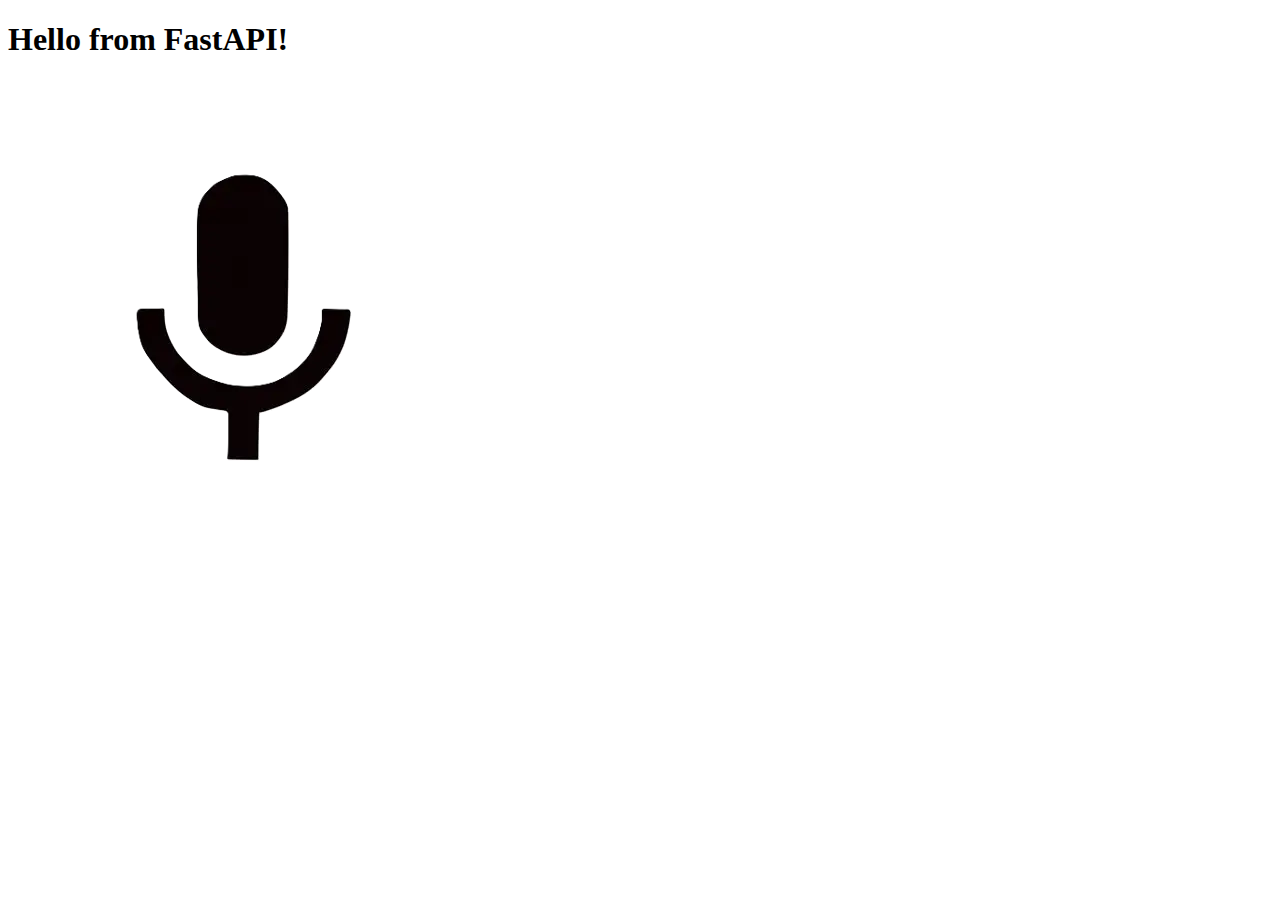
<file: static/index.html>
<!-- static/index.html -->
<!DOCTYPE html>
<html>
<head>
    <title>Oral Trainer</title>
</head>
<body>
    <h1>Hello from FastAPI!</h1>
    <img src="/static/images/OIP-C.webp" alt="test">
</body>
</html>
</file>
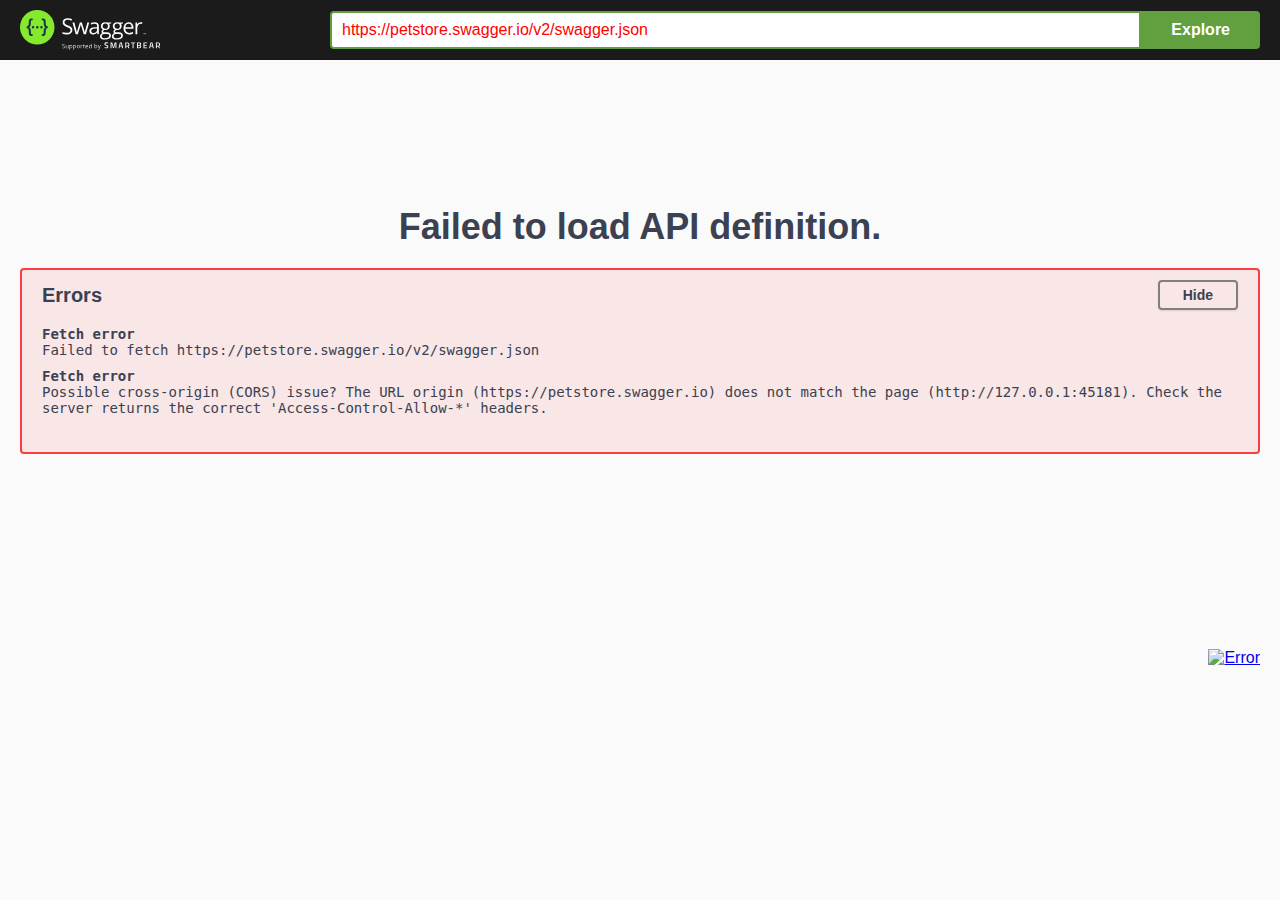
<file: static/dist/index.html>
<!-- HTML for static distribution bundle build -->
<!DOCTYPE html>
<html lang="en">
  <head>
    <meta charset="UTF-8">
    <title>Swagger UI</title>
    <link rel="stylesheet" type="text/css" href="./swagger-ui.css" />
    <link rel="stylesheet" type="text/css" href="index.css" />
    <link rel="icon" type="image/png" href="./favicon-32x32.png" sizes="32x32" />
    <link rel="icon" type="image/png" href="./favicon-16x16.png" sizes="16x16" />
  </head>

  <body>
    <div id="swagger-ui"></div>
    <script src="./swagger-ui-bundle.js" charset="UTF-8"> </script>
    <script src="./swagger-ui-standalone-preset.js" charset="UTF-8"> </script>
    <script src="./swagger-initializer.js" charset="UTF-8"> </script>
  </body>
</html>
</file>
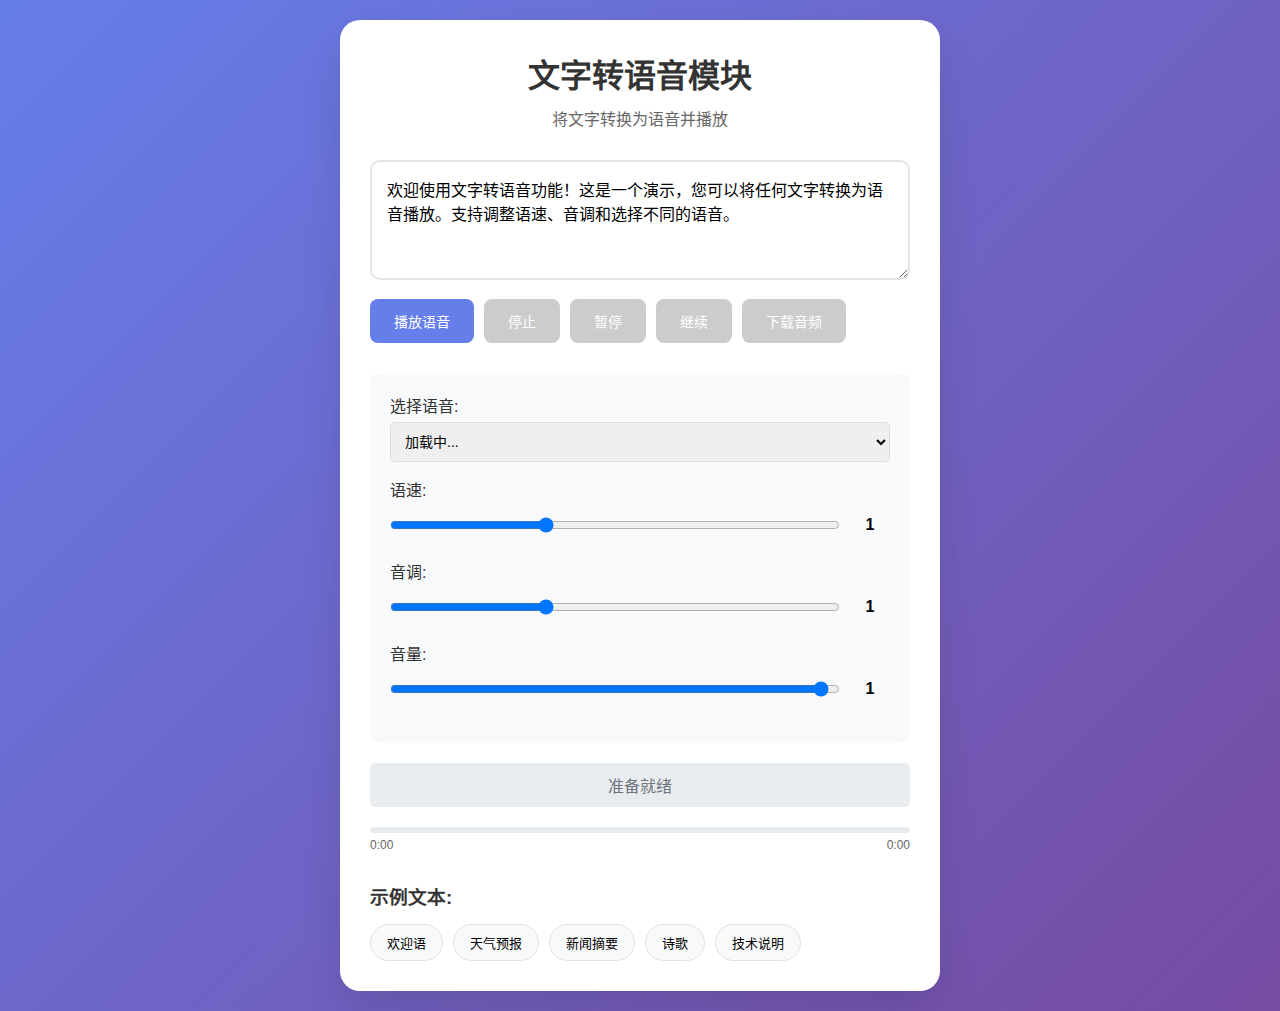
<file: static/liaotian.html>
<!DOCTYPE html>
<html lang="zh-CN">
<head>
    <meta charset="UTF-8">
    <meta name="viewport" content="width=device-width, initial-scale=1.0">
    <title>文字转语音模块</title>
    <style>
        * {
            margin: 0;
            padding: 0;
            box-sizing: border-box;
        }

        body {
            font-family: 'Segoe UI', Tahoma, Geneva, Verdana, sans-serif;
            background: linear-gradient(135deg, #667eea 0%, #764ba2 100%);
            min-height: 100vh;
            display: flex;
            justify-content: center;
            align-items: center;
            padding: 20px;
        }

        .tts-container {
            width: 100%;
            max-width: 600px;
            background: white;
            border-radius: 20px;
            box-shadow: 0 20px 40px rgba(0,0,0,0.1);
            padding: 30px;
        }

        .tts-header {
            text-align: center;
            margin-bottom: 30px;
        }

        .tts-header h1 {
            color: #333;
            margin-bottom: 10px;
        }

        .tts-header p {
            color: #666;
        }

        .text-input-section {
            margin-bottom: 30px;
        }

        .text-input {
            width: 100%;
            height: 120px;
            padding: 15px;
            border: 2px solid #e1e5e9;
            border-radius: 10px;
            font-size: 16px;
            resize: vertical;
            margin-bottom: 15px;
        }

        .text-input:focus {
            outline: none;
            border-color: #667eea;
        }

        .controls-section {
            display: flex;
            gap: 10px;
            margin-bottom: 20px;
            flex-wrap: wrap;
        }

        .btn {
            padding: 12px 24px;
            border: none;
            border-radius: 8px;
            cursor: pointer;
            font-size: 14px;
            transition: all 0.3s;
        }

        .btn-primary {
            background: #667eea;
            color: white;
        }

        .btn-primary:hover {
            background: #5a6fd8;
        }

        .btn-success {
            background: #28a745;
            color: white;
        }

        .btn-success:hover {
            background: #218838;
        }

        .btn-secondary {
            background: #6c757d;
            color: white;
        }

        .btn-secondary:hover {
            background: #5a6268;
        }

        .btn:disabled {
            background: #ccc;
            cursor: not-allowed;
        }

        .voice-controls {
            background: #f8f9fa;
            padding: 20px;
            border-radius: 10px;
            margin-bottom: 20px;
        }

        .control-group {
            margin-bottom: 15px;
        }

        .control-group label {
            display: block;
            margin-bottom: 5px;
            color: #333;
            font-weight: 500;
        }

        .control-group select,
        .control-group input {
            width: 100%;
            padding: 10px;
            border: 1px solid #ddd;
            border-radius: 5px;
            font-size: 14px;
        }

        .range-control {
            display: flex;
            align-items: center;
            gap: 10px;
        }

        .range-control input {
            flex: 1;
        }

        .range-value {
            min-width: 40px;
            text-align: center;
            font-weight: bold;
        }

        .status-section {
            text-align: center;
            margin-bottom: 20px;
        }

        .status {
            padding: 10px;
            border-radius: 5px;
            font-weight: 500;
        }

        .status.idle {
            background: #e9ecef;
            color: #6c757d;
        }

        .status.speaking {
            background: #d4edda;
            color: #155724;
        }

        .status.paused {
            background: #fff3cd;
            color: #856404;
        }

        .playback-controls {
            display: flex;
            justify-content: center;
            gap: 10px;
            margin-bottom: 20px;
        }

        .progress-section {
            margin-bottom: 20px;
        }

        .progress-bar {
            width: 100%;
            height: 6px;
            background: #e9ecef;
            border-radius: 3px;
            overflow: hidden;
        }

        .progress {
            height: 100%;
            background: #667eea;
            width: 0%;
            transition: width 0.1s ease;
        }

        .time-display {
            display: flex;
            justify-content: space-between;
            margin-top: 5px;
            color: #666;
            font-size: 12px;
        }

        .audio-player {
            width: 100%;
            margin-top: 10px;
        }

        .sample-texts {
            margin-top: 30px;
        }

        .sample-texts h3 {
            margin-bottom: 15px;
            color: #333;
        }

        .sample-buttons {
            display: flex;
            gap: 10px;
            flex-wrap: wrap;
        }

        .sample-btn {
            padding: 8px 16px;
            background: #f8f9fa;
            border: 1px solid #dee2e6;
            border-radius: 20px;
            cursor: pointer;
            font-size: 13px;
            transition: all 0.3s;
        }

        .sample-btn:hover {
            background: #667eea;
            color: white;
            border-color: #667eea;
        }
    </style>
</head>
<body>
    <div class="tts-container">
        <div class="tts-header">
            <h1>文字转语音模块</h1>
            <p>将文字转换为语音并播放</p>
        </div>

        <div class="text-input-section">
            <textarea class="text-input" placeholder="请输入要转换为语音的文字..." id="textInput">
欢迎使用文字转语音功能！这是一个演示，您可以将任何文字转换为语音播放。支持调整语速、音调和选择不同的语音。
            </textarea>
            <div class="controls-section">
                <button class="btn btn-primary" onclick="speakText()" id="speakBtn">播放语音</button>
                <button class="btn btn-success" onclick="stopSpeaking()" id="stopBtn" disabled>停止</button>
                <button class="btn btn-secondary" onclick="pauseSpeaking()" id="pauseBtn" disabled>暂停</button>
                <button class="btn btn-secondary" onclick="resumeSpeaking()" id="resumeBtn" disabled>继续</button>
                <button class="btn btn-secondary" onclick="downloadAudio()" id="downloadBtn" disabled>下载音频</button>
            </div>
        </div>

        <div class="voice-controls">
            <div class="control-group">
                <label for="voiceSelect">选择语音:</label>
                <select id="voiceSelect" onchange="updateVoice()">
                    <option value="">加载中...</option>
                </select>
            </div>
            
            <div class="control-group">
                <label for="rateControl">语速:</label>
                <div class="range-control">
                    <input type="range" id="rateControl" min="0.5" max="2" step="0.1" value="1" oninput="updateRate()">
                    <span class="range-value" id="rateValue">1.0</span>
                </div>
            </div>
            
            <div class="control-group">
                <label for="pitchControl">音调:</label>
                <div class="range-control">
                    <input type="range" id="pitchControl" min="0.5" max="2" step="0.1" value="1" oninput="updatePitch()">
                    <span class="range-value" id="pitchValue">1.0</span>
                </div>
            </div>
            
            <div class="control-group">
                <label for="volumeControl">音量:</label>
                <div class="range-control">
                    <input type="range" id="volumeControl" min="0" max="1" step="0.1" value="1" oninput="updateVolume()">
                    <span class="range-value" id="volumeValue">1.0</span>
                </div>
            </div>
        </div>

        <div class="status-section">
            <div class="status idle" id="status">准备就绪</div>
        </div>

        <div class="progress-section">
            <div class="progress-bar">
                <div class="progress" id="progressBar"></div>
            </div>
            <div class="time-display">
                <span id="currentTime">0:00</span>
                <span id="totalTime">0:00</span>
            </div>
        </div>

        <audio class="audio-player" id="audioPlayer" controls style="display: none;"></audio>

        <div class="sample-texts">
            <h3>示例文本:</h3>
            <div class="sample-buttons">
                <button class="sample-btn" onclick="loadSampleText(0)">欢迎语</button>
                <button class="sample-btn" onclick="loadSampleText(1)">天气预报</button>
                <button class="sample-btn" onclick="loadSampleText(2)">新闻摘要</button>
                <button class="sample-btn" onclick="loadSampleText(3)">诗歌</button>
                <button class="sample-btn" onclick="loadSampleText(4)">技术说明</button>
            </div>
        </div>
    </div>

    <script>
        class TextToSpeech {
            constructor() {
                this.synthesis = window.speechSynthesis;
                this.utterance = null;
                this.isSpeaking = false;
                this.isPaused = false;
                this.audioContext = null;
                this.mediaRecorder = null;
                this.recordedChunks = [];
                this.audioBlob = null;
                
                this.init();
            }

            async init() {
                await this.loadVoices();
                this.setupEventListeners();
                this.updateUI();
            }

            loadVoices() {
                return new Promise((resolve) => {
                    // 语音加载完成时的回调
                    const checkVoices = () => {
                        const voices = this.synthesis.getVoices();
                        if (voices.length > 0) {
                            this.populateVoiceList(voices);
                            resolve();
                        }
                    };

                    // 立即检查一次
                    checkVoices();
                    
                    // 有些浏览器需要等待voiceschanged事件
                    if (speechSynthesis.onvoiceschanged !== undefined) {
                        speechSynthesis.onvoiceschanged = checkVoices;
                    }
                });
            }

            populateVoiceList(voices) {
                const voiceSelect = document.getElementById('voiceSelect');
                voiceSelect.innerHTML = '';
                
                // 筛选中文语音
                const chineseVoices = voices.filter(voice => 
                    voice.lang.includes('zh') || voice.lang.includes('cn')
                );
                
                const otherVoices = voices.filter(voice => 
                    !voice.lang.includes('zh') && !voice.lang.includes('cn')
                );

                if (chineseVoices.length > 0) {
                    const chineseGroup = document.createElement('optgroup');
                    chineseGroup.label = '中文语音';
                    chineseVoices.forEach(voice => {
                        const option = document.createElement('option');
                        option.value = voice.name;
                        option.textContent = `${voice.name} (${voice.lang})`;
                        chineseGroup.appendChild(option);
                    });
                    voiceSelect.appendChild(chineseGroup);
                }

                if (otherVoices.length > 0) {
                    const otherGroup = document.createElement('optgroup');
                    otherGroup.label = '其他语音';
                    otherVoices.forEach(voice => {
                        const option = document.createElement('option');
                        option.value = voice.name;
                        option.textContent = `${voice.name} (${voice.lang})`;
                        otherGroup.appendChild(option);
                    });
                    voiceSelect.appendChild(otherGroup);
                }

                // 默认选择第一个中文语音
                if (chineseVoices.length > 0) {
                    voiceSelect.value = chineseVoices[0].name;
                }
            }

            setupEventListeners() {
                // 监听语音合成事件
                this.synthesis.addEventListener('voiceschanged', () => {
                    this.loadVoices();
                });
            }

            speak(text) {
                if (this.isSpeaking) {
                    this.stop();
                }

                this.utterance = new SpeechSynthesisUtterance(text);
                
                // 设置语音参数
                const selectedVoice = document.getElementById('voiceSelect').value;
                const voices = this.synthesis.getVoices();
                const voice = voices.find(v => v.name === selectedVoice);
                
                if (voice) {
                    this.utterance.voice = voice;
                }
                
                this.utterance.rate = parseFloat(document.getElementById('rateControl').value);
                this.utterance.pitch = parseFloat(document.getElementById('pitchControl').value);
                this.utterance.volume = parseFloat(document.getElementById('volumeControl').value);

                // 事件监听
                this.utterance.onstart = () => {
                    this.isSpeaking = true;
                    this.isPaused = false;
                    this.updateUI();
                    this.updateStatus('语音播放中...', 'speaking');
                };

                this.utterance.onend = () => {
                    this.isSpeaking = false;
                    this.isPaused = false;
                    this.updateUI();
                    this.updateStatus('播放完成', 'idle');
                };

                this.utterance.onerror = (event) => {
                    console.error('语音合成错误:', event);
                    this.isSpeaking = false;
                    this.isPaused = false;
                    this.updateUI();
                    this.updateStatus('播放出错', 'idle');
                };

                this.utterance.onpause = () => {
                    this.isPaused = true;
                    this.updateUI();
                    this.updateStatus('已暂停', 'paused');
                };

                this.utterance.onresume = () => {
                    this.isPaused = false;
                    this.updateUI();
                    this.updateStatus('语音播放中...', 'speaking');
                };

                // 开始播放
                this.synthesis.speak(this.utterance);
            }

            stop() {
                if (this.synthesis.speaking) {
                    this.synthesis.cancel();
                    this.isSpeaking = false;
                    this.isPaused = false;
                    this.updateUI();
                    this.updateStatus('已停止', 'idle');
                }
            }

            pause() {
                if (this.synthesis.speaking && !this.isPaused) {
                    this.synthesis.pause();
                    this.isPaused = true;
                    this.updateUI();
                }
            }

            resume() {
                if (this.synthesis.speaking && this.isPaused) {
                    this.synthesis.resume();
                    this.isPaused = false;
                    this.updateUI();
                }
            }

            updateUI() {
                const speakBtn = document.getElementById('speakBtn');
                const stopBtn = document.getElementById('stopBtn');
                const pauseBtn = document.getElementById('pauseBtn');
                const resumeBtn = document.getElementById('resumeBtn');
                const downloadBtn = document.getElementById('downloadBtn');

                speakBtn.disabled = this.isSpeaking && !this.isPaused;
                stopBtn.disabled = !this.isSpeaking;
                pauseBtn.disabled = !this.isSpeaking || this.isPaused;
                resumeBtn.disabled = !this.isSpeaking || !this.isPaused;
                downloadBtn.disabled = !this.audioBlob;
            }

            updateStatus(message, type) {
                const statusElement = document.getElementById('status');
                statusElement.textContent = message;
                statusElement.className = `status ${type}`;
            }

            async downloadAudio() {
                if (!this.audioBlob) {
                    alert('请先播放语音以生成音频文件');
                    return;
                }

                const url = URL.createObjectURL(this.audioBlob);
                const a = document.createElement('a');
                a.href = url;
                a.download = `tts-${new Date().getTime()}.wav`;
                document.body.appendChild(a);
                a.click();
                document.body.removeChild(a);
                URL.revokeObjectURL(url);
            }

            // 模拟从后端接收文字并转换为语音
            async simulateBackendResponse(text) {
                return new Promise((resolve) => {
                    setTimeout(() => {
                        resolve({
                            text_response: text,
                            // 在实际应用中，这里可能是后端返回的其他数据
                            // 我们直接使用前端的TTS功能
                        });
                    }, 500);
                });
            }
        }

        // 创建TTS实例
        const tts = new TextToSpeech();

        // 全局函数供HTML调用
        function speakText() {
            const text = document.getElementById('textInput').value.trim();
            if (!text) {
                alert('请输入要转换为语音的文字');
                return;
            }
            tts.speak(text);
        }

        function stopSpeaking() {
            tts.stop();
        }

        function pauseSpeaking() {
            tts.pause();
        }

        function resumeSpeaking() {
            tts.resume();
        }

        function downloadAudio() {
            tts.downloadAudio();
        }

        function updateVoice() {
            if (tts.isSpeaking) {
                // 如果正在播放，重新播放以应用新的语音设置
                const text = document.getElementById('textInput').value;
                tts.stop();
                setTimeout(() => tts.speak(text), 100);
            }
        }

        function updateRate() {
            const value = document.getElementById('rateControl').value;
            document.getElementById('rateValue').textContent = value;
            if (tts.isSpeaking && tts.utterance) {
                tts.utterance.rate = parseFloat(value);
            }
        }

        function updatePitch() {
            const value = document.getElementById('pitchControl').value;
            document.getElementById('pitchValue').textContent = value;
            if (tts.isSpeaking && tts.utterance) {
                tts.utterance.pitch = parseFloat(value);
            }
        }

        function updateVolume() {
            const value = document.getElementById('volumeControl').value;
            document.getElementById('volumeValue').textContent = value;
            if (tts.isSpeaking && tts.utterance) {
                tts.utterance.volume = parseFloat(value);
            }
        }

        // 示例文本
        const sampleTexts = [
            "欢迎使用智能语音助手！我可以帮助您处理各种任务，回答问题，或者只是陪您聊天。请告诉我您需要什么帮助？",
            "今天天气晴朗，温度在25度左右，微风徐徐，是个出门散步的好天气。建议您穿着轻便的衣物，享受这美好的时光。",
            "最新消息：科技创新大会今日在北京召开，来自全球的专家将讨论人工智能、量子计算等前沿技术。会议将持续三天。",
            "床前明月光，疑是地上霜。举头望明月，低头思故乡。这首古诗表达了游子对家乡的深深思念之情。",
            "人工智能技术正在快速发展，深度学习模型在图像识别、自然语言处理等领域取得了突破性进展。未来充满无限可能。"
        ];

        function loadSampleText(index) {
            if (index >= 0 && index < sampleTexts.length) {
                document.getElementById('textInput').value = sampleTexts[index];
            }
        }

        // 初始化范围控件的显示值
        document.addEventListener('DOMContentLoaded', function() {
            updateRate();
            updatePitch();
            updateVolume();
        });
    </script>
</body>
</html>
</file>
<file: static/dist/swagger-ui.css>
.swagger-ui{color:#3b4151;font-family:sans-serif}.swagger-ui html{line-height:1.15;-ms-text-size-adjust:100%;-webkit-text-size-adjust:100%}.swagger-ui body{margin:0}.swagger-ui article,.swagger-ui aside,.swagger-ui footer,.swagger-ui header,.swagger-ui nav,.swagger-ui section{display:block}.swagger-ui h1{font-size:2em;margin:.67em 0}.swagger-ui figcaption,.swagger-ui figure,.swagger-ui main{display:block}.swagger-ui figure{margin:1em 40px}.swagger-ui hr{box-sizing:content-box;height:0;overflow:visible}.swagger-ui pre{font-family:monospace,monospace;font-size:1em}.swagger-ui a{background-color:transparent;-webkit-text-decoration-skip:objects}.swagger-ui abbr[title]{border-bottom:none;text-decoration:underline;-webkit-text-decoration:underline dotted;text-decoration:underline dotted}.swagger-ui b,.swagger-ui strong{font-weight:inherit;font-weight:bolder}.swagger-ui code,.swagger-ui kbd,.swagger-ui samp{font-family:monospace,monospace;font-size:1em}.swagger-ui dfn{font-style:italic}.swagger-ui mark{background-color:#ff0;color:#000}.swagger-ui small{font-size:80%}.swagger-ui sub,.swagger-ui sup{font-size:75%;line-height:0;position:relative;vertical-align:baseline}.swagger-ui sub{bottom:-.25em}.swagger-ui sup{top:-.5em}.swagger-ui audio,.swagger-ui video{display:inline-block}.swagger-ui audio:not([controls]){display:none;height:0}.swagger-ui img{border-style:none}.swagger-ui svg:not(:root){overflow:hidden}.swagger-ui button,.swagger-ui input,.swagger-ui optgroup,.swagger-ui select,.swagger-ui textarea{font-family:sans-serif;font-size:100%;line-height:1.15;margin:0}.swagger-ui button,.swagger-ui input{overflow:visible}.swagger-ui button,.swagger-ui select{text-transform:none}.swagger-ui [type=reset],.swagger-ui [type=submit],.swagger-ui button,.swagger-ui html [type=button]{-webkit-appearance:button}.swagger-ui [type=button]::-moz-focus-inner,.swagger-ui [type=reset]::-moz-focus-inner,.swagger-ui [type=submit]::-moz-focus-inner,.swagger-ui button::-moz-focus-inner{border-style:none;padding:0}.swagger-ui [type=button]:-moz-focusring,.swagger-ui [type=reset]:-moz-focusring,.swagger-ui [type=submit]:-moz-focusring,.swagger-ui button:-moz-focusring{outline:1px dotted ButtonText}.swagger-ui fieldset{padding:.35em .75em .625em}.swagger-ui legend{box-sizing:border-box;color:inherit;display:table;max-width:100%;padding:0;white-space:normal}.swagger-ui progress{display:inline-block;vertical-align:baseline}.swagger-ui textarea{overflow:auto}.swagger-ui [type=checkbox],.swagger-ui [type=radio]{box-sizing:border-box;padding:0}.swagger-ui [type=number]::-webkit-inner-spin-button,.swagger-ui [type=number]::-webkit-outer-spin-button{height:auto}.swagger-ui [type=search]{-webkit-appearance:textfield;outline-offset:-2px}.swagger-ui [type=search]::-webkit-search-cancel-button,.swagger-ui [type=search]::-webkit-search-decoration{-webkit-appearance:none}.swagger-ui ::-webkit-file-upload-button{-webkit-appearance:button;font:inherit}.swagger-ui details,.swagger-ui menu{display:block}.swagger-ui summary{display:list-item}.swagger-ui canvas{display:inline-block}.swagger-ui [hidden],.swagger-ui template{display:none}.swagger-ui .debug *{outline:1px solid gold}.swagger-ui .debug-white *{outline:1px solid #fff}.swagger-ui .debug-black *{outline:1px solid #000}.swagger-ui .debug-grid{background:transparent url([data-uri]) repeat 0 0}.swagger-ui .debug-grid-16{background:transparent url([data-uri]) repeat 0 0}.swagger-ui .debug-grid-8-solid{background:#fff url([data-uri]) repeat 0 0}.swagger-ui .debug-grid-16-solid{background:#fff url([data-uri]) repeat 0 0}.swagger-ui .border-box,.swagger-ui a,.swagger-ui article,.swagger-ui body,.swagger-ui code,.swagger-ui dd,.swagger-ui div,.swagger-ui dl,.swagger-ui dt,.swagger-ui fieldset,.swagger-ui footer,.swagger-ui form,.swagger-ui h1,.swagger-ui h2,.swagger-ui h3,.swagger-ui h4,.swagger-ui h5,.swagger-ui h6,.swagger-ui header,.swagger-ui html,.swagger-ui input[type=email],.swagger-ui input[type=number],.swagger-ui input[type=password],.swagger-ui input[type=tel],.swagger-ui input[type=text],.swagger-ui input[type=url],.swagger-ui legend,.swagger-ui li,.swagger-ui main,.swagger-ui ol,.swagger-ui p,.swagger-ui pre,.swagger-ui section,.swagger-ui table,.swagger-ui td,.swagger-ui textarea,.swagger-ui th,.swagger-ui tr,.swagger-ui ul{box-sizing:border-box}.swagger-ui .aspect-ratio{height:0;position:relative}.swagger-ui .aspect-ratio--16x9{padding-bottom:56.25%}.swagger-ui .aspect-ratio--9x16{padding-bottom:177.77%}.swagger-ui .aspect-ratio--4x3{padding-bottom:75%}.swagger-ui .aspect-ratio--3x4{padding-bottom:133.33%}.swagger-ui .aspect-ratio--6x4{padding-bottom:66.6%}.swagger-ui .aspect-ratio--4x6{padding-bottom:150%}.swagger-ui .aspect-ratio--8x5{padding-bottom:62.5%}.swagger-ui .aspect-ratio--5x8{padding-bottom:160%}.swagger-ui .aspect-ratio--7x5{padding-bottom:71.42%}.swagger-ui .aspect-ratio--5x7{padding-bottom:140%}.swagger-ui .aspect-ratio--1x1{padding-bottom:100%}.swagger-ui .aspect-ratio--object{bottom:0;height:100%;left:0;position:absolute;right:0;top:0;width:100%;z-index:100}@media screen and (min-width:30em){.swagger-ui .aspect-ratio-ns{height:0;position:relative}.swagger-ui .aspect-ratio--16x9-ns{padding-bottom:56.25%}.swagger-ui .aspect-ratio--9x16-ns{padding-bottom:177.77%}.swagger-ui .aspect-ratio--4x3-ns{padding-bottom:75%}.swagger-ui .aspect-ratio--3x4-ns{padding-bottom:133.33%}.swagger-ui .aspect-ratio--6x4-ns{padding-bottom:66.6%}.swagger-ui .aspect-ratio--4x6-ns{padding-bottom:150%}.swagger-ui .aspect-ratio--8x5-ns{padding-bottom:62.5%}.swagger-ui .aspect-ratio--5x8-ns{padding-bottom:160%}.swagger-ui .aspect-ratio--7x5-ns{padding-bottom:71.42%}.swagger-ui .aspect-ratio--5x7-ns{padding-bottom:140%}.swagger-ui .aspect-ratio--1x1-ns{padding-bottom:100%}.swagger-ui .aspect-ratio--object-ns{bottom:0;height:100%;left:0;position:absolute;right:0;top:0;width:100%;z-index:100}}@media screen and (min-width:30em)and (max-width:60em){.swagger-ui .aspect-ratio-m{height:0;position:relative}.swagger-ui .aspect-ratio--16x9-m{padding-bottom:56.25%}.swagger-ui .aspect-ratio--9x16-m{padding-bottom:177.77%}.swagger-ui .aspect-ratio--4x3-m{padding-bottom:75%}.swagger-ui .aspect-ratio--3x4-m{padding-bottom:133.33%}.swagger-ui .aspect-ratio--6x4-m{padding-bottom:66.6%}.swagger-ui .aspect-ratio--4x6-m{padding-bottom:150%}.swagger-ui .aspect-ratio--8x5-m{padding-bottom:62.5%}.swagger-ui .aspect-ratio--5x8-m{padding-bottom:160%}.swagger-ui .aspect-ratio--7x5-m{padding-bottom:71.42%}.swagger-ui .aspect-ratio--5x7-m{padding-bottom:140%}.swagger-ui .aspect-ratio--1x1-m{padding-bottom:100%}.swagger-ui .aspect-ratio--object-m{bottom:0;height:100%;left:0;position:absolute;right:0;top:0;width:100%;z-index:100}}@media screen and (min-width:60em){.swagger-ui .aspect-ratio-l{height:0;position:relative}.swagger-ui .aspect-ratio--16x9-l{padding-bottom:56.25%}.swagger-ui .aspect-ratio--9x16-l{padding-bottom:177.77%}.swagger-ui .aspect-ratio--4x3-l{padding-bottom:75%}.swagger-ui .aspect-ratio--3x4-l{padding-bottom:133.33%}.swagger-ui .aspect-ratio--6x4-l{padding-bottom:66.6%}.swagger-ui .aspect-ratio--4x6-l{padding-bottom:150%}.swagger-ui .aspect-ratio--8x5-l{padding-bottom:62.5%}.swagger-ui .aspect-ratio--5x8-l{padding-bottom:160%}.swagger-ui .aspect-ratio--7x5-l{padding-bottom:71.42%}.swagger-ui .aspect-ratio--5x7-l{padding-bottom:140%}.swagger-ui .aspect-ratio--1x1-l{padding-bottom:100%}.swagger-ui .aspect-ratio--object-l{bottom:0;height:100%;left:0;position:absolute;right:0;top:0;width:100%;z-index:100}}.swagger-ui img{max-width:100%}.swagger-ui .cover{background-size:cover!important}.swagger-ui .contain{background-size:contain!important}@media screen and (min-width:30em){.swagger-ui .cover-ns{background-size:cover!important}.swagger-ui .contain-ns{background-size:contain!important}}@media screen and (min-width:30em)and (max-width:60em){.swagger-ui .cover-m{background-size:cover!important}.swagger-ui .contain-m{background-size:contain!important}}@media screen and (min-width:60em){.swagger-ui .cover-l{background-size:cover!important}.swagger-ui .contain-l{background-size:contain!important}}.swagger-ui .bg-center{background-position:50%;background-repeat:no-repeat}.swagger-ui .bg-top{background-position:top;background-repeat:no-repeat}.swagger-ui .bg-right{background-position:100%;background-repeat:no-repeat}.swagger-ui .bg-bottom{background-position:bottom;background-repeat:no-repeat}.swagger-ui .bg-left{background-position:0;background-repeat:no-repeat}@media screen and (min-width:30em){.swagger-ui .bg-center-ns{background-position:50%;background-repeat:no-repeat}.swagger-ui .bg-top-ns{background-position:top;background-repeat:no-repeat}.swagger-ui .bg-right-ns{background-position:100%;background-repeat:no-repeat}.swagger-ui .bg-bottom-ns{background-position:bottom;background-repeat:no-repeat}.swagger-ui .bg-left-ns{background-position:0;background-repeat:no-repeat}}@media screen and (min-width:30em)and (max-width:60em){.swagger-ui .bg-center-m{background-position:50%;background-repeat:no-repeat}.swagger-ui .bg-top-m{background-position:top;background-repeat:no-repeat}.swagger-ui .bg-right-m{background-position:100%;background-repeat:no-repeat}.swagger-ui .bg-bottom-m{background-position:bottom;background-repeat:no-repeat}.swagger-ui .bg-left-m{background-position:0;background-repeat:no-repeat}}@media screen and (min-width:60em){.swagger-ui .bg-center-l{background-position:50%;background-repeat:no-repeat}.swagger-ui .bg-top-l{background-position:top;background-repeat:no-repeat}.swagger-ui .bg-right-l{background-position:100%;background-repeat:no-repeat}.swagger-ui .bg-bottom-l{background-position:bottom;background-repeat:no-repeat}.swagger-ui .bg-left-l{background-position:0;background-repeat:no-repeat}}.swagger-ui .outline{outline:1px solid}.swagger-ui .outline-transparent{outline:1px solid transparent}.swagger-ui .outline-0{outline:0}@media screen and (min-width:30em){.swagger-ui .outline-ns{outline:1px solid}.swagger-ui .outline-transparent-ns{outline:1px solid transparent}.swagger-ui .outline-0-ns{outline:0}}@media screen and (min-width:30em)and (max-width:60em){.swagger-ui .outline-m{outline:1px solid}.swagger-ui .outline-transparent-m{outline:1px solid transparent}.swagger-ui .outline-0-m{outline:0}}@media screen and (min-width:60em){.swagger-ui .outline-l{outline:1px solid}.swagger-ui .outline-transparent-l{outline:1px solid transparent}.swagger-ui .outline-0-l{outline:0}}.swagger-ui .ba{border-style:solid;border-width:1px}.swagger-ui .bt{border-top-style:solid;border-top-width:1px}.swagger-ui .br{border-right-style:solid;border-right-width:1px}.swagger-ui .bb{border-bottom-style:solid;border-bottom-width:1px}.swagger-ui .bl{border-left-style:solid;border-left-width:1px}.swagger-ui .bn{border-style:none;border-width:0}@media screen and (min-width:30em){.swagger-ui .ba-ns{border-style:solid;border-width:1px}.swagger-ui .bt-ns{border-top-style:solid;border-top-width:1px}.swagger-ui .br-ns{border-right-style:solid;border-right-width:1px}.swagger-ui .bb-ns{border-bottom-style:solid;border-bottom-width:1px}.swagger-ui .bl-ns{border-left-style:solid;border-left-width:1px}.swagger-ui .bn-ns{border-style:none;border-width:0}}@media screen and (min-width:30em)and (max-width:60em){.swagger-ui .ba-m{border-style:solid;border-width:1px}.swagger-ui .bt-m{border-top-style:solid;border-top-width:1px}.swagger-ui .br-m{border-right-style:solid;border-right-width:1px}.swagger-ui .bb-m{border-bottom-style:solid;border-bottom-width:1px}.swagger-ui .bl-m{border-left-style:solid;border-left-width:1px}.swagger-ui .bn-m{border-style:none;border-width:0}}@media screen and (min-width:60em){.swagger-ui .ba-l{border-style:solid;border-width:1px}.swagger-ui .bt-l{border-top-style:solid;border-top-width:1px}.swagger-ui .br-l{border-right-style:solid;border-right-width:1px}.swagger-ui .bb-l{border-bottom-style:solid;border-bottom-width:1px}.swagger-ui .bl-l{border-left-style:solid;border-left-width:1px}.swagger-ui .bn-l{border-style:none;border-width:0}}.swagger-ui .b--black{border-color:#000}.swagger-ui .b--near-black{border-color:#111}.swagger-ui .b--dark-gray{border-color:#333}.swagger-ui .b--mid-gray{border-color:#555}.swagger-ui .b--gray{border-color:#777}.swagger-ui .b--silver{border-color:#999}.swagger-ui .b--light-silver{border-color:#aaa}.swagger-ui .b--moon-gray{border-color:#ccc}.swagger-ui .b--light-gray{border-color:#eee}.swagger-ui .b--near-white{border-color:#f4f4f4}.swagger-ui .b--white{border-color:#fff}.swagger-ui .b--white-90{border-color:hsla(0,0%,100%,.9)}.swagger-ui .b--white-80{border-color:hsla(0,0%,100%,.8)}.swagger-ui .b--white-70{border-color:hsla(0,0%,100%,.7)}.swagger-ui .b--white-60{border-color:hsla(0,0%,100%,.6)}.swagger-ui .b--white-50{border-color:hsla(0,0%,100%,.5)}.swagger-ui .b--white-40{border-color:hsla(0,0%,100%,.4)}.swagger-ui .b--white-30{border-color:hsla(0,0%,100%,.3)}.swagger-ui .b--white-20{border-color:hsla(0,0%,100%,.2)}.swagger-ui .b--white-10{border-color:hsla(0,0%,100%,.1)}.swagger-ui .b--white-05{border-color:hsla(0,0%,100%,.05)}.swagger-ui .b--white-025{border-color:hsla(0,0%,100%,.025)}.swagger-ui .b--white-0125{border-color:hsla(0,0%,100%,.013)}.swagger-ui .b--black-90{border-color:rgba(0,0,0,.9)}.swagger-ui .b--black-80{border-color:rgba(0,0,0,.8)}.swagger-ui .b--black-70{border-color:rgba(0,0,0,.7)}.swagger-ui .b--black-60{border-color:rgba(0,0,0,.6)}.swagger-ui .b--black-50{border-color:rgba(0,0,0,.5)}.swagger-ui .b--black-40{border-color:rgba(0,0,0,.4)}.swagger-ui .b--black-30{border-color:rgba(0,0,0,.3)}.swagger-ui .b--black-20{border-color:rgba(0,0,0,.2)}.swagger-ui .b--black-10{border-color:rgba(0,0,0,.1)}.swagger-ui .b--black-05{border-color:rgba(0,0,0,.05)}.swagger-ui .b--black-025{border-color:rgba(0,0,0,.025)}.swagger-ui .b--black-0125{border-color:rgba(0,0,0,.013)}.swagger-ui .b--dark-red{border-color:#e7040f}.swagger-ui .b--red{border-color:#ff4136}.swagger-ui .b--light-red{border-color:#ff725c}.swagger-ui .b--orange{border-color:#ff6300}.swagger-ui .b--gold{border-color:#ffb700}.swagger-ui .b--yellow{border-color:gold}.swagger-ui .b--light-yellow{border-color:#fbf1a9}.swagger-ui .b--purple{border-color:#5e2ca5}.swagger-ui .b--light-purple{border-color:#a463f2}.swagger-ui .b--dark-pink{border-color:#d5008f}.swagger-ui .b--hot-pink{border-color:#ff41b4}.swagger-ui .b--pink{border-color:#ff80cc}.swagger-ui .b--light-pink{border-color:#ffa3d7}.swagger-ui .b--dark-green{border-color:#137752}.swagger-ui .b--green{border-color:#19a974}.swagger-ui .b--light-green{border-color:#9eebcf}.swagger-ui .b--navy{border-color:#001b44}.swagger-ui .b--dark-blue{border-color:#00449e}.swagger-ui .b--blue{border-color:#357edd}.swagger-ui .b--light-blue{border-color:#96ccff}.swagger-ui .b--lightest-blue{border-color:#cdecff}.swagger-ui .b--washed-blue{border-color:#f6fffe}.swagger-ui .b--washed-green{border-color:#e8fdf5}.swagger-ui .b--washed-yellow{border-color:#fffceb}.swagger-ui .b--washed-red{border-color:#ffdfdf}.swagger-ui .b--transparent{border-color:transparent}.swagger-ui .b--inherit{border-color:inherit}.swagger-ui .br0{border-radius:0}.swagger-ui .br1{border-radius:.125rem}.swagger-ui .br2{border-radius:.25rem}.swagger-ui .br3{border-radius:.5rem}.swagger-ui .br4{border-radius:1rem}.swagger-ui .br-100{border-radius:100%}.swagger-ui .br-pill{border-radius:9999px}.swagger-ui .br--bottom{border-top-left-radius:0;border-top-right-radius:0}.swagger-ui .br--top{border-bottom-left-radius:0;border-bottom-right-radius:0}.swagger-ui .br--right{border-bottom-left-radius:0;border-top-left-radius:0}.swagger-ui .br--left{border-bottom-right-radius:0;border-top-right-radius:0}@media screen and (min-width:30em){.swagger-ui .br0-ns{border-radius:0}.swagger-ui .br1-ns{border-radius:.125rem}.swagger-ui .br2-ns{border-radius:.25rem}.swagger-ui .br3-ns{border-radius:.5rem}.swagger-ui .br4-ns{border-radius:1rem}.swagger-ui .br-100-ns{border-radius:100%}.swagger-ui .br-pill-ns{border-radius:9999px}.swagger-ui .br--bottom-ns{border-top-left-radius:0;border-top-right-radius:0}.swagger-ui .br--top-ns{border-bottom-left-radius:0;border-bottom-right-radius:0}.swagger-ui .br--right-ns{border-bottom-left-radius:0;border-top-left-radius:0}.swagger-ui .br--left-ns{border-bottom-right-radius:0;border-top-right-radius:0}}@media screen and (min-width:30em)and (max-width:60em){.swagger-ui .br0-m{border-radius:0}.swagger-ui .br1-m{border-radius:.125rem}.swagger-ui .br2-m{border-radius:.25rem}.swagger-ui .br3-m{border-radius:.5rem}.swagger-ui .br4-m{border-radius:1rem}.swagger-ui .br-100-m{border-radius:100%}.swagger-ui .br-pill-m{border-radius:9999px}.swagger-ui .br--bottom-m{border-top-left-radius:0;border-top-right-radius:0}.swagger-ui .br--top-m{border-bottom-left-radius:0;border-bottom-right-radius:0}.swagger-ui .br--right-m{border-bottom-left-radius:0;border-top-left-radius:0}.swagger-ui .br--left-m{border-bottom-right-radius:0;border-top-right-radius:0}}@media screen and (min-width:60em){.swagger-ui .br0-l{border-radius:0}.swagger-ui .br1-l{border-radius:.125rem}.swagger-ui .br2-l{border-radius:.25rem}.swagger-ui .br3-l{border-radius:.5rem}.swagger-ui .br4-l{border-radius:1rem}.swagger-ui .br-100-l{border-radius:100%}.swagger-ui .br-pill-l{border-radius:9999px}.swagger-ui .br--bottom-l{border-top-left-radius:0;border-top-right-radius:0}.swagger-ui .br--top-l{border-bottom-left-radius:0;border-bottom-right-radius:0}.swagger-ui .br--right-l{border-bottom-left-radius:0;border-top-left-radius:0}.swagger-ui .br--left-l{border-bottom-right-radius:0;border-top-right-radius:0}}.swagger-ui .b--dotted{border-style:dotted}.swagger-ui .b--dashed{border-style:dashed}.swagger-ui .b--solid{border-style:solid}.swagger-ui .b--none{border-style:none}@media screen and (min-width:30em){.swagger-ui .b--dotted-ns{border-style:dotted}.swagger-ui .b--dashed-ns{border-style:dashed}.swagger-ui .b--solid-ns{border-style:solid}.swagger-ui .b--none-ns{border-style:none}}@media screen and (min-width:30em)and (max-width:60em){.swagger-ui .b--dotted-m{border-style:dotted}.swagger-ui .b--dashed-m{border-style:dashed}.swagger-ui .b--solid-m{border-style:solid}.swagger-ui .b--none-m{border-style:none}}@media screen and (min-width:60em){.swagger-ui .b--dotted-l{border-style:dotted}.swagger-ui .b--dashed-l{border-style:dashed}.swagger-ui .b--solid-l{border-style:solid}.swagger-ui .b--none-l{border-style:none}}.swagger-ui .bw0{border-width:0}.swagger-ui .bw1{border-width:.125rem}.swagger-ui .bw2{border-width:.25rem}.swagger-ui .bw3{border-width:.5rem}.swagger-ui .bw4{border-width:1rem}.swagger-ui .bw5{border-width:2rem}.swagger-ui .bt-0{border-top-width:0}.swagger-ui .br-0{border-right-width:0}.swagger-ui .bb-0{border-bottom-width:0}.swagger-ui .bl-0{border-left-width:0}@media screen and (min-width:30em){.swagger-ui .bw0-ns{border-width:0}.swagger-ui .bw1-ns{border-width:.125rem}.swagger-ui .bw2-ns{border-width:.25rem}.swagger-ui .bw3-ns{border-width:.5rem}.swagger-ui .bw4-ns{border-width:1rem}.swagger-ui .bw5-ns{border-width:2rem}.swagger-ui .bt-0-ns{border-top-width:0}.swagger-ui .br-0-ns{border-right-width:0}.swagger-ui .bb-0-ns{border-bottom-width:0}.swagger-ui .bl-0-ns{border-left-width:0}}@media screen and (min-width:30em)and (max-width:60em){.swagger-ui .bw0-m{border-width:0}.swagger-ui .bw1-m{border-width:.125rem}.swagger-ui .bw2-m{border-width:.25rem}.swagger-ui .bw3-m{border-width:.5rem}.swagger-ui .bw4-m{border-width:1rem}.swagger-ui .bw5-m{border-width:2rem}.swagger-ui .bt-0-m{border-top-width:0}.swagger-ui .br-0-m{border-right-width:0}.swagger-ui .bb-0-m{border-bottom-width:0}.swagger-ui .bl-0-m{border-left-width:0}}@media screen and (min-width:60em){.swagger-ui .bw0-l{border-width:0}.swagger-ui .bw1-l{border-width:.125rem}.swagger-ui .bw2-l{border-width:.25rem}.swagger-ui .bw3-l{border-width:.5rem}.swagger-ui .bw4-l{border-width:1rem}.swagger-ui .bw5-l{border-width:2rem}.swagger-ui .bt-0-l{border-top-width:0}.swagger-ui .br-0-l{border-right-width:0}.swagger-ui .bb-0-l{border-bottom-width:0}.swagger-ui .bl-0-l{border-left-width:0}}.swagger-ui .shadow-1{box-shadow:0 0 4px 2px rgba(0,0,0,.2)}.swagger-ui .shadow-2{box-shadow:0 0 8px 2px rgba(0,0,0,.2)}.swagger-ui .shadow-3{box-shadow:2px 2px 4px 2px rgba(0,0,0,.2)}.swagger-ui .shadow-4{box-shadow:2px 2px 8px 0 rgba(0,0,0,.2)}.swagger-ui .shadow-5{box-shadow:4px 4px 8px 0 rgba(0,0,0,.2)}@media screen and (min-width:30em){.swagger-ui .shadow-1-ns{box-shadow:0 0 4px 2px rgba(0,0,0,.2)}.swagger-ui .shadow-2-ns{box-shadow:0 0 8px 2px rgba(0,0,0,.2)}.swagger-ui .shadow-3-ns{box-shadow:2px 2px 4px 2px rgba(0,0,0,.2)}.swagger-ui .shadow-4-ns{box-shadow:2px 2px 8px 0 rgba(0,0,0,.2)}.swagger-ui .shadow-5-ns{box-shadow:4px 4px 8px 0 rgba(0,0,0,.2)}}@media screen and (min-width:30em)and (max-width:60em){.swagger-ui .shadow-1-m{box-shadow:0 0 4px 2px rgba(0,0,0,.2)}.swagger-ui .shadow-2-m{box-shadow:0 0 8px 2px rgba(0,0,0,.2)}.swagger-ui .shadow-3-m{box-shadow:2px 2px 4px 2px rgba(0,0,0,.2)}.swagger-ui .shadow-4-m{box-shadow:2px 2px 8px 0 rgba(0,0,0,.2)}.swagger-ui .shadow-5-m{box-shadow:4px 4px 8px 0 rgba(0,0,0,.2)}}@media screen and (min-width:60em){.swagger-ui .shadow-1-l{box-shadow:0 0 4px 2px rgba(0,0,0,.2)}.swagger-ui .shadow-2-l{box-shadow:0 0 8px 2px rgba(0,0,0,.2)}.swagger-ui .shadow-3-l{box-shadow:2px 2px 4px 2px rgba(0,0,0,.2)}.swagger-ui .shadow-4-l{box-shadow:2px 2px 8px 0 rgba(0,0,0,.2)}.swagger-ui .shadow-5-l{box-shadow:4px 4px 8px 0 rgba(0,0,0,.2)}}.swagger-ui .pre{overflow-x:auto;overflow-y:hidden;overflow:scroll}.swagger-ui .top-0{top:0}.swagger-ui .right-0{right:0}.swagger-ui .bottom-0{bottom:0}.swagger-ui .left-0{left:0}.swagger-ui .top-1{top:1rem}.swagger-ui .right-1{right:1rem}.swagger-ui .bottom-1{bottom:1rem}.swagger-ui .left-1{left:1rem}.swagger-ui .top-2{top:2rem}.swagger-ui .right-2{right:2rem}.swagger-ui .bottom-2{bottom:2rem}.swagger-ui .left-2{left:2rem}.swagger-ui .top--1{top:-1rem}.swagger-ui .right--1{right:-1rem}.swagger-ui .bottom--1{bottom:-1rem}.swagger-ui .left--1{left:-1rem}.swagger-ui .top--2{top:-2rem}.swagger-ui .right--2{right:-2rem}.swagger-ui .bottom--2{bottom:-2rem}.swagger-ui .left--2{left:-2rem}.swagger-ui .absolute--fill{bottom:0;left:0;right:0;top:0}@media screen and (min-width:30em){.swagger-ui .top-0-ns{top:0}.swagger-ui .left-0-ns{left:0}.swagger-ui .right-0-ns{right:0}.swagger-ui .bottom-0-ns{bottom:0}.swagger-ui .top-1-ns{top:1rem}.swagger-ui .left-1-ns{left:1rem}.swagger-ui .right-1-ns{right:1rem}.swagger-ui .bottom-1-ns{bottom:1rem}.swagger-ui .top-2-ns{top:2rem}.swagger-ui .left-2-ns{left:2rem}.swagger-ui .right-2-ns{right:2rem}.swagger-ui .bottom-2-ns{bottom:2rem}.swagger-ui .top--1-ns{top:-1rem}.swagger-ui .right--1-ns{right:-1rem}.swagger-ui .bottom--1-ns{bottom:-1rem}.swagger-ui .left--1-ns{left:-1rem}.swagger-ui .top--2-ns{top:-2rem}.swagger-ui .right--2-ns{right:-2rem}.swagger-ui .bottom--2-ns{bottom:-2rem}.swagger-ui .left--2-ns{left:-2rem}.swagger-ui .absolute--fill-ns{bottom:0;left:0;right:0;top:0}}@media screen and (min-width:30em)and (max-width:60em){.swagger-ui .top-0-m{top:0}.swagger-ui .left-0-m{left:0}.swagger-ui .right-0-m{right:0}.swagger-ui .bottom-0-m{bottom:0}.swagger-ui .top-1-m{top:1rem}.swagger-ui .left-1-m{left:1rem}.swagger-ui .right-1-m{right:1rem}.swagger-ui .bottom-1-m{bottom:1rem}.swagger-ui .top-2-m{top:2rem}.swagger-ui .left-2-m{left:2rem}.swagger-ui .right-2-m{right:2rem}.swagger-ui .bottom-2-m{bottom:2rem}.swagger-ui .top--1-m{top:-1rem}.swagger-ui .right--1-m{right:-1rem}.swagger-ui .bottom--1-m{bottom:-1rem}.swagger-ui .left--1-m{left:-1rem}.swagger-ui .top--2-m{top:-2rem}.swagger-ui .right--2-m{right:-2rem}.swagger-ui .bottom--2-m{bottom:-2rem}.swagger-ui .left--2-m{left:-2rem}.swagger-ui .absolute--fill-m{bottom:0;left:0;right:0;top:0}}@media screen and (min-width:60em){.swagger-ui .top-0-l{top:0}.swagger-ui .left-0-l{left:0}.swagger-ui .right-0-l{right:0}.swagger-ui .bottom-0-l{bottom:0}.swagger-ui .top-1-l{top:1rem}.swagger-ui .left-1-l{left:1rem}.swagger-ui .right-1-l{right:1rem}.swagger-ui .bottom-1-l{bottom:1rem}.swagger-ui .top-2-l{top:2rem}.swagger-ui .left-2-l{left:2rem}.swagger-ui .right-2-l{right:2rem}.swagger-ui .bottom-2-l{bottom:2rem}.swagger-ui .top--1-l{top:-1rem}.swagger-ui .right--1-l{right:-1rem}.swagger-ui .bottom--1-l{bottom:-1rem}.swagger-ui .left--1-l{left:-1rem}.swagger-ui .top--2-l{top:-2rem}.swagger-ui .right--2-l{right:-2rem}.swagger-ui .bottom--2-l{bottom:-2rem}.swagger-ui .left--2-l{left:-2rem}.swagger-ui .absolute--fill-l{bottom:0;left:0;right:0;top:0}}.swagger-ui .cf:after,.swagger-ui .cf:before{content:" ";display:table}.swagger-ui .cf:after{clear:both}.swagger-ui .cf{zoom:1}.swagger-ui .cl{clear:left}.swagger-ui .cr{clear:right}.swagger-ui .cb{clear:both}.swagger-ui .cn{clear:none}@media screen and (min-width:30em){.swagger-ui .cl-ns{clear:left}.swagger-ui .cr-ns{clear:right}.swagger-ui .cb-ns{clear:both}.swagger-ui .cn-ns{clear:none}}@media screen and (min-width:30em)and (max-width:60em){.swagger-ui .cl-m{clear:left}.swagger-ui .cr-m{clear:right}.swagger-ui .cb-m{clear:both}.swagger-ui .cn-m{clear:none}}@media screen and (min-width:60em){.swagger-ui .cl-l{clear:left}.swagger-ui .cr-l{clear:right}.swagger-ui .cb-l{clear:both}.swagger-ui .cn-l{clear:none}}.swagger-ui .flex{display:flex}.swagger-ui .inline-flex{display:inline-flex}.swagger-ui .flex-auto{flex:1 1 auto;min-height:0;min-width:0}.swagger-ui .flex-none{flex:none}.swagger-ui .flex-column{flex-direction:column}.swagger-ui .flex-row{flex-direction:row}.swagger-ui .flex-wrap{flex-wrap:wrap}.swagger-ui .flex-nowrap{flex-wrap:nowrap}.swagger-ui .flex-wrap-reverse{flex-wrap:wrap-reverse}.swagger-ui .flex-column-reverse{flex-direction:column-reverse}.swagger-ui .flex-row-reverse{flex-direction:row-reverse}.swagger-ui .items-start{align-items:flex-start}.swagger-ui .items-end{align-items:flex-end}.swagger-ui .items-center{align-items:center}.swagger-ui .items-baseline{align-items:baseline}.swagger-ui .items-stretch{align-items:stretch}.swagger-ui .self-start{align-self:flex-start}.swagger-ui .self-end{align-self:flex-end}.swagger-ui .self-center{align-self:center}.swagger-ui .self-baseline{align-self:baseline}.swagger-ui .self-stretch{align-self:stretch}.swagger-ui .justify-start{justify-content:flex-start}.swagger-ui .justify-end{justify-content:flex-end}.swagger-ui .justify-center{justify-content:center}.swagger-ui .justify-between{justify-content:space-between}.swagger-ui .justify-around{justify-content:space-around}.swagger-ui .content-start{align-content:flex-start}.swagger-ui .content-end{align-content:flex-end}.swagger-ui .content-center{align-content:center}.swagger-ui .content-between{align-content:space-between}.swagger-ui .content-around{align-content:space-around}.swagger-ui .content-stretch{align-content:stretch}.swagger-ui .order-0{order:0}.swagger-ui .order-1{order:1}.swagger-ui .order-2{order:2}.swagger-ui .order-3{order:3}.swagger-ui .order-4{order:4}.swagger-ui .order-5{order:5}.swagger-ui .order-6{order:6}.swagger-ui .order-7{order:7}.swagger-ui .order-8{order:8}.swagger-ui .order-last{order:99999}.swagger-ui .flex-grow-0{flex-grow:0}.swagger-ui .flex-grow-1{flex-grow:1}.swagger-ui .flex-shrink-0{flex-shrink:0}.swagger-ui .flex-shrink-1{flex-shrink:1}@media screen and (min-width:30em){.swagger-ui .flex-ns{display:flex}.swagger-ui .inline-flex-ns{display:inline-flex}.swagger-ui .flex-auto-ns{flex:1 1 auto;min-height:0;min-width:0}.swagger-ui .flex-none-ns{flex:none}.swagger-ui .flex-column-ns{flex-direction:column}.swagger-ui .flex-row-ns{flex-direction:row}.swagger-ui .flex-wrap-ns{flex-wrap:wrap}.swagger-ui .flex-nowrap-ns{flex-wrap:nowrap}.swagger-ui .flex-wrap-reverse-ns{flex-wrap:wrap-reverse}.swagger-ui .flex-column-reverse-ns{flex-direction:column-reverse}.swagger-ui .flex-row-reverse-ns{flex-direction:row-reverse}.swagger-ui .items-start-ns{align-items:flex-start}.swagger-ui .items-end-ns{align-items:flex-end}.swagger-ui .items-center-ns{align-items:center}.swagger-ui .items-baseline-ns{align-items:baseline}.swagger-ui .items-stretch-ns{align-items:stretch}.swagger-ui .self-start-ns{align-self:flex-start}.swagger-ui .self-end-ns{align-self:flex-end}.swagger-ui .self-center-ns{align-self:center}.swagger-ui .self-baseline-ns{align-self:baseline}.swagger-ui .self-stretch-ns{align-self:stretch}.swagger-ui .justify-start-ns{justify-content:flex-start}.swagger-ui .justify-end-ns{justify-content:flex-end}.swagger-ui .justify-center-ns{justify-content:center}.swagger-ui .justify-between-ns{justify-content:space-between}.swagger-ui .justify-around-ns{justify-content:space-around}.swagger-ui .content-start-ns{align-content:flex-start}.swagger-ui .content-end-ns{align-content:flex-end}.swagger-ui .content-center-ns{align-content:center}.swagger-ui .content-between-ns{align-content:space-between}.swagger-ui .content-around-ns{align-content:space-around}.swagger-ui .content-stretch-ns{align-content:stretch}.swagger-ui .order-0-ns{order:0}.swagger-ui .order-1-ns{order:1}.swagger-ui .order-2-ns{order:2}.swagger-ui .order-3-ns{order:3}.swagger-ui .order-4-ns{order:4}.swagger-ui .order-5-ns{order:5}.swagger-ui .order-6-ns{order:6}.swagger-ui .order-7-ns{order:7}.swagger-ui .order-8-ns{order:8}.swagger-ui .order-last-ns{order:99999}.swagger-ui .flex-grow-0-ns{flex-grow:0}.swagger-ui .flex-grow-1-ns{flex-grow:1}.swagger-ui .flex-shrink-0-ns{flex-shrink:0}.swagger-ui .flex-shrink-1-ns{flex-shrink:1}}@media screen and (min-width:30em)and (max-width:60em){.swagger-ui .flex-m{display:flex}.swagger-ui .inline-flex-m{display:inline-flex}.swagger-ui .flex-auto-m{flex:1 1 auto;min-height:0;min-width:0}.swagger-ui .flex-none-m{flex:none}.swagger-ui .flex-column-m{flex-direction:column}.swagger-ui .flex-row-m{flex-direction:row}.swagger-ui .flex-wrap-m{flex-wrap:wrap}.swagger-ui .flex-nowrap-m{flex-wrap:nowrap}.swagger-ui .flex-wrap-reverse-m{flex-wrap:wrap-reverse}.swagger-ui .flex-column-reverse-m{flex-direction:column-reverse}.swagger-ui .flex-row-reverse-m{flex-direction:row-reverse}.swagger-ui .items-start-m{align-items:flex-start}.swagger-ui .items-end-m{align-items:flex-end}.swagger-ui .items-center-m{align-items:center}.swagger-ui .items-baseline-m{align-items:baseline}.swagger-ui .items-stretch-m{align-items:stretch}.swagger-ui .self-start-m{align-self:flex-start}.swagger-ui .self-end-m{align-self:flex-end}.swagger-ui .self-center-m{align-self:center}.swagger-ui .self-baseline-m{align-self:baseline}.swagger-ui .self-stretch-m{align-self:stretch}.swagger-ui .justify-start-m{justify-content:flex-start}.swagger-ui .justify-end-m{justify-content:flex-end}.swagger-ui .justify-center-m{justify-content:center}.swagger-ui .justify-between-m{justify-content:space-between}.swagger-ui .justify-around-m{justify-content:space-around}.swagger-ui .content-start-m{align-content:flex-start}.swagger-ui .content-end-m{align-content:flex-end}.swagger-ui .content-center-m{align-content:center}.swagger-ui .content-between-m{align-content:space-between}.swagger-ui .content-around-m{align-content:space-around}.swagger-ui .content-stretch-m{align-content:stretch}.swagger-ui .order-0-m{order:0}.swagger-ui .order-1-m{order:1}.swagger-ui .order-2-m{order:2}.swagger-ui .order-3-m{order:3}.swagger-ui .order-4-m{order:4}.swagger-ui .order-5-m{order:5}.swagger-ui .order-6-m{order:6}.swagger-ui .order-7-m{order:7}.swagger-ui .order-8-m{order:8}.swagger-ui .order-last-m{order:99999}.swagger-ui .flex-grow-0-m{flex-grow:0}.swagger-ui .flex-grow-1-m{flex-grow:1}.swagger-ui .flex-shrink-0-m{flex-shrink:0}.swagger-ui .flex-shrink-1-m{flex-shrink:1}}@media screen and (min-width:60em){.swagger-ui .flex-l{display:flex}.swagger-ui .inline-flex-l{display:inline-flex}.swagger-ui .flex-auto-l{flex:1 1 auto;min-height:0;min-width:0}.swagger-ui .flex-none-l{flex:none}.swagger-ui .flex-column-l{flex-direction:column}.swagger-ui .flex-row-l{flex-direction:row}.swagger-ui .flex-wrap-l{flex-wrap:wrap}.swagger-ui .flex-nowrap-l{flex-wrap:nowrap}.swagger-ui .flex-wrap-reverse-l{flex-wrap:wrap-reverse}.swagger-ui .flex-column-reverse-l{flex-direction:column-reverse}.swagger-ui .flex-row-reverse-l{flex-direction:row-reverse}.swagger-ui .items-start-l{align-items:flex-start}.swagger-ui .items-end-l{align-items:flex-end}.swagger-ui .items-center-l{align-items:center}.swagger-ui .items-baseline-l{align-items:baseline}.swagger-ui .items-stretch-l{align-items:stretch}.swagger-ui .self-start-l{align-self:flex-start}.swagger-ui .self-end-l{align-self:flex-end}.swagger-ui .self-center-l{align-self:center}.swagger-ui .self-baseline-l{align-self:baseline}.swagger-ui .self-stretch-l{align-self:stretch}.swagger-ui .justify-start-l{justify-content:flex-start}.swagger-ui .justify-end-l{justify-content:flex-end}.swagger-ui .justify-center-l{justify-content:center}.swagger-ui .justify-between-l{justify-content:space-between}.swagger-ui .justify-around-l{justify-content:space-around}.swagger-ui .content-start-l{align-content:flex-start}.swagger-ui .content-end-l{align-content:flex-end}.swagger-ui .content-center-l{align-content:center}.swagger-ui .content-between-l{align-content:space-between}.swagger-ui .content-around-l{align-content:space-around}.swagger-ui .content-stretch-l{align-content:stretch}.swagger-ui .order-0-l{order:0}.swagger-ui .order-1-l{order:1}.swagger-ui .order-2-l{order:2}.swagger-ui .order-3-l{order:3}.swagger-ui .order-4-l{order:4}.swagger-ui .order-5-l{order:5}.swagger-ui .order-6-l{order:6}.swagger-ui .order-7-l{order:7}.swagger-ui .order-8-l{order:8}.swagger-ui .order-last-l{order:99999}.swagger-ui .flex-grow-0-l{flex-grow:0}.swagger-ui .flex-grow-1-l{flex-grow:1}.swagger-ui .flex-shrink-0-l{flex-shrink:0}.swagger-ui .flex-shrink-1-l{flex-shrink:1}}.swagger-ui .dn{display:none}.swagger-ui .di{display:inline}.swagger-ui .db{display:block}.swagger-ui .dib{display:inline-block}.swagger-ui .dit{display:inline-table}.swagger-ui .dt{display:table}.swagger-ui .dtc{display:table-cell}.swagger-ui .dt-row{display:table-row}.swagger-ui .dt-row-group{display:table-row-group}.swagger-ui .dt-column{display:table-column}.swagger-ui .dt-column-group{display:table-column-group}.swagger-ui .dt--fixed{table-layout:fixed;width:100%}@media screen and (min-width:30em){.swagger-ui .dn-ns{display:none}.swagger-ui .di-ns{display:inline}.swagger-ui .db-ns{display:block}.swagger-ui .dib-ns{display:inline-block}.swagger-ui .dit-ns{display:inline-table}.swagger-ui .dt-ns{display:table}.swagger-ui .dtc-ns{display:table-cell}.swagger-ui .dt-row-ns{display:table-row}.swagger-ui .dt-row-group-ns{display:table-row-group}.swagger-ui .dt-column-ns{display:table-column}.swagger-ui .dt-column-group-ns{display:table-column-group}.swagger-ui .dt--fixed-ns{table-layout:fixed;width:100%}}@media screen and (min-width:30em)and (max-width:60em){.swagger-ui .dn-m{display:none}.swagger-ui .di-m{display:inline}.swagger-ui .db-m{display:block}.swagger-ui .dib-m{display:inline-block}.swagger-ui .dit-m{display:inline-table}.swagger-ui .dt-m{display:table}.swagger-ui .dtc-m{display:table-cell}.swagger-ui .dt-row-m{display:table-row}.swagger-ui .dt-row-group-m{display:table-row-group}.swagger-ui .dt-column-m{display:table-column}.swagger-ui .dt-column-group-m{display:table-column-group}.swagger-ui .dt--fixed-m{table-layout:fixed;width:100%}}@media screen and (min-width:60em){.swagger-ui .dn-l{display:none}.swagger-ui .di-l{display:inline}.swagger-ui .db-l{display:block}.swagger-ui .dib-l{display:inline-block}.swagger-ui .dit-l{display:inline-table}.swagger-ui .dt-l{display:table}.swagger-ui .dtc-l{display:table-cell}.swagger-ui .dt-row-l{display:table-row}.swagger-ui .dt-row-group-l{display:table-row-group}.swagger-ui .dt-column-l{display:table-column}.swagger-ui .dt-column-group-l{display:table-column-group}.swagger-ui .dt--fixed-l{table-layout:fixed;width:100%}}.swagger-ui .fl{_display:inline;float:left}.swagger-ui .fr{_display:inline;float:right}.swagger-ui .fn{float:none}@media screen and (min-width:30em){.swagger-ui .fl-ns{_display:inline;float:left}.swagger-ui .fr-ns{_display:inline;float:right}.swagger-ui .fn-ns{float:none}}@media screen and (min-width:30em)and (max-width:60em){.swagger-ui .fl-m{_display:inline;float:left}.swagger-ui .fr-m{_display:inline;float:right}.swagger-ui .fn-m{float:none}}@media screen and (min-width:60em){.swagger-ui .fl-l{_display:inline;float:left}.swagger-ui .fr-l{_display:inline;float:right}.swagger-ui .fn-l{float:none}}.swagger-ui .sans-serif{font-family:-apple-system,BlinkMacSystemFont,avenir next,avenir,helvetica,helvetica neue,ubuntu,roboto,noto,segoe ui,arial,sans-serif}.swagger-ui .serif{font-family:georgia,serif}.swagger-ui .system-sans-serif{font-family:sans-serif}.swagger-ui .system-serif{font-family:serif}.swagger-ui .code,.swagger-ui code{font-family:Consolas,monaco,monospace}.swagger-ui .courier{font-family:Courier Next,courier,monospace}.swagger-ui .helvetica{font-family:helvetica neue,helvetica,sans-serif}.swagger-ui .avenir{font-family:avenir next,avenir,sans-serif}.swagger-ui .athelas{font-family:athelas,georgia,serif}.swagger-ui .georgia{font-family:georgia,serif}.swagger-ui .times{font-family:times,serif}.swagger-ui .bodoni{font-family:Bodoni MT,serif}.swagger-ui .calisto{font-family:Calisto MT,serif}.swagger-ui .garamond{font-family:garamond,serif}.swagger-ui .baskerville{font-family:baskerville,serif}.swagger-ui .i{font-style:italic}.swagger-ui .fs-normal{font-style:normal}@media screen and (min-width:30em){.swagger-ui .i-ns{font-style:italic}.swagger-ui .fs-normal-ns{font-style:normal}}@media screen and (min-width:30em)and (max-width:60em){.swagger-ui .i-m{font-style:italic}.swagger-ui .fs-normal-m{font-style:normal}}@media screen and (min-width:60em){.swagger-ui .i-l{font-style:italic}.swagger-ui .fs-normal-l{font-style:normal}}.swagger-ui .normal{font-weight:400}.swagger-ui .b{font-weight:700}.swagger-ui .fw1{font-weight:100}.swagger-ui .fw2{font-weight:200}.swagger-ui .fw3{font-weight:300}.swagger-ui .fw4{font-weight:400}.swagger-ui .fw5{font-weight:500}.swagger-ui .fw6{font-weight:600}.swagger-ui .fw7{font-weight:700}.swagger-ui .fw8{font-weight:800}.swagger-ui .fw9{font-weight:900}@media screen and (min-width:30em){.swagger-ui .normal-ns{font-weight:400}.swagger-ui .b-ns{font-weight:700}.swagger-ui .fw1-ns{font-weight:100}.swagger-ui .fw2-ns{font-weight:200}.swagger-ui .fw3-ns{font-weight:300}.swagger-ui .fw4-ns{font-weight:400}.swagger-ui .fw5-ns{font-weight:500}.swagger-ui .fw6-ns{font-weight:600}.swagger-ui .fw7-ns{font-weight:700}.swagger-ui .fw8-ns{font-weight:800}.swagger-ui .fw9-ns{font-weight:900}}@media screen and (min-width:30em)and (max-width:60em){.swagger-ui .normal-m{font-weight:400}.swagger-ui .b-m{font-weight:700}.swagger-ui .fw1-m{font-weight:100}.swagger-ui .fw2-m{font-weight:200}.swagger-ui .fw3-m{font-weight:300}.swagger-ui .fw4-m{font-weight:400}.swagger-ui .fw5-m{font-weight:500}.swagger-ui .fw6-m{font-weight:600}.swagger-ui .fw7-m{font-weight:700}.swagger-ui .fw8-m{font-weight:800}.swagger-ui .fw9-m{font-weight:900}}@media screen and (min-width:60em){.swagger-ui .normal-l{font-weight:400}.swagger-ui .b-l{font-weight:700}.swagger-ui .fw1-l{font-weight:100}.swagger-ui .fw2-l{font-weight:200}.swagger-ui .fw3-l{font-weight:300}.swagger-ui .fw4-l{font-weight:400}.swagger-ui .fw5-l{font-weight:500}.swagger-ui .fw6-l{font-weight:600}.swagger-ui .fw7-l{font-weight:700}.swagger-ui .fw8-l{font-weight:800}.swagger-ui .fw9-l{font-weight:900}}.swagger-ui .input-reset{-webkit-appearance:none;-moz-appearance:none}.swagger-ui .button-reset::-moz-focus-inner,.swagger-ui .input-reset::-moz-focus-inner{border:0;padding:0}.swagger-ui .h1{height:1rem}.swagger-ui .h2{height:2rem}.swagger-ui .h3{height:4rem}.swagger-ui .h4{height:8rem}.swagger-ui .h5{height:16rem}.swagger-ui .h-25{height:25%}.swagger-ui .h-50{height:50%}.swagger-ui .h-75{height:75%}.swagger-ui .h-100{height:100%}.swagger-ui .min-h-100{min-height:100%}.swagger-ui .vh-25{height:25vh}.swagger-ui .vh-50{height:50vh}.swagger-ui .vh-75{height:75vh}.swagger-ui .vh-100{height:100vh}.swagger-ui .min-vh-100{min-height:100vh}.swagger-ui .h-auto{height:auto}.swagger-ui .h-inherit{height:inherit}@media screen and (min-width:30em){.swagger-ui .h1-ns{height:1rem}.swagger-ui .h2-ns{height:2rem}.swagger-ui .h3-ns{height:4rem}.swagger-ui .h4-ns{height:8rem}.swagger-ui .h5-ns{height:16rem}.swagger-ui .h-25-ns{height:25%}.swagger-ui .h-50-ns{height:50%}.swagger-ui .h-75-ns{height:75%}.swagger-ui .h-100-ns{height:100%}.swagger-ui .min-h-100-ns{min-height:100%}.swagger-ui .vh-25-ns{height:25vh}.swagger-ui .vh-50-ns{height:50vh}.swagger-ui .vh-75-ns{height:75vh}.swagger-ui .vh-100-ns{height:100vh}.swagger-ui .min-vh-100-ns{min-height:100vh}.swagger-ui .h-auto-ns{height:auto}.swagger-ui .h-inherit-ns{height:inherit}}@media screen and (min-width:30em)and (max-width:60em){.swagger-ui .h1-m{height:1rem}.swagger-ui .h2-m{height:2rem}.swagger-ui .h3-m{height:4rem}.swagger-ui .h4-m{height:8rem}.swagger-ui .h5-m{height:16rem}.swagger-ui .h-25-m{height:25%}.swagger-ui .h-50-m{height:50%}.swagger-ui .h-75-m{height:75%}.swagger-ui .h-100-m{height:100%}.swagger-ui .min-h-100-m{min-height:100%}.swagger-ui .vh-25-m{height:25vh}.swagger-ui .vh-50-m{height:50vh}.swagger-ui .vh-75-m{height:75vh}.swagger-ui .vh-100-m{height:100vh}.swagger-ui .min-vh-100-m{min-height:100vh}.swagger-ui .h-auto-m{height:auto}.swagger-ui .h-inherit-m{height:inherit}}@media screen and (min-width:60em){.swagger-ui .h1-l{height:1rem}.swagger-ui .h2-l{height:2rem}.swagger-ui .h3-l{height:4rem}.swagger-ui .h4-l{height:8rem}.swagger-ui .h5-l{height:16rem}.swagger-ui .h-25-l{height:25%}.swagger-ui .h-50-l{height:50%}.swagger-ui .h-75-l{height:75%}.swagger-ui .h-100-l{height:100%}.swagger-ui .min-h-100-l{min-height:100%}.swagger-ui .vh-25-l{height:25vh}.swagger-ui .vh-50-l{height:50vh}.swagger-ui .vh-75-l{height:75vh}.swagger-ui .vh-100-l{height:100vh}.swagger-ui .min-vh-100-l{min-height:100vh}.swagger-ui .h-auto-l{height:auto}.swagger-ui .h-inherit-l{height:inherit}}.swagger-ui .tracked{letter-spacing:.1em}.swagger-ui .tracked-tight{letter-spacing:-.05em}.swagger-ui .tracked-mega{letter-spacing:.25em}@media screen and (min-width:30em){.swagger-ui .tracked-ns{letter-spacing:.1em}.swagger-ui .tracked-tight-ns{letter-spacing:-.05em}.swagger-ui .tracked-mega-ns{letter-spacing:.25em}}@media screen and (min-width:30em)and (max-width:60em){.swagger-ui .tracked-m{letter-spacing:.1em}.swagger-ui .tracked-tight-m{letter-spacing:-.05em}.swagger-ui .tracked-mega-m{letter-spacing:.25em}}@media screen and (min-width:60em){.swagger-ui .tracked-l{letter-spacing:.1em}.swagger-ui .tracked-tight-l{letter-spacing:-.05em}.swagger-ui .tracked-mega-l{letter-spacing:.25em}}.swagger-ui .lh-solid{line-height:1}.swagger-ui .lh-title{line-height:1.25}.swagger-ui .lh-copy{line-height:1.5}@media screen and (min-width:30em){.swagger-ui .lh-solid-ns{line-height:1}.swagger-ui .lh-title-ns{line-height:1.25}.swagger-ui .lh-copy-ns{line-height:1.5}}@media screen and (min-width:30em)and (max-width:60em){.swagger-ui .lh-solid-m{line-height:1}.swagger-ui .lh-title-m{line-height:1.25}.swagger-ui .lh-copy-m{line-height:1.5}}@media screen and (min-width:60em){.swagger-ui .lh-solid-l{line-height:1}.swagger-ui .lh-title-l{line-height:1.25}.swagger-ui .lh-copy-l{line-height:1.5}}.swagger-ui .link{-webkit-text-decoration:none;text-decoration:none}.swagger-ui .link,.swagger-ui .link:active,.swagger-ui .link:focus,.swagger-ui .link:hover,.swagger-ui .link:link,.swagger-ui .link:visited{transition:color .15s ease-in}.swagger-ui .link:focus{outline:1px dotted currentColor}.swagger-ui .list{list-style-type:none}.swagger-ui .mw-100{max-width:100%}.swagger-ui .mw1{max-width:1rem}.swagger-ui .mw2{max-width:2rem}.swagger-ui .mw3{max-width:4rem}.swagger-ui .mw4{max-width:8rem}.swagger-ui .mw5{max-width:16rem}.swagger-ui .mw6{max-width:32rem}.swagger-ui .mw7{max-width:48rem}.swagger-ui .mw8{max-width:64rem}.swagger-ui .mw9{max-width:96rem}.swagger-ui .mw-none{max-width:none}@media screen and (min-width:30em){.swagger-ui .mw-100-ns{max-width:100%}.swagger-ui .mw1-ns{max-width:1rem}.swagger-ui .mw2-ns{max-width:2rem}.swagger-ui .mw3-ns{max-width:4rem}.swagger-ui .mw4-ns{max-width:8rem}.swagger-ui .mw5-ns{max-width:16rem}.swagger-ui .mw6-ns{max-width:32rem}.swagger-ui .mw7-ns{max-width:48rem}.swagger-ui .mw8-ns{max-width:64rem}.swagger-ui .mw9-ns{max-width:96rem}.swagger-ui .mw-none-ns{max-width:none}}@media screen and (min-width:30em)and (max-width:60em){.swagger-ui .mw-100-m{max-width:100%}.swagger-ui .mw1-m{max-width:1rem}.swagger-ui .mw2-m{max-width:2rem}.swagger-ui .mw3-m{max-width:4rem}.swagger-ui .mw4-m{max-width:8rem}.swagger-ui .mw5-m{max-width:16rem}.swagger-ui .mw6-m{max-width:32rem}.swagger-ui .mw7-m{max-width:48rem}.swagger-ui .mw8-m{max-width:64rem}.swagger-ui .mw9-m{max-width:96rem}.swagger-ui .mw-none-m{max-width:none}}@media screen and (min-width:60em){.swagger-ui .mw-100-l{max-width:100%}.swagger-ui .mw1-l{max-width:1rem}.swagger-ui .mw2-l{max-width:2rem}.swagger-ui .mw3-l{max-width:4rem}.swagger-ui .mw4-l{max-width:8rem}.swagger-ui .mw5-l{max-width:16rem}.swagger-ui .mw6-l{max-width:32rem}.swagger-ui .mw7-l{max-width:48rem}.swagger-ui .mw8-l{max-width:64rem}.swagger-ui .mw9-l{max-width:96rem}.swagger-ui .mw-none-l{max-width:none}}.swagger-ui .w1{width:1rem}.swagger-ui .w2{width:2rem}.swagger-ui .w3{width:4rem}.swagger-ui .w4{width:8rem}.swagger-ui .w5{width:16rem}.swagger-ui .w-10{width:10%}.swagger-ui .w-20{width:20%}.swagger-ui .w-25{width:25%}.swagger-ui .w-30{width:30%}.swagger-ui .w-33{width:33%}.swagger-ui .w-34{width:34%}.swagger-ui .w-40{width:40%}.swagger-ui .w-50{width:50%}.swagger-ui .w-60{width:60%}.swagger-ui .w-70{width:70%}.swagger-ui .w-75{width:75%}.swagger-ui .w-80{width:80%}.swagger-ui .w-90{width:90%}.swagger-ui .w-100{width:100%}.swagger-ui .w-third{width:33.3333333333%}.swagger-ui .w-two-thirds{width:66.6666666667%}.swagger-ui .w-auto{width:auto}@media screen and (min-width:30em){.swagger-ui .w1-ns{width:1rem}.swagger-ui .w2-ns{width:2rem}.swagger-ui .w3-ns{width:4rem}.swagger-ui .w4-ns{width:8rem}.swagger-ui .w5-ns{width:16rem}.swagger-ui .w-10-ns{width:10%}.swagger-ui .w-20-ns{width:20%}.swagger-ui .w-25-ns{width:25%}.swagger-ui .w-30-ns{width:30%}.swagger-ui .w-33-ns{width:33%}.swagger-ui .w-34-ns{width:34%}.swagger-ui .w-40-ns{width:40%}.swagger-ui .w-50-ns{width:50%}.swagger-ui .w-60-ns{width:60%}.swagger-ui .w-70-ns{width:70%}.swagger-ui .w-75-ns{width:75%}.swagger-ui .w-80-ns{width:80%}.swagger-ui .w-90-ns{width:90%}.swagger-ui .w-100-ns{width:100%}.swagger-ui .w-third-ns{width:33.3333333333%}.swagger-ui .w-two-thirds-ns{width:66.6666666667%}.swagger-ui .w-auto-ns{width:auto}}@media screen and (min-width:30em)and (max-width:60em){.swagger-ui .w1-m{width:1rem}.swagger-ui .w2-m{width:2rem}.swagger-ui .w3-m{width:4rem}.swagger-ui .w4-m{width:8rem}.swagger-ui .w5-m{width:16rem}.swagger-ui .w-10-m{width:10%}.swagger-ui .w-20-m{width:20%}.swagger-ui .w-25-m{width:25%}.swagger-ui .w-30-m{width:30%}.swagger-ui .w-33-m{width:33%}.swagger-ui .w-34-m{width:34%}.swagger-ui .w-40-m{width:40%}.swagger-ui .w-50-m{width:50%}.swagger-ui .w-60-m{width:60%}.swagger-ui .w-70-m{width:70%}.swagger-ui .w-75-m{width:75%}.swagger-ui .w-80-m{width:80%}.swagger-ui .w-90-m{width:90%}.swagger-ui .w-100-m{width:100%}.swagger-ui .w-third-m{width:33.3333333333%}.swagger-ui .w-two-thirds-m{width:66.6666666667%}.swagger-ui .w-auto-m{width:auto}}@media screen and (min-width:60em){.swagger-ui .w1-l{width:1rem}.swagger-ui .w2-l{width:2rem}.swagger-ui .w3-l{width:4rem}.swagger-ui .w4-l{width:8rem}.swagger-ui .w5-l{width:16rem}.swagger-ui .w-10-l{width:10%}.swagger-ui .w-20-l{width:20%}.swagger-ui .w-25-l{width:25%}.swagger-ui .w-30-l{width:30%}.swagger-ui .w-33-l{width:33%}.swagger-ui .w-34-l{width:34%}.swagger-ui .w-40-l{width:40%}.swagger-ui .w-50-l{width:50%}.swagger-ui .w-60-l{width:60%}.swagger-ui .w-70-l{width:70%}.swagger-ui .w-75-l{width:75%}.swagger-ui .w-80-l{width:80%}.swagger-ui .w-90-l{width:90%}.swagger-ui .w-100-l{width:100%}.swagger-ui .w-third-l{width:33.3333333333%}.swagger-ui .w-two-thirds-l{width:66.6666666667%}.swagger-ui .w-auto-l{width:auto}}.swagger-ui .overflow-visible{overflow:visible}.swagger-ui .overflow-hidden{overflow:hidden}.swagger-ui .overflow-scroll{overflow:scroll}.swagger-ui .overflow-auto{overflow:auto}.swagger-ui .overflow-x-visible{overflow-x:visible}.swagger-ui .overflow-x-hidden{overflow-x:hidden}.swagger-ui .overflow-x-scroll{overflow-x:scroll}.swagger-ui .overflow-x-auto{overflow-x:auto}.swagger-ui .overflow-y-visible{overflow-y:visible}.swagger-ui .overflow-y-hidden{overflow-y:hidden}.swagger-ui .overflow-y-scroll{overflow-y:scroll}.swagger-ui .overflow-y-auto{overflow-y:auto}@media screen and (min-width:30em){.swagger-ui .overflow-visible-ns{overflow:visible}.swagger-ui .overflow-hidden-ns{overflow:hidden}.swagger-ui .overflow-scroll-ns{overflow:scroll}.swagger-ui .overflow-auto-ns{overflow:auto}.swagger-ui .overflow-x-visible-ns{overflow-x:visible}.swagger-ui .overflow-x-hidden-ns{overflow-x:hidden}.swagger-ui .overflow-x-scroll-ns{overflow-x:scroll}.swagger-ui .overflow-x-auto-ns{overflow-x:auto}.swagger-ui .overflow-y-visible-ns{overflow-y:visible}.swagger-ui .overflow-y-hidden-ns{overflow-y:hidden}.swagger-ui .overflow-y-scroll-ns{overflow-y:scroll}.swagger-ui .overflow-y-auto-ns{overflow-y:auto}}@media screen and (min-width:30em)and (max-width:60em){.swagger-ui .overflow-visible-m{overflow:visible}.swagger-ui .overflow-hidden-m{overflow:hidden}.swagger-ui .overflow-scroll-m{overflow:scroll}.swagger-ui .overflow-auto-m{overflow:auto}.swagger-ui .overflow-x-visible-m{overflow-x:visible}.swagger-ui .overflow-x-hidden-m{overflow-x:hidden}.swagger-ui .overflow-x-scroll-m{overflow-x:scroll}.swagger-ui .overflow-x-auto-m{overflow-x:auto}.swagger-ui .overflow-y-visible-m{overflow-y:visible}.swagger-ui .overflow-y-hidden-m{overflow-y:hidden}.swagger-ui .overflow-y-scroll-m{overflow-y:scroll}.swagger-ui .overflow-y-auto-m{overflow-y:auto}}@media screen and (min-width:60em){.swagger-ui .overflow-visible-l{overflow:visible}.swagger-ui .overflow-hidden-l{overflow:hidden}.swagger-ui .overflow-scroll-l{overflow:scroll}.swagger-ui .overflow-auto-l{overflow:auto}.swagger-ui .overflow-x-visible-l{overflow-x:visible}.swagger-ui .overflow-x-hidden-l{overflow-x:hidden}.swagger-ui .overflow-x-scroll-l{overflow-x:scroll}.swagger-ui .overflow-x-auto-l{overflow-x:auto}.swagger-ui .overflow-y-visible-l{overflow-y:visible}.swagger-ui .overflow-y-hidden-l{overflow-y:hidden}.swagger-ui .overflow-y-scroll-l{overflow-y:scroll}.swagger-ui .overflow-y-auto-l{overflow-y:auto}}.swagger-ui .static{position:static}.swagger-ui .relative{position:relative}.swagger-ui .absolute{position:absolute}.swagger-ui .fixed{position:fixed}@media screen and (min-width:30em){.swagger-ui .static-ns{position:static}.swagger-ui .relative-ns{position:relative}.swagger-ui .absolute-ns{position:absolute}.swagger-ui .fixed-ns{position:fixed}}@media screen and (min-width:30em)and (max-width:60em){.swagger-ui .static-m{position:static}.swagger-ui .relative-m{position:relative}.swagger-ui .absolute-m{position:absolute}.swagger-ui .fixed-m{position:fixed}}@media screen and (min-width:60em){.swagger-ui .static-l{position:static}.swagger-ui .relative-l{position:relative}.swagger-ui .absolute-l{position:absolute}.swagger-ui .fixed-l{position:fixed}}.swagger-ui .o-100{opacity:1}.swagger-ui .o-90{opacity:.9}.swagger-ui .o-80{opacity:.8}.swagger-ui .o-70{opacity:.7}.swagger-ui .o-60{opacity:.6}.swagger-ui .o-50{opacity:.5}.swagger-ui .o-40{opacity:.4}.swagger-ui .o-30{opacity:.3}.swagger-ui .o-20{opacity:.2}.swagger-ui .o-10{opacity:.1}.swagger-ui .o-05{opacity:.05}.swagger-ui .o-025{opacity:.025}.swagger-ui .o-0{opacity:0}.swagger-ui .rotate-45{transform:rotate(45deg)}.swagger-ui .rotate-90{transform:rotate(90deg)}.swagger-ui .rotate-135{transform:rotate(135deg)}.swagger-ui .rotate-180{transform:rotate(180deg)}.swagger-ui .rotate-225{transform:rotate(225deg)}.swagger-ui .rotate-270{transform:rotate(270deg)}.swagger-ui .rotate-315{transform:rotate(315deg)}@media screen and (min-width:30em){.swagger-ui .rotate-45-ns{transform:rotate(45deg)}.swagger-ui .rotate-90-ns{transform:rotate(90deg)}.swagger-ui .rotate-135-ns{transform:rotate(135deg)}.swagger-ui .rotate-180-ns{transform:rotate(180deg)}.swagger-ui .rotate-225-ns{transform:rotate(225deg)}.swagger-ui .rotate-270-ns{transform:rotate(270deg)}.swagger-ui .rotate-315-ns{transform:rotate(315deg)}}@media screen and (min-width:30em)and (max-width:60em){.swagger-ui .rotate-45-m{transform:rotate(45deg)}.swagger-ui .rotate-90-m{transform:rotate(90deg)}.swagger-ui .rotate-135-m{transform:rotate(135deg)}.swagger-ui .rotate-180-m{transform:rotate(180deg)}.swagger-ui .rotate-225-m{transform:rotate(225deg)}.swagger-ui .rotate-270-m{transform:rotate(270deg)}.swagger-ui .rotate-315-m{transform:rotate(315deg)}}@media screen and (min-width:60em){.swagger-ui .rotate-45-l{transform:rotate(45deg)}.swagger-ui .rotate-90-l{transform:rotate(90deg)}.swagger-ui .rotate-135-l{transform:rotate(135deg)}.swagger-ui .rotate-180-l{transform:rotate(180deg)}.swagger-ui .rotate-225-l{transform:rotate(225deg)}.swagger-ui .rotate-270-l{transform:rotate(270deg)}.swagger-ui .rotate-315-l{transform:rotate(315deg)}}.swagger-ui .black-90{color:rgba(0,0,0,.9)}.swagger-ui .black-80{color:rgba(0,0,0,.8)}.swagger-ui .black-70{color:rgba(0,0,0,.7)}.swagger-ui .black-60{color:rgba(0,0,0,.6)}.swagger-ui .black-50{color:rgba(0,0,0,.5)}.swagger-ui .black-40{color:rgba(0,0,0,.4)}.swagger-ui .black-30{color:rgba(0,0,0,.3)}.swagger-ui .black-20{color:rgba(0,0,0,.2)}.swagger-ui .black-10{color:rgba(0,0,0,.1)}.swagger-ui .black-05{color:rgba(0,0,0,.05)}.swagger-ui .white-90{color:hsla(0,0%,100%,.9)}.swagger-ui .white-80{color:hsla(0,0%,100%,.8)}.swagger-ui .white-70{color:hsla(0,0%,100%,.7)}.swagger-ui .white-60{color:hsla(0,0%,100%,.6)}.swagger-ui .white-50{color:hsla(0,0%,100%,.5)}.swagger-ui .white-40{color:hsla(0,0%,100%,.4)}.swagger-ui .white-30{color:hsla(0,0%,100%,.3)}.swagger-ui .white-20{color:hsla(0,0%,100%,.2)}.swagger-ui .white-10{color:hsla(0,0%,100%,.1)}.swagger-ui .black{color:#000}.swagger-ui .near-black{color:#111}.swagger-ui .dark-gray{color:#333}.swagger-ui .mid-gray{color:#555}.swagger-ui .gray{color:#777}.swagger-ui .silver{color:#999}.swagger-ui .light-silver{color:#aaa}.swagger-ui .moon-gray{color:#ccc}.swagger-ui .light-gray{color:#eee}.swagger-ui .near-white{color:#f4f4f4}.swagger-ui .white{color:#fff}.swagger-ui .dark-red{color:#e7040f}.swagger-ui .red{color:#ff4136}.swagger-ui .light-red{color:#ff725c}.swagger-ui .orange{color:#ff6300}.swagger-ui .gold{color:#ffb700}.swagger-ui .yellow{color:gold}.swagger-ui .light-yellow{color:#fbf1a9}.swagger-ui .purple{color:#5e2ca5}.swagger-ui .light-purple{color:#a463f2}.swagger-ui .dark-pink{color:#d5008f}.swagger-ui .hot-pink{color:#ff41b4}.swagger-ui .pink{color:#ff80cc}.swagger-ui .light-pink{color:#ffa3d7}.swagger-ui .dark-green{color:#137752}.swagger-ui .green{color:#19a974}.swagger-ui .light-green{color:#9eebcf}.swagger-ui .navy{color:#001b44}.swagger-ui .dark-blue{color:#00449e}.swagger-ui .blue{color:#357edd}.swagger-ui .light-blue{color:#96ccff}.swagger-ui .lightest-blue{color:#cdecff}.swagger-ui .washed-blue{color:#f6fffe}.swagger-ui .washed-green{color:#e8fdf5}.swagger-ui .washed-yellow{color:#fffceb}.swagger-ui .washed-red{color:#ffdfdf}.swagger-ui .color-inherit{color:inherit}.swagger-ui .bg-black-90{background-color:rgba(0,0,0,.9)}.swagger-ui .bg-black-80{background-color:rgba(0,0,0,.8)}.swagger-ui .bg-black-70{background-color:rgba(0,0,0,.7)}.swagger-ui .bg-black-60{background-color:rgba(0,0,0,.6)}.swagger-ui .bg-black-50{background-color:rgba(0,0,0,.5)}.swagger-ui .bg-black-40{background-color:rgba(0,0,0,.4)}.swagger-ui .bg-black-30{background-color:rgba(0,0,0,.3)}.swagger-ui .bg-black-20{background-color:rgba(0,0,0,.2)}.swagger-ui .bg-black-10{background-color:rgba(0,0,0,.1)}.swagger-ui .bg-black-05{background-color:rgba(0,0,0,.05)}.swagger-ui .bg-white-90{background-color:hsla(0,0%,100%,.9)}.swagger-ui .bg-white-80{background-color:hsla(0,0%,100%,.8)}.swagger-ui .bg-white-70{background-color:hsla(0,0%,100%,.7)}.swagger-ui .bg-white-60{background-color:hsla(0,0%,100%,.6)}.swagger-ui .bg-white-50{background-color:hsla(0,0%,100%,.5)}.swagger-ui .bg-white-40{background-color:hsla(0,0%,100%,.4)}.swagger-ui .bg-white-30{background-color:hsla(0,0%,100%,.3)}.swagger-ui .bg-white-20{background-color:hsla(0,0%,100%,.2)}.swagger-ui .bg-white-10{background-color:hsla(0,0%,100%,.1)}.swagger-ui .bg-black{background-color:#000}.swagger-ui .bg-near-black{background-color:#111}.swagger-ui .bg-dark-gray{background-color:#333}.swagger-ui .bg-mid-gray{background-color:#555}.swagger-ui .bg-gray{background-color:#777}.swagger-ui .bg-silver{background-color:#999}.swagger-ui .bg-light-silver{background-color:#aaa}.swagger-ui .bg-moon-gray{background-color:#ccc}.swagger-ui .bg-light-gray{background-color:#eee}.swagger-ui .bg-near-white{background-color:#f4f4f4}.swagger-ui .bg-white{background-color:#fff}.swagger-ui .bg-transparent{background-color:transparent}.swagger-ui .bg-dark-red{background-color:#e7040f}.swagger-ui .bg-red{background-color:#ff4136}.swagger-ui .bg-light-red{background-color:#ff725c}.swagger-ui .bg-orange{background-color:#ff6300}.swagger-ui .bg-gold{background-color:#ffb700}.swagger-ui .bg-yellow{background-color:gold}.swagger-ui .bg-light-yellow{background-color:#fbf1a9}.swagger-ui .bg-purple{background-color:#5e2ca5}.swagger-ui .bg-light-purple{background-color:#a463f2}.swagger-ui .bg-dark-pink{background-color:#d5008f}.swagger-ui .bg-hot-pink{background-color:#ff41b4}.swagger-ui .bg-pink{background-color:#ff80cc}.swagger-ui .bg-light-pink{background-color:#ffa3d7}.swagger-ui .bg-dark-green{background-color:#137752}.swagger-ui .bg-green{background-color:#19a974}.swagger-ui .bg-light-green{background-color:#9eebcf}.swagger-ui .bg-navy{background-color:#001b44}.swagger-ui .bg-dark-blue{background-color:#00449e}.swagger-ui .bg-blue{background-color:#357edd}.swagger-ui .bg-light-blue{background-color:#96ccff}.swagger-ui .bg-lightest-blue{background-color:#cdecff}.swagger-ui .bg-washed-blue{background-color:#f6fffe}.swagger-ui .bg-washed-green{background-color:#e8fdf5}.swagger-ui .bg-washed-yellow{background-color:#fffceb}.swagger-ui .bg-washed-red{background-color:#ffdfdf}.swagger-ui .bg-inherit{background-color:inherit}.swagger-ui .hover-black:focus,.swagger-ui .hover-black:hover{color:#000}.swagger-ui .hover-near-black:focus,.swagger-ui .hover-near-black:hover{color:#111}.swagger-ui .hover-dark-gray:focus,.swagger-ui .hover-dark-gray:hover{color:#333}.swagger-ui .hover-mid-gray:focus,.swagger-ui .hover-mid-gray:hover{color:#555}.swagger-ui .hover-gray:focus,.swagger-ui .hover-gray:hover{color:#777}.swagger-ui .hover-silver:focus,.swagger-ui .hover-silver:hover{color:#999}.swagger-ui .hover-light-silver:focus,.swagger-ui .hover-light-silver:hover{color:#aaa}.swagger-ui .hover-moon-gray:focus,.swagger-ui .hover-moon-gray:hover{color:#ccc}.swagger-ui .hover-light-gray:focus,.swagger-ui .hover-light-gray:hover{color:#eee}.swagger-ui .hover-near-white:focus,.swagger-ui .hover-near-white:hover{color:#f4f4f4}.swagger-ui .hover-white:focus,.swagger-ui .hover-white:hover{color:#fff}.swagger-ui .hover-black-90:focus,.swagger-ui .hover-black-90:hover{color:rgba(0,0,0,.9)}.swagger-ui .hover-black-80:focus,.swagger-ui .hover-black-80:hover{color:rgba(0,0,0,.8)}.swagger-ui .hover-black-70:focus,.swagger-ui .hover-black-70:hover{color:rgba(0,0,0,.7)}.swagger-ui .hover-black-60:focus,.swagger-ui .hover-black-60:hover{color:rgba(0,0,0,.6)}.swagger-ui .hover-black-50:focus,.swagger-ui .hover-black-50:hover{color:rgba(0,0,0,.5)}.swagger-ui .hover-black-40:focus,.swagger-ui .hover-black-40:hover{color:rgba(0,0,0,.4)}.swagger-ui .hover-black-30:focus,.swagger-ui .hover-black-30:hover{color:rgba(0,0,0,.3)}.swagger-ui .hover-black-20:focus,.swagger-ui .hover-black-20:hover{color:rgba(0,0,0,.2)}.swagger-ui .hover-black-10:focus,.swagger-ui .hover-black-10:hover{color:rgba(0,0,0,.1)}.swagger-ui .hover-white-90:focus,.swagger-ui .hover-white-90:hover{color:hsla(0,0%,100%,.9)}.swagger-ui .hover-white-80:focus,.swagger-ui .hover-white-80:hover{color:hsla(0,0%,100%,.8)}.swagger-ui .hover-white-70:focus,.swagger-ui .hover-white-70:hover{color:hsla(0,0%,100%,.7)}.swagger-ui .hover-white-60:focus,.swagger-ui .hover-white-60:hover{color:hsla(0,0%,100%,.6)}.swagger-ui .hover-white-50:focus,.swagger-ui .hover-white-50:hover{color:hsla(0,0%,100%,.5)}.swagger-ui .hover-white-40:focus,.swagger-ui .hover-white-40:hover{color:hsla(0,0%,100%,.4)}.swagger-ui .hover-white-30:focus,.swagger-ui .hover-white-30:hover{color:hsla(0,0%,100%,.3)}.swagger-ui .hover-white-20:focus,.swagger-ui .hover-white-20:hover{color:hsla(0,0%,100%,.2)}.swagger-ui .hover-white-10:focus,.swagger-ui .hover-white-10:hover{color:hsla(0,0%,100%,.1)}.swagger-ui .hover-inherit:focus,.swagger-ui .hover-inherit:hover{color:inherit}.swagger-ui .hover-bg-black:focus,.swagger-ui .hover-bg-black:hover{background-color:#000}.swagger-ui .hover-bg-near-black:focus,.swagger-ui .hover-bg-near-black:hover{background-color:#111}.swagger-ui .hover-bg-dark-gray:focus,.swagger-ui .hover-bg-dark-gray:hover{background-color:#333}.swagger-ui .hover-bg-mid-gray:focus,.swagger-ui .hover-bg-mid-gray:hover{background-color:#555}.swagger-ui .hover-bg-gray:focus,.swagger-ui .hover-bg-gray:hover{background-color:#777}.swagger-ui .hover-bg-silver:focus,.swagger-ui .hover-bg-silver:hover{background-color:#999}.swagger-ui .hover-bg-light-silver:focus,.swagger-ui .hover-bg-light-silver:hover{background-color:#aaa}.swagger-ui .hover-bg-moon-gray:focus,.swagger-ui .hover-bg-moon-gray:hover{background-color:#ccc}.swagger-ui .hover-bg-light-gray:focus,.swagger-ui .hover-bg-light-gray:hover{background-color:#eee}.swagger-ui .hover-bg-near-white:focus,.swagger-ui .hover-bg-near-white:hover{background-color:#f4f4f4}.swagger-ui .hover-bg-white:focus,.swagger-ui .hover-bg-white:hover{background-color:#fff}.swagger-ui .hover-bg-transparent:focus,.swagger-ui .hover-bg-transparent:hover{background-color:transparent}.swagger-ui .hover-bg-black-90:focus,.swagger-ui .hover-bg-black-90:hover{background-color:rgba(0,0,0,.9)}.swagger-ui .hover-bg-black-80:focus,.swagger-ui .hover-bg-black-80:hover{background-color:rgba(0,0,0,.8)}.swagger-ui .hover-bg-black-70:focus,.swagger-ui .hover-bg-black-70:hover{background-color:rgba(0,0,0,.7)}.swagger-ui .hover-bg-black-60:focus,.swagger-ui .hover-bg-black-60:hover{background-color:rgba(0,0,0,.6)}.swagger-ui .hover-bg-black-50:focus,.swagger-ui .hover-bg-black-50:hover{background-color:rgba(0,0,0,.5)}.swagger-ui .hover-bg-black-40:focus,.swagger-ui .hover-bg-black-40:hover{background-color:rgba(0,0,0,.4)}.swagger-ui .hover-bg-black-30:focus,.swagger-ui .hover-bg-black-30:hover{background-color:rgba(0,0,0,.3)}.swagger-ui .hover-bg-black-20:focus,.swagger-ui .hover-bg-black-20:hover{background-color:rgba(0,0,0,.2)}.swagger-ui .hover-bg-black-10:focus,.swagger-ui .hover-bg-black-10:hover{background-color:rgba(0,0,0,.1)}.swagger-ui .hover-bg-white-90:focus,.swagger-ui .hover-bg-white-90:hover{background-color:hsla(0,0%,100%,.9)}.swagger-ui .hover-bg-white-80:focus,.swagger-ui .hover-bg-white-80:hover{background-color:hsla(0,0%,100%,.8)}.swagger-ui .hover-bg-white-70:focus,.swagger-ui .hover-bg-white-70:hover{background-color:hsla(0,0%,100%,.7)}.swagger-ui .hover-bg-white-60:focus,.swagger-ui .hover-bg-white-60:hover{background-color:hsla(0,0%,100%,.6)}.swagger-ui .hover-bg-white-50:focus,.swagger-ui .hover-bg-white-50:hover{background-color:hsla(0,0%,100%,.5)}.swagger-ui .hover-bg-white-40:focus,.swagger-ui .hover-bg-white-40:hover{background-color:hsla(0,0%,100%,.4)}.swagger-ui .hover-bg-white-30:focus,.swagger-ui .hover-bg-white-30:hover{background-color:hsla(0,0%,100%,.3)}.swagger-ui .hover-bg-white-20:focus,.swagger-ui .hover-bg-white-20:hover{background-color:hsla(0,0%,100%,.2)}.swagger-ui .hover-bg-white-10:focus,.swagger-ui .hover-bg-white-10:hover{background-color:hsla(0,0%,100%,.1)}.swagger-ui .hover-dark-red:focus,.swagger-ui .hover-dark-red:hover{color:#e7040f}.swagger-ui .hover-red:focus,.swagger-ui .hover-red:hover{color:#ff4136}.swagger-ui .hover-light-red:focus,.swagger-ui .hover-light-red:hover{color:#ff725c}.swagger-ui .hover-orange:focus,.swagger-ui .hover-orange:hover{color:#ff6300}.swagger-ui .hover-gold:focus,.swagger-ui .hover-gold:hover{color:#ffb700}.swagger-ui .hover-yellow:focus,.swagger-ui .hover-yellow:hover{color:gold}.swagger-ui .hover-light-yellow:focus,.swagger-ui .hover-light-yellow:hover{color:#fbf1a9}.swagger-ui .hover-purple:focus,.swagger-ui .hover-purple:hover{color:#5e2ca5}.swagger-ui .hover-light-purple:focus,.swagger-ui .hover-light-purple:hover{color:#a463f2}.swagger-ui .hover-dark-pink:focus,.swagger-ui .hover-dark-pink:hover{color:#d5008f}.swagger-ui .hover-hot-pink:focus,.swagger-ui .hover-hot-pink:hover{color:#ff41b4}.swagger-ui .hover-pink:focus,.swagger-ui .hover-pink:hover{color:#ff80cc}.swagger-ui .hover-light-pink:focus,.swagger-ui .hover-light-pink:hover{color:#ffa3d7}.swagger-ui .hover-dark-green:focus,.swagger-ui .hover-dark-green:hover{color:#137752}.swagger-ui .hover-green:focus,.swagger-ui .hover-green:hover{color:#19a974}.swagger-ui .hover-light-green:focus,.swagger-ui .hover-light-green:hover{color:#9eebcf}.swagger-ui .hover-navy:focus,.swagger-ui .hover-navy:hover{color:#001b44}.swagger-ui .hover-dark-blue:focus,.swagger-ui .hover-dark-blue:hover{color:#00449e}.swagger-ui .hover-blue:focus,.swagger-ui .hover-blue:hover{color:#357edd}.swagger-ui .hover-light-blue:focus,.swagger-ui .hover-light-blue:hover{color:#96ccff}.swagger-ui .hover-lightest-blue:focus,.swagger-ui .hover-lightest-blue:hover{color:#cdecff}.swagger-ui .hover-washed-blue:focus,.swagger-ui .hover-washed-blue:hover{color:#f6fffe}.swagger-ui .hover-washed-green:focus,.swagger-ui .hover-washed-green:hover{color:#e8fdf5}.swagger-ui .hover-washed-yellow:focus,.swagger-ui .hover-washed-yellow:hover{color:#fffceb}.swagger-ui .hover-washed-red:focus,.swagger-ui .hover-washed-red:hover{color:#ffdfdf}.swagger-ui .hover-bg-dark-red:focus,.swagger-ui .hover-bg-dark-red:hover{background-color:#e7040f}.swagger-ui .hover-bg-red:focus,.swagger-ui .hover-bg-red:hover{background-color:#ff4136}.swagger-ui .hover-bg-light-red:focus,.swagger-ui .hover-bg-light-red:hover{background-color:#ff725c}.swagger-ui .hover-bg-orange:focus,.swagger-ui .hover-bg-orange:hover{background-color:#ff6300}.swagger-ui .hover-bg-gold:focus,.swagger-ui .hover-bg-gold:hover{background-color:#ffb700}.swagger-ui .hover-bg-yellow:focus,.swagger-ui .hover-bg-yellow:hover{background-color:gold}.swagger-ui .hover-bg-light-yellow:focus,.swagger-ui .hover-bg-light-yellow:hover{background-color:#fbf1a9}.swagger-ui .hover-bg-purple:focus,.swagger-ui .hover-bg-purple:hover{background-color:#5e2ca5}.swagger-ui .hover-bg-light-purple:focus,.swagger-ui .hover-bg-light-purple:hover{background-color:#a463f2}.swagger-ui .hover-bg-dark-pink:focus,.swagger-ui .hover-bg-dark-pink:hover{background-color:#d5008f}.swagger-ui .hover-bg-hot-pink:focus,.swagger-ui .hover-bg-hot-pink:hover{background-color:#ff41b4}.swagger-ui .hover-bg-pink:focus,.swagger-ui .hover-bg-pink:hover{background-color:#ff80cc}.swagger-ui .hover-bg-light-pink:focus,.swagger-ui .hover-bg-light-pink:hover{background-color:#ffa3d7}.swagger-ui .hover-bg-dark-green:focus,.swagger-ui .hover-bg-dark-green:hover{background-color:#137752}.swagger-ui .hover-bg-green:focus,.swagger-ui .hover-bg-green:hover{background-color:#19a974}.swagger-ui .hover-bg-light-green:focus,.swagger-ui .hover-bg-light-green:hover{background-color:#9eebcf}.swagger-ui .hover-bg-navy:focus,.swagger-ui .hover-bg-navy:hover{background-color:#001b44}.swagger-ui .hover-bg-dark-blue:focus,.swagger-ui .hover-bg-dark-blue:hover{background-color:#00449e}.swagger-ui .hover-bg-blue:focus,.swagger-ui .hover-bg-blue:hover{background-color:#357edd}.swagger-ui .hover-bg-light-blue:focus,.swagger-ui .hover-bg-light-blue:hover{background-color:#96ccff}.swagger-ui .hover-bg-lightest-blue:focus,.swagger-ui .hover-bg-lightest-blue:hover{background-color:#cdecff}.swagger-ui .hover-bg-washed-blue:focus,.swagger-ui .hover-bg-washed-blue:hover{background-color:#f6fffe}.swagger-ui .hover-bg-washed-green:focus,.swagger-ui .hover-bg-washed-green:hover{background-color:#e8fdf5}.swagger-ui .hover-bg-washed-yellow:focus,.swagger-ui .hover-bg-washed-yellow:hover{background-color:#fffceb}.swagger-ui .hover-bg-washed-red:focus,.swagger-ui .hover-bg-washed-red:hover{background-color:#ffdfdf}.swagger-ui .hover-bg-inherit:focus,.swagger-ui .hover-bg-inherit:hover{background-color:inherit}.swagger-ui .pa0{padding:0}.swagger-ui .pa1{padding:.25rem}.swagger-ui .pa2{padding:.5rem}.swagger-ui .pa3{padding:1rem}.swagger-ui .pa4{padding:2rem}.swagger-ui .pa5{padding:4rem}.swagger-ui .pa6{padding:8rem}.swagger-ui .pa7{padding:16rem}.swagger-ui .pl0{padding-left:0}.swagger-ui .pl1{padding-left:.25rem}.swagger-ui .pl2{padding-left:.5rem}.swagger-ui .pl3{padding-left:1rem}.swagger-ui .pl4{padding-left:2rem}.swagger-ui .pl5{padding-left:4rem}.swagger-ui .pl6{padding-left:8rem}.swagger-ui .pl7{padding-left:16rem}.swagger-ui .pr0{padding-right:0}.swagger-ui .pr1{padding-right:.25rem}.swagger-ui .pr2{padding-right:.5rem}.swagger-ui .pr3{padding-right:1rem}.swagger-ui .pr4{padding-right:2rem}.swagger-ui .pr5{padding-right:4rem}.swagger-ui .pr6{padding-right:8rem}.swagger-ui .pr7{padding-right:16rem}.swagger-ui .pb0{padding-bottom:0}.swagger-ui .pb1{padding-bottom:.25rem}.swagger-ui .pb2{padding-bottom:.5rem}.swagger-ui .pb3{padding-bottom:1rem}.swagger-ui .pb4{padding-bottom:2rem}.swagger-ui .pb5{padding-bottom:4rem}.swagger-ui .pb6{padding-bottom:8rem}.swagger-ui .pb7{padding-bottom:16rem}.swagger-ui .pt0{padding-top:0}.swagger-ui .pt1{padding-top:.25rem}.swagger-ui .pt2{padding-top:.5rem}.swagger-ui .pt3{padding-top:1rem}.swagger-ui .pt4{padding-top:2rem}.swagger-ui .pt5{padding-top:4rem}.swagger-ui .pt6{padding-top:8rem}.swagger-ui .pt7{padding-top:16rem}.swagger-ui .pv0{padding-bottom:0;padding-top:0}.swagger-ui .pv1{padding-bottom:.25rem;padding-top:.25rem}.swagger-ui .pv2{padding-bottom:.5rem;padding-top:.5rem}.swagger-ui .pv3{padding-bottom:1rem;padding-top:1rem}.swagger-ui .pv4{padding-bottom:2rem;padding-top:2rem}.swagger-ui .pv5{padding-bottom:4rem;padding-top:4rem}.swagger-ui .pv6{padding-bottom:8rem;padding-top:8rem}.swagger-ui .pv7{padding-bottom:16rem;padding-top:16rem}.swagger-ui .ph0{padding-left:0;padding-right:0}.swagger-ui .ph1{padding-left:.25rem;padding-right:.25rem}.swagger-ui .ph2{padding-left:.5rem;padding-right:.5rem}.swagger-ui .ph3{padding-left:1rem;padding-right:1rem}.swagger-ui .ph4{padding-left:2rem;padding-right:2rem}.swagger-ui .ph5{padding-left:4rem;padding-right:4rem}.swagger-ui .ph6{padding-left:8rem;padding-right:8rem}.swagger-ui .ph7{padding-left:16rem;padding-right:16rem}.swagger-ui .ma0{margin:0}.swagger-ui .ma1{margin:.25rem}.swagger-ui .ma2{margin:.5rem}.swagger-ui .ma3{margin:1rem}.swagger-ui .ma4{margin:2rem}.swagger-ui .ma5{margin:4rem}.swagger-ui .ma6{margin:8rem}.swagger-ui .ma7{margin:16rem}.swagger-ui .ml0{margin-left:0}.swagger-ui .ml1{margin-left:.25rem}.swagger-ui .ml2{margin-left:.5rem}.swagger-ui .ml3{margin-left:1rem}.swagger-ui .ml4{margin-left:2rem}.swagger-ui .ml5{margin-left:4rem}.swagger-ui .ml6{margin-left:8rem}.swagger-ui .ml7{margin-left:16rem}.swagger-ui .mr0{margin-right:0}.swagger-ui .mr1{margin-right:.25rem}.swagger-ui .mr2{margin-right:.5rem}.swagger-ui .mr3{margin-right:1rem}.swagger-ui .mr4{margin-right:2rem}.swagger-ui .mr5{margin-right:4rem}.swagger-ui .mr6{margin-right:8rem}.swagger-ui .mr7{margin-right:16rem}.swagger-ui .mb0{margin-bottom:0}.swagger-ui .mb1{margin-bottom:.25rem}.swagger-ui .mb2{margin-bottom:.5rem}.swagger-ui .mb3{margin-bottom:1rem}.swagger-ui .mb4{margin-bottom:2rem}.swagger-ui .mb5{margin-bottom:4rem}.swagger-ui .mb6{margin-bottom:8rem}.swagger-ui .mb7{margin-bottom:16rem}.swagger-ui .mt0{margin-top:0}.swagger-ui .mt1{margin-top:.25rem}.swagger-ui .mt2{margin-top:.5rem}.swagger-ui .mt3{margin-top:1rem}.swagger-ui .mt4{margin-top:2rem}.swagger-ui .mt5{margin-top:4rem}.swagger-ui .mt6{margin-top:8rem}.swagger-ui .mt7{margin-top:16rem}.swagger-ui .mv0{margin-bottom:0;margin-top:0}.swagger-ui .mv1{margin-bottom:.25rem;margin-top:.25rem}.swagger-ui .mv2{margin-bottom:.5rem;margin-top:.5rem}.swagger-ui .mv3{margin-bottom:1rem;margin-top:1rem}.swagger-ui .mv4{margin-bottom:2rem;margin-top:2rem}.swagger-ui .mv5{margin-bottom:4rem;margin-top:4rem}.swagger-ui .mv6{margin-bottom:8rem;margin-top:8rem}.swagger-ui .mv7{margin-bottom:16rem;margin-top:16rem}.swagger-ui .mh0{margin-left:0;margin-right:0}.swagger-ui .mh1{margin-left:.25rem;margin-right:.25rem}.swagger-ui .mh2{margin-left:.5rem;margin-right:.5rem}.swagger-ui .mh3{margin-left:1rem;margin-right:1rem}.swagger-ui .mh4{margin-left:2rem;margin-right:2rem}.swagger-ui .mh5{margin-left:4rem;margin-right:4rem}.swagger-ui .mh6{margin-left:8rem;margin-right:8rem}.swagger-ui .mh7{margin-left:16rem;margin-right:16rem}@media screen and (min-width:30em){.swagger-ui .pa0-ns{padding:0}.swagger-ui .pa1-ns{padding:.25rem}.swagger-ui .pa2-ns{padding:.5rem}.swagger-ui .pa3-ns{padding:1rem}.swagger-ui .pa4-ns{padding:2rem}.swagger-ui .pa5-ns{padding:4rem}.swagger-ui .pa6-ns{padding:8rem}.swagger-ui .pa7-ns{padding:16rem}.swagger-ui .pl0-ns{padding-left:0}.swagger-ui .pl1-ns{padding-left:.25rem}.swagger-ui .pl2-ns{padding-left:.5rem}.swagger-ui .pl3-ns{padding-left:1rem}.swagger-ui .pl4-ns{padding-left:2rem}.swagger-ui .pl5-ns{padding-left:4rem}.swagger-ui .pl6-ns{padding-left:8rem}.swagger-ui .pl7-ns{padding-left:16rem}.swagger-ui .pr0-ns{padding-right:0}.swagger-ui .pr1-ns{padding-right:.25rem}.swagger-ui .pr2-ns{padding-right:.5rem}.swagger-ui .pr3-ns{padding-right:1rem}.swagger-ui .pr4-ns{padding-right:2rem}.swagger-ui .pr5-ns{padding-right:4rem}.swagger-ui .pr6-ns{padding-right:8rem}.swagger-ui .pr7-ns{padding-right:16rem}.swagger-ui .pb0-ns{padding-bottom:0}.swagger-ui .pb1-ns{padding-bottom:.25rem}.swagger-ui .pb2-ns{padding-bottom:.5rem}.swagger-ui .pb3-ns{padding-bottom:1rem}.swagger-ui .pb4-ns{padding-bottom:2rem}.swagger-ui .pb5-ns{padding-bottom:4rem}.swagger-ui .pb6-ns{padding-bottom:8rem}.swagger-ui .pb7-ns{padding-bottom:16rem}.swagger-ui .pt0-ns{padding-top:0}.swagger-ui .pt1-ns{padding-top:.25rem}.swagger-ui .pt2-ns{padding-top:.5rem}.swagger-ui .pt3-ns{padding-top:1rem}.swagger-ui .pt4-ns{padding-top:2rem}.swagger-ui .pt5-ns{padding-top:4rem}.swagger-ui .pt6-ns{padding-top:8rem}.swagger-ui .pt7-ns{padding-top:16rem}.swagger-ui .pv0-ns{padding-bottom:0;padding-top:0}.swagger-ui .pv1-ns{padding-bottom:.25rem;padding-top:.25rem}.swagger-ui .pv2-ns{padding-bottom:.5rem;padding-top:.5rem}.swagger-ui .pv3-ns{padding-bottom:1rem;padding-top:1rem}.swagger-ui .pv4-ns{padding-bottom:2rem;padding-top:2rem}.swagger-ui .pv5-ns{padding-bottom:4rem;padding-top:4rem}.swagger-ui .pv6-ns{padding-bottom:8rem;padding-top:8rem}.swagger-ui .pv7-ns{padding-bottom:16rem;padding-top:16rem}.swagger-ui .ph0-ns{padding-left:0;padding-right:0}.swagger-ui .ph1-ns{padding-left:.25rem;padding-right:.25rem}.swagger-ui .ph2-ns{padding-left:.5rem;padding-right:.5rem}.swagger-ui .ph3-ns{padding-left:1rem;padding-right:1rem}.swagger-ui .ph4-ns{padding-left:2rem;padding-right:2rem}.swagger-ui .ph5-ns{padding-left:4rem;padding-right:4rem}.swagger-ui .ph6-ns{padding-left:8rem;padding-right:8rem}.swagger-ui .ph7-ns{padding-left:16rem;padding-right:16rem}.swagger-ui .ma0-ns{margin:0}.swagger-ui .ma1-ns{margin:.25rem}.swagger-ui .ma2-ns{margin:.5rem}.swagger-ui .ma3-ns{margin:1rem}.swagger-ui .ma4-ns{margin:2rem}.swagger-ui .ma5-ns{margin:4rem}.swagger-ui .ma6-ns{margin:8rem}.swagger-ui .ma7-ns{margin:16rem}.swagger-ui .ml0-ns{margin-left:0}.swagger-ui .ml1-ns{margin-left:.25rem}.swagger-ui .ml2-ns{margin-left:.5rem}.swagger-ui .ml3-ns{margin-left:1rem}.swagger-ui .ml4-ns{margin-left:2rem}.swagger-ui .ml5-ns{margin-left:4rem}.swagger-ui .ml6-ns{margin-left:8rem}.swagger-ui .ml7-ns{margin-left:16rem}.swagger-ui .mr0-ns{margin-right:0}.swagger-ui .mr1-ns{margin-right:.25rem}.swagger-ui .mr2-ns{margin-right:.5rem}.swagger-ui .mr3-ns{margin-right:1rem}.swagger-ui .mr4-ns{margin-right:2rem}.swagger-ui .mr5-ns{margin-right:4rem}.swagger-ui .mr6-ns{margin-right:8rem}.swagger-ui .mr7-ns{margin-right:16rem}.swagger-ui .mb0-ns{margin-bottom:0}.swagger-ui .mb1-ns{margin-bottom:.25rem}.swagger-ui .mb2-ns{margin-bottom:.5rem}.swagger-ui .mb3-ns{margin-bottom:1rem}.swagger-ui .mb4-ns{margin-bottom:2rem}.swagger-ui .mb5-ns{margin-bottom:4rem}.swagger-ui .mb6-ns{margin-bottom:8rem}.swagger-ui .mb7-ns{margin-bottom:16rem}.swagger-ui .mt0-ns{margin-top:0}.swagger-ui .mt1-ns{margin-top:.25rem}.swagger-ui .mt2-ns{margin-top:.5rem}.swagger-ui .mt3-ns{margin-top:1rem}.swagger-ui .mt4-ns{margin-top:2rem}.swagger-ui .mt5-ns{margin-top:4rem}.swagger-ui .mt6-ns{margin-top:8rem}.swagger-ui .mt7-ns{margin-top:16rem}.swagger-ui .mv0-ns{margin-bottom:0;margin-top:0}.swagger-ui .mv1-ns{margin-bottom:.25rem;margin-top:.25rem}.swagger-ui .mv2-ns{margin-bottom:.5rem;margin-top:.5rem}.swagger-ui .mv3-ns{margin-bottom:1rem;margin-top:1rem}.swagger-ui .mv4-ns{margin-bottom:2rem;margin-top:2rem}.swagger-ui .mv5-ns{margin-bottom:4rem;margin-top:4rem}.swagger-ui .mv6-ns{margin-bottom:8rem;margin-top:8rem}.swagger-ui .mv7-ns{margin-bottom:16rem;margin-top:16rem}.swagger-ui .mh0-ns{margin-left:0;margin-right:0}.swagger-ui .mh1-ns{margin-left:.25rem;margin-right:.25rem}.swagger-ui .mh2-ns{margin-left:.5rem;margin-right:.5rem}.swagger-ui .mh3-ns{margin-left:1rem;margin-right:1rem}.swagger-ui .mh4-ns{margin-left:2rem;margin-right:2rem}.swagger-ui .mh5-ns{margin-left:4rem;margin-right:4rem}.swagger-ui .mh6-ns{margin-left:8rem;margin-right:8rem}.swagger-ui .mh7-ns{margin-left:16rem;margin-right:16rem}}@media screen and (min-width:30em)and (max-width:60em){.swagger-ui .pa0-m{padding:0}.swagger-ui .pa1-m{padding:.25rem}.swagger-ui .pa2-m{padding:.5rem}.swagger-ui .pa3-m{padding:1rem}.swagger-ui .pa4-m{padding:2rem}.swagger-ui .pa5-m{padding:4rem}.swagger-ui .pa6-m{padding:8rem}.swagger-ui .pa7-m{padding:16rem}.swagger-ui .pl0-m{padding-left:0}.swagger-ui .pl1-m{padding-left:.25rem}.swagger-ui .pl2-m{padding-left:.5rem}.swagger-ui .pl3-m{padding-left:1rem}.swagger-ui .pl4-m{padding-left:2rem}.swagger-ui .pl5-m{padding-left:4rem}.swagger-ui .pl6-m{padding-left:8rem}.swagger-ui .pl7-m{padding-left:16rem}.swagger-ui .pr0-m{padding-right:0}.swagger-ui .pr1-m{padding-right:.25rem}.swagger-ui .pr2-m{padding-right:.5rem}.swagger-ui .pr3-m{padding-right:1rem}.swagger-ui .pr4-m{padding-right:2rem}.swagger-ui .pr5-m{padding-right:4rem}.swagger-ui .pr6-m{padding-right:8rem}.swagger-ui .pr7-m{padding-right:16rem}.swagger-ui .pb0-m{padding-bottom:0}.swagger-ui .pb1-m{padding-bottom:.25rem}.swagger-ui .pb2-m{padding-bottom:.5rem}.swagger-ui .pb3-m{padding-bottom:1rem}.swagger-ui .pb4-m{padding-bottom:2rem}.swagger-ui .pb5-m{padding-bottom:4rem}.swagger-ui .pb6-m{padding-bottom:8rem}.swagger-ui .pb7-m{padding-bottom:16rem}.swagger-ui .pt0-m{padding-top:0}.swagger-ui .pt1-m{padding-top:.25rem}.swagger-ui .pt2-m{padding-top:.5rem}.swagger-ui .pt3-m{padding-top:1rem}.swagger-ui .pt4-m{padding-top:2rem}.swagger-ui .pt5-m{padding-top:4rem}.swagger-ui .pt6-m{padding-top:8rem}.swagger-ui .pt7-m{padding-top:16rem}.swagger-ui .pv0-m{padding-bottom:0;padding-top:0}.swagger-ui .pv1-m{padding-bottom:.25rem;padding-top:.25rem}.swagger-ui .pv2-m{padding-bottom:.5rem;padding-top:.5rem}.swagger-ui .pv3-m{padding-bottom:1rem;padding-top:1rem}.swagger-ui .pv4-m{padding-bottom:2rem;padding-top:2rem}.swagger-ui .pv5-m{padding-bottom:4rem;padding-top:4rem}.swagger-ui .pv6-m{padding-bottom:8rem;padding-top:8rem}.swagger-ui .pv7-m{padding-bottom:16rem;padding-top:16rem}.swagger-ui .ph0-m{padding-left:0;padding-right:0}.swagger-ui .ph1-m{padding-left:.25rem;padding-right:.25rem}.swagger-ui .ph2-m{padding-left:.5rem;padding-right:.5rem}.swagger-ui .ph3-m{padding-left:1rem;padding-right:1rem}.swagger-ui .ph4-m{padding-left:2rem;padding-right:2rem}.swagger-ui .ph5-m{padding-left:4rem;padding-right:4rem}.swagger-ui .ph6-m{padding-left:8rem;padding-right:8rem}.swagger-ui .ph7-m{padding-left:16rem;padding-right:16rem}.swagger-ui .ma0-m{margin:0}.swagger-ui .ma1-m{margin:.25rem}.swagger-ui .ma2-m{margin:.5rem}.swagger-ui .ma3-m{margin:1rem}.swagger-ui .ma4-m{margin:2rem}.swagger-ui .ma5-m{margin:4rem}.swagger-ui .ma6-m{margin:8rem}.swagger-ui .ma7-m{margin:16rem}.swagger-ui .ml0-m{margin-left:0}.swagger-ui .ml1-m{margin-left:.25rem}.swagger-ui .ml2-m{margin-left:.5rem}.swagger-ui .ml3-m{margin-left:1rem}.swagger-ui .ml4-m{margin-left:2rem}.swagger-ui .ml5-m{margin-left:4rem}.swagger-ui .ml6-m{margin-left:8rem}.swagger-ui .ml7-m{margin-left:16rem}.swagger-ui .mr0-m{margin-right:0}.swagger-ui .mr1-m{margin-right:.25rem}.swagger-ui .mr2-m{margin-right:.5rem}.swagger-ui .mr3-m{margin-right:1rem}.swagger-ui .mr4-m{margin-right:2rem}.swagger-ui .mr5-m{margin-right:4rem}.swagger-ui .mr6-m{margin-right:8rem}.swagger-ui .mr7-m{margin-right:16rem}.swagger-ui .mb0-m{margin-bottom:0}.swagger-ui .mb1-m{margin-bottom:.25rem}.swagger-ui .mb2-m{margin-bottom:.5rem}.swagger-ui .mb3-m{margin-bottom:1rem}.swagger-ui .mb4-m{margin-bottom:2rem}.swagger-ui .mb5-m{margin-bottom:4rem}.swagger-ui .mb6-m{margin-bottom:8rem}.swagger-ui .mb7-m{margin-bottom:16rem}.swagger-ui .mt0-m{margin-top:0}.swagger-ui .mt1-m{margin-top:.25rem}.swagger-ui .mt2-m{margin-top:.5rem}.swagger-ui .mt3-m{margin-top:1rem}.swagger-ui .mt4-m{margin-top:2rem}.swagger-ui .mt5-m{margin-top:4rem}.swagger-ui .mt6-m{margin-top:8rem}.swagger-ui .mt7-m{margin-top:16rem}.swagger-ui .mv0-m{margin-bottom:0;margin-top:0}.swagger-ui .mv1-m{margin-bottom:.25rem;margin-top:.25rem}.swagger-ui .mv2-m{margin-bottom:.5rem;margin-top:.5rem}.swagger-ui .mv3-m{margin-bottom:1rem;margin-top:1rem}.swagger-ui .mv4-m{margin-bottom:2rem;margin-top:2rem}.swagger-ui .mv5-m{margin-bottom:4rem;margin-top:4rem}.swagger-ui .mv6-m{margin-bottom:8rem;margin-top:8rem}.swagger-ui .mv7-m{margin-bottom:16rem;margin-top:16rem}.swagger-ui .mh0-m{margin-left:0;margin-right:0}.swagger-ui .mh1-m{margin-left:.25rem;margin-right:.25rem}.swagger-ui .mh2-m{margin-left:.5rem;margin-right:.5rem}.swagger-ui .mh3-m{margin-left:1rem;margin-right:1rem}.swagger-ui .mh4-m{margin-left:2rem;margin-right:2rem}.swagger-ui .mh5-m{margin-left:4rem;margin-right:4rem}.swagger-ui .mh6-m{margin-left:8rem;margin-right:8rem}.swagger-ui .mh7-m{margin-left:16rem;margin-right:16rem}}@media screen and (min-width:60em){.swagger-ui .pa0-l{padding:0}.swagger-ui .pa1-l{padding:.25rem}.swagger-ui .pa2-l{padding:.5rem}.swagger-ui .pa3-l{padding:1rem}.swagger-ui .pa4-l{padding:2rem}.swagger-ui .pa5-l{padding:4rem}.swagger-ui .pa6-l{padding:8rem}.swagger-ui .pa7-l{padding:16rem}.swagger-ui .pl0-l{padding-left:0}.swagger-ui .pl1-l{padding-left:.25rem}.swagger-ui .pl2-l{padding-left:.5rem}.swagger-ui .pl3-l{padding-left:1rem}.swagger-ui .pl4-l{padding-left:2rem}.swagger-ui .pl5-l{padding-left:4rem}.swagger-ui .pl6-l{padding-left:8rem}.swagger-ui .pl7-l{padding-left:16rem}.swagger-ui .pr0-l{padding-right:0}.swagger-ui .pr1-l{padding-right:.25rem}.swagger-ui .pr2-l{padding-right:.5rem}.swagger-ui .pr3-l{padding-right:1rem}.swagger-ui .pr4-l{padding-right:2rem}.swagger-ui .pr5-l{padding-right:4rem}.swagger-ui .pr6-l{padding-right:8rem}.swagger-ui .pr7-l{padding-right:16rem}.swagger-ui .pb0-l{padding-bottom:0}.swagger-ui .pb1-l{padding-bottom:.25rem}.swagger-ui .pb2-l{padding-bottom:.5rem}.swagger-ui .pb3-l{padding-bottom:1rem}.swagger-ui .pb4-l{padding-bottom:2rem}.swagger-ui .pb5-l{padding-bottom:4rem}.swagger-ui .pb6-l{padding-bottom:8rem}.swagger-ui .pb7-l{padding-bottom:16rem}.swagger-ui .pt0-l{padding-top:0}.swagger-ui .pt1-l{padding-top:.25rem}.swagger-ui .pt2-l{padding-top:.5rem}.swagger-ui .pt3-l{padding-top:1rem}.swagger-ui .pt4-l{padding-top:2rem}.swagger-ui .pt5-l{padding-top:4rem}.swagger-ui .pt6-l{padding-top:8rem}.swagger-ui .pt7-l{padding-top:16rem}.swagger-ui .pv0-l{padding-bottom:0;padding-top:0}.swagger-ui .pv1-l{padding-bottom:.25rem;padding-top:.25rem}.swagger-ui .pv2-l{padding-bottom:.5rem;padding-top:.5rem}.swagger-ui .pv3-l{padding-bottom:1rem;padding-top:1rem}.swagger-ui .pv4-l{padding-bottom:2rem;padding-top:2rem}.swagger-ui .pv5-l{padding-bottom:4rem;padding-top:4rem}.swagger-ui .pv6-l{padding-bottom:8rem;padding-top:8rem}.swagger-ui .pv7-l{padding-bottom:16rem;padding-top:16rem}.swagger-ui .ph0-l{padding-left:0;padding-right:0}.swagger-ui .ph1-l{padding-left:.25rem;padding-right:.25rem}.swagger-ui .ph2-l{padding-left:.5rem;padding-right:.5rem}.swagger-ui .ph3-l{padding-left:1rem;padding-right:1rem}.swagger-ui .ph4-l{padding-left:2rem;padding-right:2rem}.swagger-ui .ph5-l{padding-left:4rem;padding-right:4rem}.swagger-ui .ph6-l{padding-left:8rem;padding-right:8rem}.swagger-ui .ph7-l{padding-left:16rem;padding-right:16rem}.swagger-ui .ma0-l{margin:0}.swagger-ui .ma1-l{margin:.25rem}.swagger-ui .ma2-l{margin:.5rem}.swagger-ui .ma3-l{margin:1rem}.swagger-ui .ma4-l{margin:2rem}.swagger-ui .ma5-l{margin:4rem}.swagger-ui .ma6-l{margin:8rem}.swagger-ui .ma7-l{margin:16rem}.swagger-ui .ml0-l{margin-left:0}.swagger-ui .ml1-l{margin-left:.25rem}.swagger-ui .ml2-l{margin-left:.5rem}.swagger-ui .ml3-l{margin-left:1rem}.swagger-ui .ml4-l{margin-left:2rem}.swagger-ui .ml5-l{margin-left:4rem}.swagger-ui .ml6-l{margin-left:8rem}.swagger-ui .ml7-l{margin-left:16rem}.swagger-ui .mr0-l{margin-right:0}.swagger-ui .mr1-l{margin-right:.25rem}.swagger-ui .mr2-l{margin-right:.5rem}.swagger-ui .mr3-l{margin-right:1rem}.swagger-ui .mr4-l{margin-right:2rem}.swagger-ui .mr5-l{margin-right:4rem}.swagger-ui .mr6-l{margin-right:8rem}.swagger-ui .mr7-l{margin-right:16rem}.swagger-ui .mb0-l{margin-bottom:0}.swagger-ui .mb1-l{margin-bottom:.25rem}.swagger-ui .mb2-l{margin-bottom:.5rem}.swagger-ui .mb3-l{margin-bottom:1rem}.swagger-ui .mb4-l{margin-bottom:2rem}.swagger-ui .mb5-l{margin-bottom:4rem}.swagger-ui .mb6-l{margin-bottom:8rem}.swagger-ui .mb7-l{margin-bottom:16rem}.swagger-ui .mt0-l{margin-top:0}.swagger-ui .mt1-l{margin-top:.25rem}.swagger-ui .mt2-l{margin-top:.5rem}.swagger-ui .mt3-l{margin-top:1rem}.swagger-ui .mt4-l{margin-top:2rem}.swagger-ui .mt5-l{margin-top:4rem}.swagger-ui .mt6-l{margin-top:8rem}.swagger-ui .mt7-l{margin-top:16rem}.swagger-ui .mv0-l{margin-bottom:0;margin-top:0}.swagger-ui .mv1-l{margin-bottom:.25rem;margin-top:.25rem}.swagger-ui .mv2-l{margin-bottom:.5rem;margin-top:.5rem}.swagger-ui .mv3-l{margin-bottom:1rem;margin-top:1rem}.swagger-ui .mv4-l{margin-bottom:2rem;margin-top:2rem}.swagger-ui .mv5-l{margin-bottom:4rem;margin-top:4rem}.swagger-ui .mv6-l{margin-bottom:8rem;margin-top:8rem}.swagger-ui .mv7-l{margin-bottom:16rem;margin-top:16rem}.swagger-ui .mh0-l{margin-left:0;margin-right:0}.swagger-ui .mh1-l{margin-left:.25rem;margin-right:.25rem}.swagger-ui .mh2-l{margin-left:.5rem;margin-right:.5rem}.swagger-ui .mh3-l{margin-left:1rem;margin-right:1rem}.swagger-ui .mh4-l{margin-left:2rem;margin-right:2rem}.swagger-ui .mh5-l{margin-left:4rem;margin-right:4rem}.swagger-ui .mh6-l{margin-left:8rem;margin-right:8rem}.swagger-ui .mh7-l{margin-left:16rem;margin-right:16rem}}.swagger-ui .na1{margin:-.25rem}.swagger-ui .na2{margin:-.5rem}.swagger-ui .na3{margin:-1rem}.swagger-ui .na4{margin:-2rem}.swagger-ui .na5{margin:-4rem}.swagger-ui .na6{margin:-8rem}.swagger-ui .na7{margin:-16rem}.swagger-ui .nl1{margin-left:-.25rem}.swagger-ui .nl2{margin-left:-.5rem}.swagger-ui .nl3{margin-left:-1rem}.swagger-ui .nl4{margin-left:-2rem}.swagger-ui .nl5{margin-left:-4rem}.swagger-ui .nl6{margin-left:-8rem}.swagger-ui .nl7{margin-left:-16rem}.swagger-ui .nr1{margin-right:-.25rem}.swagger-ui .nr2{margin-right:-.5rem}.swagger-ui .nr3{margin-right:-1rem}.swagger-ui .nr4{margin-right:-2rem}.swagger-ui .nr5{margin-right:-4rem}.swagger-ui .nr6{margin-right:-8rem}.swagger-ui .nr7{margin-right:-16rem}.swagger-ui .nb1{margin-bottom:-.25rem}.swagger-ui .nb2{margin-bottom:-.5rem}.swagger-ui .nb3{margin-bottom:-1rem}.swagger-ui .nb4{margin-bottom:-2rem}.swagger-ui .nb5{margin-bottom:-4rem}.swagger-ui .nb6{margin-bottom:-8rem}.swagger-ui .nb7{margin-bottom:-16rem}.swagger-ui .nt1{margin-top:-.25rem}.swagger-ui .nt2{margin-top:-.5rem}.swagger-ui .nt3{margin-top:-1rem}.swagger-ui .nt4{margin-top:-2rem}.swagger-ui .nt5{margin-top:-4rem}.swagger-ui .nt6{margin-top:-8rem}.swagger-ui .nt7{margin-top:-16rem}@media screen and (min-width:30em){.swagger-ui .na1-ns{margin:-.25rem}.swagger-ui .na2-ns{margin:-.5rem}.swagger-ui .na3-ns{margin:-1rem}.swagger-ui .na4-ns{margin:-2rem}.swagger-ui .na5-ns{margin:-4rem}.swagger-ui .na6-ns{margin:-8rem}.swagger-ui .na7-ns{margin:-16rem}.swagger-ui .nl1-ns{margin-left:-.25rem}.swagger-ui .nl2-ns{margin-left:-.5rem}.swagger-ui .nl3-ns{margin-left:-1rem}.swagger-ui .nl4-ns{margin-left:-2rem}.swagger-ui .nl5-ns{margin-left:-4rem}.swagger-ui .nl6-ns{margin-left:-8rem}.swagger-ui .nl7-ns{margin-left:-16rem}.swagger-ui .nr1-ns{margin-right:-.25rem}.swagger-ui .nr2-ns{margin-right:-.5rem}.swagger-ui .nr3-ns{margin-right:-1rem}.swagger-ui .nr4-ns{margin-right:-2rem}.swagger-ui .nr5-ns{margin-right:-4rem}.swagger-ui .nr6-ns{margin-right:-8rem}.swagger-ui .nr7-ns{margin-right:-16rem}.swagger-ui .nb1-ns{margin-bottom:-.25rem}.swagger-ui .nb2-ns{margin-bottom:-.5rem}.swagger-ui .nb3-ns{margin-bottom:-1rem}.swagger-ui .nb4-ns{margin-bottom:-2rem}.swagger-ui .nb5-ns{margin-bottom:-4rem}.swagger-ui .nb6-ns{margin-bottom:-8rem}.swagger-ui .nb7-ns{margin-bottom:-16rem}.swagger-ui .nt1-ns{margin-top:-.25rem}.swagger-ui .nt2-ns{margin-top:-.5rem}.swagger-ui .nt3-ns{margin-top:-1rem}.swagger-ui .nt4-ns{margin-top:-2rem}.swagger-ui .nt5-ns{margin-top:-4rem}.swagger-ui .nt6-ns{margin-top:-8rem}.swagger-ui .nt7-ns{margin-top:-16rem}}@media screen and (min-width:30em)and (max-width:60em){.swagger-ui .na1-m{margin:-.25rem}.swagger-ui .na2-m{margin:-.5rem}.swagger-ui .na3-m{margin:-1rem}.swagger-ui .na4-m{margin:-2rem}.swagger-ui .na5-m{margin:-4rem}.swagger-ui .na6-m{margin:-8rem}.swagger-ui .na7-m{margin:-16rem}.swagger-ui .nl1-m{margin-left:-.25rem}.swagger-ui .nl2-m{margin-left:-.5rem}.swagger-ui .nl3-m{margin-left:-1rem}.swagger-ui .nl4-m{margin-left:-2rem}.swagger-ui .nl5-m{margin-left:-4rem}.swagger-ui .nl6-m{margin-left:-8rem}.swagger-ui .nl7-m{margin-left:-16rem}.swagger-ui .nr1-m{margin-right:-.25rem}.swagger-ui .nr2-m{margin-right:-.5rem}.swagger-ui .nr3-m{margin-right:-1rem}.swagger-ui .nr4-m{margin-right:-2rem}.swagger-ui .nr5-m{margin-right:-4rem}.swagger-ui .nr6-m{margin-right:-8rem}.swagger-ui .nr7-m{margin-right:-16rem}.swagger-ui .nb1-m{margin-bottom:-.25rem}.swagger-ui .nb2-m{margin-bottom:-.5rem}.swagger-ui .nb3-m{margin-bottom:-1rem}.swagger-ui .nb4-m{margin-bottom:-2rem}.swagger-ui .nb5-m{margin-bottom:-4rem}.swagger-ui .nb6-m{margin-bottom:-8rem}.swagger-ui .nb7-m{margin-bottom:-16rem}.swagger-ui .nt1-m{margin-top:-.25rem}.swagger-ui .nt2-m{margin-top:-.5rem}.swagger-ui .nt3-m{margin-top:-1rem}.swagger-ui .nt4-m{margin-top:-2rem}.swagger-ui .nt5-m{margin-top:-4rem}.swagger-ui .nt6-m{margin-top:-8rem}.swagger-ui .nt7-m{margin-top:-16rem}}@media screen and (min-width:60em){.swagger-ui .na1-l{margin:-.25rem}.swagger-ui .na2-l{margin:-.5rem}.swagger-ui .na3-l{margin:-1rem}.swagger-ui .na4-l{margin:-2rem}.swagger-ui .na5-l{margin:-4rem}.swagger-ui .na6-l{margin:-8rem}.swagger-ui .na7-l{margin:-16rem}.swagger-ui .nl1-l{margin-left:-.25rem}.swagger-ui .nl2-l{margin-left:-.5rem}.swagger-ui .nl3-l{margin-left:-1rem}.swagger-ui .nl4-l{margin-left:-2rem}.swagger-ui .nl5-l{margin-left:-4rem}.swagger-ui .nl6-l{margin-left:-8rem}.swagger-ui .nl7-l{margin-left:-16rem}.swagger-ui .nr1-l{margin-right:-.25rem}.swagger-ui .nr2-l{margin-right:-.5rem}.swagger-ui .nr3-l{margin-right:-1rem}.swagger-ui .nr4-l{margin-right:-2rem}.swagger-ui .nr5-l{margin-right:-4rem}.swagger-ui .nr6-l{margin-right:-8rem}.swagger-ui .nr7-l{margin-right:-16rem}.swagger-ui .nb1-l{margin-bottom:-.25rem}.swagger-ui .nb2-l{margin-bottom:-.5rem}.swagger-ui .nb3-l{margin-bottom:-1rem}.swagger-ui .nb4-l{margin-bottom:-2rem}.swagger-ui .nb5-l{margin-bottom:-4rem}.swagger-ui .nb6-l{margin-bottom:-8rem}.swagger-ui .nb7-l{margin-bottom:-16rem}.swagger-ui .nt1-l{margin-top:-.25rem}.swagger-ui .nt2-l{margin-top:-.5rem}.swagger-ui .nt3-l{margin-top:-1rem}.swagger-ui .nt4-l{margin-top:-2rem}.swagger-ui .nt5-l{margin-top:-4rem}.swagger-ui .nt6-l{margin-top:-8rem}.swagger-ui .nt7-l{margin-top:-16rem}}.swagger-ui .collapse{border-collapse:collapse;border-spacing:0}.swagger-ui .striped--light-silver:nth-child(odd){background-color:#aaa}.swagger-ui .striped--moon-gray:nth-child(odd){background-color:#ccc}.swagger-ui .striped--light-gray:nth-child(odd){background-color:#eee}.swagger-ui .striped--near-white:nth-child(odd){background-color:#f4f4f4}.swagger-ui .stripe-light:nth-child(odd){background-color:hsla(0,0%,100%,.1)}.swagger-ui .stripe-dark:nth-child(odd){background-color:rgba(0,0,0,.1)}.swagger-ui .strike{-webkit-text-decoration:line-through;text-decoration:line-through}.swagger-ui .underline{-webkit-text-decoration:underline;text-decoration:underline}.swagger-ui .no-underline{-webkit-text-decoration:none;text-decoration:none}@media screen and (min-width:30em){.swagger-ui .strike-ns{-webkit-text-decoration:line-through;text-decoration:line-through}.swagger-ui .underline-ns{-webkit-text-decoration:underline;text-decoration:underline}.swagger-ui .no-underline-ns{-webkit-text-decoration:none;text-decoration:none}}@media screen and (min-width:30em)and (max-width:60em){.swagger-ui .strike-m{-webkit-text-decoration:line-through;text-decoration:line-through}.swagger-ui .underline-m{-webkit-text-decoration:underline;text-decoration:underline}.swagger-ui .no-underline-m{-webkit-text-decoration:none;text-decoration:none}}@media screen and (min-width:60em){.swagger-ui .strike-l{-webkit-text-decoration:line-through;text-decoration:line-through}.swagger-ui .underline-l{-webkit-text-decoration:underline;text-decoration:underline}.swagger-ui .no-underline-l{-webkit-text-decoration:none;text-decoration:none}}.swagger-ui .tl{text-align:left}.swagger-ui .tr{text-align:right}.swagger-ui .tc{text-align:center}.swagger-ui .tj{text-align:justify}@media screen and (min-width:30em){.swagger-ui .tl-ns{text-align:left}.swagger-ui .tr-ns{text-align:right}.swagger-ui .tc-ns{text-align:center}.swagger-ui .tj-ns{text-align:justify}}@media screen and (min-width:30em)and (max-width:60em){.swagger-ui .tl-m{text-align:left}.swagger-ui .tr-m{text-align:right}.swagger-ui .tc-m{text-align:center}.swagger-ui .tj-m{text-align:justify}}@media screen and (min-width:60em){.swagger-ui .tl-l{text-align:left}.swagger-ui .tr-l{text-align:right}.swagger-ui .tc-l{text-align:center}.swagger-ui .tj-l{text-align:justify}}.swagger-ui .ttc{text-transform:capitalize}.swagger-ui .ttl{text-transform:lowercase}.swagger-ui .ttu{text-transform:uppercase}.swagger-ui .ttn{text-transform:none}@media screen and (min-width:30em){.swagger-ui .ttc-ns{text-transform:capitalize}.swagger-ui .ttl-ns{text-transform:lowercase}.swagger-ui .ttu-ns{text-transform:uppercase}.swagger-ui .ttn-ns{text-transform:none}}@media screen and (min-width:30em)and (max-width:60em){.swagger-ui .ttc-m{text-transform:capitalize}.swagger-ui .ttl-m{text-transform:lowercase}.swagger-ui .ttu-m{text-transform:uppercase}.swagger-ui .ttn-m{text-transform:none}}@media screen and (min-width:60em){.swagger-ui .ttc-l{text-transform:capitalize}.swagger-ui .ttl-l{text-transform:lowercase}.swagger-ui .ttu-l{text-transform:uppercase}.swagger-ui .ttn-l{text-transform:none}}.swagger-ui .f-6,.swagger-ui .f-headline{font-size:6rem}.swagger-ui .f-5,.swagger-ui .f-subheadline{font-size:5rem}.swagger-ui .f1{font-size:3rem}.swagger-ui .f2{font-size:2.25rem}.swagger-ui .f3{font-size:1.5rem}.swagger-ui .f4{font-size:1.25rem}.swagger-ui .f5{font-size:1rem}.swagger-ui .f6{font-size:.875rem}.swagger-ui .f7{font-size:.75rem}@media screen and (min-width:30em){.swagger-ui .f-6-ns,.swagger-ui .f-headline-ns{font-size:6rem}.swagger-ui .f-5-ns,.swagger-ui .f-subheadline-ns{font-size:5rem}.swagger-ui .f1-ns{font-size:3rem}.swagger-ui .f2-ns{font-size:2.25rem}.swagger-ui .f3-ns{font-size:1.5rem}.swagger-ui .f4-ns{font-size:1.25rem}.swagger-ui .f5-ns{font-size:1rem}.swagger-ui .f6-ns{font-size:.875rem}.swagger-ui .f7-ns{font-size:.75rem}}@media screen and (min-width:30em)and (max-width:60em){.swagger-ui .f-6-m,.swagger-ui .f-headline-m{font-size:6rem}.swagger-ui .f-5-m,.swagger-ui .f-subheadline-m{font-size:5rem}.swagger-ui .f1-m{font-size:3rem}.swagger-ui .f2-m{font-size:2.25rem}.swagger-ui .f3-m{font-size:1.5rem}.swagger-ui .f4-m{font-size:1.25rem}.swagger-ui .f5-m{font-size:1rem}.swagger-ui .f6-m{font-size:.875rem}.swagger-ui .f7-m{font-size:.75rem}}@media screen and (min-width:60em){.swagger-ui .f-6-l,.swagger-ui .f-headline-l{font-size:6rem}.swagger-ui .f-5-l,.swagger-ui .f-subheadline-l{font-size:5rem}.swagger-ui .f1-l{font-size:3rem}.swagger-ui .f2-l{font-size:2.25rem}.swagger-ui .f3-l{font-size:1.5rem}.swagger-ui .f4-l{font-size:1.25rem}.swagger-ui .f5-l{font-size:1rem}.swagger-ui .f6-l{font-size:.875rem}.swagger-ui .f7-l{font-size:.75rem}}.swagger-ui .measure{max-width:30em}.swagger-ui .measure-wide{max-width:34em}.swagger-ui .measure-narrow{max-width:20em}.swagger-ui .indent{margin-bottom:0;margin-top:0;text-indent:1em}.swagger-ui .small-caps{font-feature-settings:"smcp";font-variant:small-caps}.swagger-ui .truncate{overflow:hidden;text-overflow:ellipsis;white-space:nowrap}@media screen and (min-width:30em){.swagger-ui .measure-ns{max-width:30em}.swagger-ui .measure-wide-ns{max-width:34em}.swagger-ui .measure-narrow-ns{max-width:20em}.swagger-ui .indent-ns{margin-bottom:0;margin-top:0;text-indent:1em}.swagger-ui .small-caps-ns{font-feature-settings:"smcp";font-variant:small-caps}.swagger-ui .truncate-ns{overflow:hidden;text-overflow:ellipsis;white-space:nowrap}}@media screen and (min-width:30em)and (max-width:60em){.swagger-ui .measure-m{max-width:30em}.swagger-ui .measure-wide-m{max-width:34em}.swagger-ui .measure-narrow-m{max-width:20em}.swagger-ui .indent-m{margin-bottom:0;margin-top:0;text-indent:1em}.swagger-ui .small-caps-m{font-feature-settings:"smcp";font-variant:small-caps}.swagger-ui .truncate-m{overflow:hidden;text-overflow:ellipsis;white-space:nowrap}}@media screen and (min-width:60em){.swagger-ui .measure-l{max-width:30em}.swagger-ui .measure-wide-l{max-width:34em}.swagger-ui .measure-narrow-l{max-width:20em}.swagger-ui .indent-l{margin-bottom:0;margin-top:0;text-indent:1em}.swagger-ui .small-caps-l{font-feature-settings:"smcp";font-variant:small-caps}.swagger-ui .truncate-l{overflow:hidden;text-overflow:ellipsis;white-space:nowrap}}.swagger-ui .overflow-container{overflow-y:scroll}.swagger-ui .center{margin-left:auto;margin-right:auto}.swagger-ui .mr-auto{margin-right:auto}.swagger-ui .ml-auto{margin-left:auto}@media screen and (min-width:30em){.swagger-ui .center-ns{margin-left:auto;margin-right:auto}.swagger-ui .mr-auto-ns{margin-right:auto}.swagger-ui .ml-auto-ns{margin-left:auto}}@media screen and (min-width:30em)and (max-width:60em){.swagger-ui .center-m{margin-left:auto;margin-right:auto}.swagger-ui .mr-auto-m{margin-right:auto}.swagger-ui .ml-auto-m{margin-left:auto}}@media screen and (min-width:60em){.swagger-ui .center-l{margin-left:auto;margin-right:auto}.swagger-ui .mr-auto-l{margin-right:auto}.swagger-ui .ml-auto-l{margin-left:auto}}.swagger-ui .clip{position:fixed!important;_position:absolute!important;clip:rect(1px 1px 1px 1px);clip:rect(1px,1px,1px,1px)}@media screen and (min-width:30em){.swagger-ui .clip-ns{position:fixed!important;_position:absolute!important;clip:rect(1px 1px 1px 1px);clip:rect(1px,1px,1px,1px)}}@media screen and (min-width:30em)and (max-width:60em){.swagger-ui .clip-m{position:fixed!important;_position:absolute!important;clip:rect(1px 1px 1px 1px);clip:rect(1px,1px,1px,1px)}}@media screen and (min-width:60em){.swagger-ui .clip-l{position:fixed!important;_position:absolute!important;clip:rect(1px 1px 1px 1px);clip:rect(1px,1px,1px,1px)}}.swagger-ui .ws-normal{white-space:normal}.swagger-ui .nowrap{white-space:nowrap}.swagger-ui .pre{white-space:pre}@media screen and (min-width:30em){.swagger-ui .ws-normal-ns{white-space:normal}.swagger-ui .nowrap-ns{white-space:nowrap}.swagger-ui .pre-ns{white-space:pre}}@media screen and (min-width:30em)and (max-width:60em){.swagger-ui .ws-normal-m{white-space:normal}.swagger-ui .nowrap-m{white-space:nowrap}.swagger-ui .pre-m{white-space:pre}}@media screen and (min-width:60em){.swagger-ui .ws-normal-l{white-space:normal}.swagger-ui .nowrap-l{white-space:nowrap}.swagger-ui .pre-l{white-space:pre}}.swagger-ui .v-base{vertical-align:baseline}.swagger-ui .v-mid{vertical-align:middle}.swagger-ui .v-top{vertical-align:top}.swagger-ui .v-btm{vertical-align:bottom}@media screen and (min-width:30em){.swagger-ui .v-base-ns{vertical-align:baseline}.swagger-ui .v-mid-ns{vertical-align:middle}.swagger-ui .v-top-ns{vertical-align:top}.swagger-ui .v-btm-ns{vertical-align:bottom}}@media screen and (min-width:30em)and (max-width:60em){.swagger-ui .v-base-m{vertical-align:baseline}.swagger-ui .v-mid-m{vertical-align:middle}.swagger-ui .v-top-m{vertical-align:top}.swagger-ui .v-btm-m{vertical-align:bottom}}@media screen and (min-width:60em){.swagger-ui .v-base-l{vertical-align:baseline}.swagger-ui .v-mid-l{vertical-align:middle}.swagger-ui .v-top-l{vertical-align:top}.swagger-ui .v-btm-l{vertical-align:bottom}}.swagger-ui .dim{opacity:1;transition:opacity .15s ease-in}.swagger-ui .dim:focus,.swagger-ui .dim:hover{opacity:.5;transition:opacity .15s ease-in}.swagger-ui .dim:active{opacity:.8;transition:opacity .15s ease-out}.swagger-ui .glow{transition:opacity .15s ease-in}.swagger-ui .glow:focus,.swagger-ui .glow:hover{opacity:1;transition:opacity .15s ease-in}.swagger-ui .hide-child .child{opacity:0;transition:opacity .15s ease-in}.swagger-ui .hide-child:active .child,.swagger-ui .hide-child:focus .child,.swagger-ui .hide-child:hover .child{opacity:1;transition:opacity .15s ease-in}.swagger-ui .underline-hover:focus,.swagger-ui .underline-hover:hover{-webkit-text-decoration:underline;text-decoration:underline}.swagger-ui .grow{-moz-osx-font-smoothing:grayscale;backface-visibility:hidden;transform:translateZ(0);transition:transform .25s ease-out}.swagger-ui .grow:focus,.swagger-ui .grow:hover{transform:scale(1.05)}.swagger-ui .grow:active{transform:scale(.9)}.swagger-ui .grow-large{-moz-osx-font-smoothing:grayscale;backface-visibility:hidden;transform:translateZ(0);transition:transform .25s ease-in-out}.swagger-ui .grow-large:focus,.swagger-ui .grow-large:hover{transform:scale(1.2)}.swagger-ui .grow-large:active{transform:scale(.95)}.swagger-ui .pointer:hover{cursor:pointer}.swagger-ui .shadow-hover{cursor:pointer;position:relative;transition:all .5s cubic-bezier(.165,.84,.44,1)}.swagger-ui .shadow-hover:after{border-radius:inherit;box-shadow:0 0 16px 2px rgba(0,0,0,.2);content:"";height:100%;left:0;opacity:0;position:absolute;top:0;transition:opacity .5s cubic-bezier(.165,.84,.44,1);width:100%;z-index:-1}.swagger-ui .shadow-hover:focus:after,.swagger-ui .shadow-hover:hover:after{opacity:1}.swagger-ui .bg-animate,.swagger-ui .bg-animate:focus,.swagger-ui .bg-animate:hover{transition:background-color .15s ease-in-out}.swagger-ui .z-0{z-index:0}.swagger-ui .z-1{z-index:1}.swagger-ui .z-2{z-index:2}.swagger-ui .z-3{z-index:3}.swagger-ui .z-4{z-index:4}.swagger-ui .z-5{z-index:5}.swagger-ui .z-999{z-index:999}.swagger-ui .z-9999{z-index:9999}.swagger-ui .z-max{z-index:2147483647}.swagger-ui .z-inherit{z-index:inherit}.swagger-ui .z-initial,.swagger-ui .z-unset{z-index:auto}.swagger-ui .nested-copy-line-height ol,.swagger-ui .nested-copy-line-height p,.swagger-ui .nested-copy-line-height ul{line-height:1.5}.swagger-ui .nested-headline-line-height h1,.swagger-ui .nested-headline-line-height h2,.swagger-ui .nested-headline-line-height h3,.swagger-ui .nested-headline-line-height h4,.swagger-ui .nested-headline-line-height h5,.swagger-ui .nested-headline-line-height h6{line-height:1.25}.swagger-ui .nested-list-reset ol,.swagger-ui .nested-list-reset ul{list-style-type:none;margin-left:0;padding-left:0}.swagger-ui .nested-copy-indent p+p{margin-bottom:0;margin-top:0;text-indent:.1em}.swagger-ui .nested-copy-seperator p+p{margin-top:1.5em}.swagger-ui .nested-img img{display:block;max-width:100%;width:100%}.swagger-ui .nested-links a{color:#357edd;transition:color .15s ease-in}.swagger-ui .nested-links a:focus,.swagger-ui .nested-links a:hover{color:#96ccff;transition:color .15s ease-in}.swagger-ui .wrapper{box-sizing:border-box;margin:0 auto;max-width:1460px;padding:0 20px;width:100%}.swagger-ui .opblock-tag-section{display:flex;flex-direction:column}.swagger-ui .try-out.btn-group{display:flex;flex:.1 2 auto;padding:0}.swagger-ui .try-out__btn{margin-left:1.25rem}.swagger-ui .opblock-tag{align-items:center;border-bottom:1px solid rgba(59,65,81,.3);cursor:pointer;display:flex;padding:10px 20px 10px 10px;transition:all .2s}.swagger-ui .opblock-tag:hover{background:rgba(0,0,0,.02)}.swagger-ui .opblock-tag{color:#3b4151;font-family:sans-serif;font-size:24px;margin:0 0 5px}.swagger-ui .opblock-tag.no-desc span{flex:1}.swagger-ui .opblock-tag svg{transition:all .4s}.swagger-ui .opblock-tag small{color:#3b4151;flex:2;font-family:sans-serif;font-size:14px;font-weight:400;padding:0 10px}.swagger-ui .opblock-tag>div{flex:1 1 150px;font-weight:400;overflow:hidden;text-overflow:ellipsis;white-space:nowrap}@media(max-width:640px){.swagger-ui .opblock-tag small,.swagger-ui .opblock-tag>div{flex:1}}.swagger-ui .opblock-tag .info__externaldocs{text-align:right}.swagger-ui .parameter__type{color:#3b4151;font-family:monospace;font-size:12px;font-weight:600;padding:5px 0}.swagger-ui .parameter-controls{margin-top:.75em}.swagger-ui .examples__title{display:block;font-size:1.1em;font-weight:700;margin-bottom:.75em}.swagger-ui .examples__section{margin-top:1.5em}.swagger-ui .examples__section-header{font-size:.9rem;font-weight:700;margin-bottom:.5rem}.swagger-ui .examples-select{display:inline-block;margin-bottom:.75em}.swagger-ui .examples-select .examples-select-element{width:100%}.swagger-ui .examples-select__section-label{font-size:.9rem;font-weight:700;margin-right:.5rem}.swagger-ui .example__section{margin-top:1.5em}.swagger-ui .example__section-header{font-size:.9rem;font-weight:700;margin-bottom:.5rem}.swagger-ui .view-line-link{cursor:pointer;margin:0 5px;position:relative;top:3px;transition:all .5s;width:20px}.swagger-ui .opblock{border:1px solid #000;border-radius:4px;box-shadow:0 0 3px rgba(0,0,0,.19);margin:0 0 15px}.swagger-ui .opblock .tab-header{display:flex;flex:1}.swagger-ui .opblock .tab-header .tab-item{cursor:pointer;padding:0 40px}.swagger-ui .opblock .tab-header .tab-item:first-of-type{padding:0 40px 0 0}.swagger-ui .opblock .tab-header .tab-item.active h4 span{position:relative}.swagger-ui .opblock .tab-header .tab-item.active h4 span:after{background:grey;bottom:-15px;content:"";height:4px;left:50%;position:absolute;transform:translateX(-50%);width:120%}.swagger-ui .opblock.is-open .opblock-summary{border-bottom:1px solid #000}.swagger-ui .opblock .opblock-section-header{align-items:center;background:hsla(0,0%,100%,.8);box-shadow:0 1px 2px rgba(0,0,0,.1);display:flex;min-height:50px;padding:8px 20px}.swagger-ui .opblock .opblock-section-header>label{align-items:center;color:#3b4151;display:flex;font-family:sans-serif;font-size:12px;font-weight:700;margin:0 0 0 auto}.swagger-ui .opblock .opblock-section-header>label>span{padding:0 10px 0 0}.swagger-ui .opblock .opblock-section-header h4{color:#3b4151;flex:1;font-family:sans-serif;font-size:14px;margin:0}.swagger-ui .opblock .opblock-summary-method{background:#000;border-radius:3px;color:#fff;font-family:sans-serif;font-size:14px;font-weight:700;min-width:80px;padding:6px 0;text-align:center;text-shadow:0 1px 0 rgba(0,0,0,.1)}@media(max-width:768px){.swagger-ui .opblock .opblock-summary-method{font-size:12px}}.swagger-ui .opblock .opblock-summary-operation-id,.swagger-ui .opblock .opblock-summary-path,.swagger-ui .opblock .opblock-summary-path__deprecated{align-items:center;color:#3b4151;display:flex;font-family:monospace;font-size:16px;font-weight:600;word-break:break-word}@media(max-width:768px){.swagger-ui .opblock .opblock-summary-operation-id,.swagger-ui .opblock .opblock-summary-path,.swagger-ui .opblock .opblock-summary-path__deprecated{font-size:12px}}.swagger-ui .opblock .opblock-summary-path{flex-shrink:1}@media(max-width:640px){.swagger-ui .opblock .opblock-summary-path{max-width:100%}}.swagger-ui .opblock .opblock-summary-path__deprecated{-webkit-text-decoration:line-through;text-decoration:line-through}.swagger-ui .opblock .opblock-summary-operation-id{font-size:14px}.swagger-ui .opblock .opblock-summary-description{color:#3b4151;font-family:sans-serif;font-size:13px;word-break:break-word}.swagger-ui .opblock .opblock-summary-path-description-wrapper{align-items:center;display:flex;flex-direction:row;flex-grow:1;flex-wrap:wrap;gap:0 10px;padding:0 10px}@media(max-width:550px){.swagger-ui .opblock .opblock-summary-path-description-wrapper{align-items:flex-start;flex-direction:column}}.swagger-ui .opblock .opblock-summary{align-items:center;cursor:pointer;display:flex;padding:5px}.swagger-ui .opblock .opblock-summary .view-line-link{cursor:pointer;margin:0;position:relative;top:2px;transition:all .5s;width:0}.swagger-ui .opblock .opblock-summary:hover .view-line-link{margin:0 5px;width:18px}.swagger-ui .opblock .opblock-summary:hover .view-line-link.copy-to-clipboard{width:24px}.swagger-ui .opblock.opblock-post{background:rgba(73,204,144,.1);border-color:#49cc90}.swagger-ui .opblock.opblock-post .opblock-summary-method{background:#49cc90}.swagger-ui .opblock.opblock-post .opblock-summary{border-color:#49cc90}.swagger-ui .opblock.opblock-post .tab-header .tab-item.active h4 span:after{background:#49cc90}.swagger-ui .opblock.opblock-put{background:rgba(252,161,48,.1);border-color:#fca130}.swagger-ui .opblock.opblock-put .opblock-summary-method{background:#fca130}.swagger-ui .opblock.opblock-put .opblock-summary{border-color:#fca130}.swagger-ui .opblock.opblock-put .tab-header .tab-item.active h4 span:after{background:#fca130}.swagger-ui .opblock.opblock-delete{background:rgba(249,62,62,.1);border-color:#f93e3e}.swagger-ui .opblock.opblock-delete .opblock-summary-method{background:#f93e3e}.swagger-ui .opblock.opblock-delete .opblock-summary{border-color:#f93e3e}.swagger-ui .opblock.opblock-delete .tab-header .tab-item.active h4 span:after{background:#f93e3e}.swagger-ui .opblock.opblock-get{background:rgba(97,175,254,.1);border-color:#61affe}.swagger-ui .opblock.opblock-get .opblock-summary-method{background:#61affe}.swagger-ui .opblock.opblock-get .opblock-summary{border-color:#61affe}.swagger-ui .opblock.opblock-get .tab-header .tab-item.active h4 span:after{background:#61affe}.swagger-ui .opblock.opblock-patch{background:rgba(80,227,194,.1);border-color:#50e3c2}.swagger-ui .opblock.opblock-patch .opblock-summary-method{background:#50e3c2}.swagger-ui .opblock.opblock-patch .opblock-summary{border-color:#50e3c2}.swagger-ui .opblock.opblock-patch .tab-header .tab-item.active h4 span:after{background:#50e3c2}.swagger-ui .opblock.opblock-head{background:rgba(144,18,254,.1);border-color:#9012fe}.swagger-ui .opblock.opblock-head .opblock-summary-method{background:#9012fe}.swagger-ui .opblock.opblock-head .opblock-summary{border-color:#9012fe}.swagger-ui .opblock.opblock-head .tab-header .tab-item.active h4 span:after{background:#9012fe}.swagger-ui .opblock.opblock-options{background:rgba(13,90,167,.1);border-color:#0d5aa7}.swagger-ui .opblock.opblock-options .opblock-summary-method{background:#0d5aa7}.swagger-ui .opblock.opblock-options .opblock-summary{border-color:#0d5aa7}.swagger-ui .opblock.opblock-options .tab-header .tab-item.active h4 span:after{background:#0d5aa7}.swagger-ui .opblock.opblock-deprecated{background:hsla(0,0%,92%,.1);border-color:#ebebeb;opacity:.6}.swagger-ui .opblock.opblock-deprecated .opblock-summary-method{background:#ebebeb}.swagger-ui .opblock.opblock-deprecated .opblock-summary{border-color:#ebebeb}.swagger-ui .opblock.opblock-deprecated .tab-header .tab-item.active h4 span:after{background:#ebebeb}.swagger-ui .opblock .opblock-schemes{padding:8px 20px}.swagger-ui .opblock .opblock-schemes .schemes-title{padding:0 10px 0 0}.swagger-ui .filter .operation-filter-input{border:2px solid #d8dde7;margin:20px 0;padding:10px;width:100%}.swagger-ui .download-url-wrapper .failed,.swagger-ui .filter .failed{color:red}.swagger-ui .download-url-wrapper .loading,.swagger-ui .filter .loading{color:#aaa}.swagger-ui .model-example{margin-top:1em}.swagger-ui .model-example .model-container{overflow-x:auto;width:100%}.swagger-ui .model-example .model-container .model-hint:not(.model-hint--embedded){top:-1.15em}.swagger-ui .tab{display:flex;list-style:none;padding:0}.swagger-ui .tab li{color:#3b4151;cursor:pointer;font-family:sans-serif;font-size:12px;min-width:60px;padding:0}.swagger-ui .tab li:first-of-type{padding-left:0;padding-right:12px;position:relative}.swagger-ui .tab li:first-of-type:after{background:rgba(0,0,0,.2);content:"";height:100%;position:absolute;right:6px;top:0;width:1px}.swagger-ui .tab li.active{font-weight:700}.swagger-ui .tab li button.tablinks{background:none;border:0;color:inherit;font-family:inherit;font-weight:inherit;padding:0}.swagger-ui .opblock-description-wrapper,.swagger-ui .opblock-external-docs-wrapper,.swagger-ui .opblock-title_normal{color:#3b4151;font-family:sans-serif;font-size:12px;margin:0 0 5px;padding:15px 20px}.swagger-ui .opblock-description-wrapper h4,.swagger-ui .opblock-external-docs-wrapper h4,.swagger-ui .opblock-title_normal h4{color:#3b4151;font-family:sans-serif;font-size:12px;margin:0 0 5px}.swagger-ui .opblock-description-wrapper p,.swagger-ui .opblock-external-docs-wrapper p,.swagger-ui .opblock-title_normal p{color:#3b4151;font-family:sans-serif;font-size:14px;margin:0}.swagger-ui .opblock-external-docs-wrapper h4{padding-left:0}.swagger-ui .execute-wrapper{padding:20px;text-align:right}.swagger-ui .execute-wrapper .btn{padding:8px 40px;width:100%}.swagger-ui .body-param-options{display:flex;flex-direction:column}.swagger-ui .body-param-options .body-param-edit{padding:10px 0}.swagger-ui .body-param-options label{padding:8px 0}.swagger-ui .body-param-options label select{margin:3px 0 0}.swagger-ui .responses-inner{padding:20px}.swagger-ui .responses-inner h4,.swagger-ui .responses-inner h5{color:#3b4151;font-family:sans-serif;font-size:12px;margin:10px 0 5px}.swagger-ui .responses-inner .curl{max-height:400px;min-height:6em;overflow-y:auto}.swagger-ui .response-col_status{color:#3b4151;font-family:sans-serif;font-size:14px}.swagger-ui .response-col_status .response-undocumented{color:#909090;font-family:monospace;font-size:11px;font-weight:600}.swagger-ui .response-col_links{color:#3b4151;font-family:sans-serif;font-size:14px;max-width:40em;padding-left:2em}.swagger-ui .response-col_links .response-undocumented{color:#909090;font-family:monospace;font-size:11px;font-weight:600}.swagger-ui .response-col_links .operation-link{margin-bottom:1.5em}.swagger-ui .response-col_links .operation-link .description{margin-bottom:.5em}.swagger-ui .opblock-body .opblock-loading-animation{display:block;margin:3em auto}.swagger-ui .opblock-body pre.microlight{background:#333;border-radius:4px;font-size:12px;hyphens:auto;margin:0;padding:10px;white-space:pre-wrap;word-break:break-all;word-break:break-word;word-wrap:break-word;color:#fff;font-family:monospace;font-weight:600}.swagger-ui .opblock-body pre.microlight .headerline{display:block}.swagger-ui .highlight-code{position:relative}.swagger-ui .highlight-code>.microlight{max-height:400px;min-height:6em;overflow-y:auto}.swagger-ui .highlight-code>.microlight code{white-space:pre-wrap!important;word-break:break-all}.swagger-ui .curl-command{position:relative}.swagger-ui .download-contents{align-items:center;background:#7d8293;border:none;border-radius:4px;bottom:10px;color:#fff;display:flex;font-family:sans-serif;font-size:14px;font-weight:600;height:30px;justify-content:center;padding:5px;position:absolute;right:10px;text-align:center}.swagger-ui .scheme-container{background:#fff;box-shadow:0 1px 2px 0 rgba(0,0,0,.15);margin:0 0 20px;padding:30px 0}.swagger-ui .scheme-container .schemes{align-items:flex-end;display:flex;flex-wrap:wrap;gap:10px;justify-content:space-between}.swagger-ui .scheme-container .schemes>.schemes-server-container{display:flex;flex-wrap:wrap;gap:10px}.swagger-ui .scheme-container .schemes>.schemes-server-container>label{color:#3b4151;display:flex;flex-direction:column;font-family:sans-serif;font-size:12px;font-weight:700;margin:-20px 15px 0 0}.swagger-ui .scheme-container .schemes>.schemes-server-container>label select{min-width:130px;text-transform:uppercase}.swagger-ui .scheme-container .schemes:not(:has(.schemes-server-container)){justify-content:flex-end}.swagger-ui .scheme-container .schemes .auth-wrapper{flex:none;justify-content:start}.swagger-ui .scheme-container .schemes .auth-wrapper .authorize{display:flex;flex-wrap:nowrap;margin:0;padding-right:20px}.swagger-ui .loading-container{align-items:center;display:flex;flex-direction:column;justify-content:center;margin-top:1em;min-height:1px;padding:40px 0 60px}.swagger-ui .loading-container .loading{position:relative}.swagger-ui .loading-container .loading:after{color:#3b4151;content:"loading";font-family:sans-serif;font-size:10px;font-weight:700;left:50%;position:absolute;text-transform:uppercase;top:50%;transform:translate(-50%,-50%)}.swagger-ui .loading-container .loading:before{animation:rotation 1s linear infinite,opacity .5s;backface-visibility:hidden;border:2px solid rgba(85,85,85,.1);border-radius:100%;border-top-color:rgba(0,0,0,.6);content:"";display:block;height:60px;left:50%;margin:-30px;opacity:1;position:absolute;top:50%;width:60px}@keyframes rotation{to{transform:rotate(1turn)}}.swagger-ui .response-controls{display:flex;padding-top:1em}.swagger-ui .response-control-media-type{margin-right:1em}.swagger-ui .response-control-media-type--accept-controller select{border-color:green}.swagger-ui .response-control-media-type__accept-message{color:green;font-size:.7em}.swagger-ui .response-control-examples__title,.swagger-ui .response-control-media-type__title{display:block;font-size:.7em;margin-bottom:.2em}@keyframes blinker{50%{opacity:0}}.swagger-ui .hidden{display:none}.swagger-ui .no-margin{border:none;height:auto;margin:0;padding:0}.swagger-ui .float-right{float:right}.swagger-ui .svg-assets{height:0;position:absolute;width:0}.swagger-ui section h3{color:#3b4151;font-family:sans-serif}.swagger-ui a.nostyle{display:inline}.swagger-ui a.nostyle,.swagger-ui a.nostyle:visited{color:inherit;cursor:pointer;text-decoration:inherit}.swagger-ui .fallback{color:#aaa;padding:1em}.swagger-ui .version-pragma{height:100%;padding:5em 0}.swagger-ui .version-pragma__message{display:flex;font-size:1.2em;height:100%;justify-content:center;line-height:1.5em;padding:0 .6em;text-align:center}.swagger-ui .version-pragma__message>div{flex:1;max-width:55ch}.swagger-ui .version-pragma__message code{background-color:#dedede;padding:4px 4px 2px;white-space:pre}.swagger-ui .opblock-link{font-weight:400}.swagger-ui .opblock-link.shown{font-weight:700}.swagger-ui span.token-string{color:#555}.swagger-ui span.token-not-formatted{color:#555;font-weight:700}.swagger-ui .btn{background:transparent;border:2px solid grey;border-radius:4px;box-shadow:0 1px 2px rgba(0,0,0,.1);color:#3b4151;font-family:sans-serif;font-size:14px;font-weight:700;padding:5px 23px;transition:all .3s}.swagger-ui .btn.btn-sm{font-size:12px;padding:4px 23px}.swagger-ui .btn[disabled]{cursor:not-allowed;opacity:.3}.swagger-ui .btn:hover{box-shadow:0 0 5px rgba(0,0,0,.3)}.swagger-ui .btn.cancel{background-color:transparent;border-color:#ff6060;color:#ff6060;font-family:sans-serif}.swagger-ui .btn.authorize{background-color:transparent;border-color:#49cc90;color:#49cc90;display:inline;line-height:1}.swagger-ui .btn.authorize span{float:left;padding:4px 20px 0 0}.swagger-ui .btn.authorize svg{fill:#49cc90}.swagger-ui .btn.execute{background-color:#4990e2;border-color:#4990e2;color:#fff}.swagger-ui .btn-group{display:flex;padding:30px}.swagger-ui .btn-group .btn{flex:1}.swagger-ui .btn-group .btn:first-child{border-radius:4px 0 0 4px}.swagger-ui .btn-group .btn:last-child{border-radius:0 4px 4px 0}.swagger-ui .authorization__btn{background:none;border:none;padding:0 0 0 10px}.swagger-ui .authorization__btn .locked{opacity:1}.swagger-ui .authorization__btn .unlocked{opacity:.4}.swagger-ui .model-box-control,.swagger-ui .models-control,.swagger-ui .opblock-summary-control{all:inherit;border-bottom:0;cursor:pointer;flex:1;padding:0}.swagger-ui .model-box-control:focus,.swagger-ui .models-control:focus,.swagger-ui .opblock-summary-control:focus{outline:auto}.swagger-ui .expand-methods,.swagger-ui .expand-operation{background:none;border:none}.swagger-ui .expand-methods svg,.swagger-ui .expand-operation svg{height:20px;width:20px}.swagger-ui .expand-methods{padding:0 10px}.swagger-ui .expand-methods:hover svg{fill:#404040}.swagger-ui .expand-methods svg{transition:all .3s;fill:#707070}.swagger-ui button{cursor:pointer}.swagger-ui button.invalid{animation:shake .4s 1;background:#feebeb;border-color:#f93e3e}.swagger-ui .copy-to-clipboard{align-items:center;background:#7d8293;border:none;border-radius:4px;bottom:10px;display:flex;height:30px;justify-content:center;position:absolute;right:100px;width:30px}.swagger-ui .copy-to-clipboard button{background:url("data:image/svg+xml;charset=utf-8,<svg xmlns=\"http://www.w3.org/2000/svg\" width=\"16\" height=\"15\" aria-hidden=\"true\"><path fill=\"%23fff\" fill-rule=\"evenodd\" d=\"M4 12h4v1H4zm5-6H4v1h5zm2 3V7l-3 3 3 3v-2h5V9zM6.5 8H4v1h2.5zM4 11h2.5v-1H4zm9 1h1v2c-.02.28-.11.52-.3.7s-.42.28-.7.3H3c-.55 0-1-.45-1-1V3c0-.55.45-1 1-1h3c0-1.11.89-2 2-2s2 .89 2 2h3c.55 0 1 .45 1 1v5h-1V5H3v9h10zM4 4h8c0-.55-.45-1-1-1h-1c-.55 0-1-.45-1-1s-.45-1-1-1-1 .45-1 1-.45 1-1 1H5c-.55 0-1 .45-1 1\"/></svg>") 50% no-repeat;border:none;flex-grow:1;flex-shrink:1;height:25px}.swagger-ui .copy-to-clipboard:active{background:#5e626f}.swagger-ui .opblock-control-arrow{background:none;border:none;text-align:center}.swagger-ui .curl-command .copy-to-clipboard{bottom:5px;height:20px;right:10px;width:20px}.swagger-ui .curl-command .copy-to-clipboard button{height:18px}.swagger-ui .opblock .opblock-summary .view-line-link.copy-to-clipboard{height:26px;position:static}.swagger-ui select{-webkit-appearance:none;-moz-appearance:none;appearance:none;background:#f7f7f7 url("data:image/svg+xml;charset=utf-8,<svg xmlns=\"http://www.w3.org/2000/svg\" viewBox=\"0 0 20 20\"><path d=\"M13.418 7.859a.695.695 0 0 1 .978 0 .68.68 0 0 1 0 .969l-3.908 3.83a.697.697 0 0 1-.979 0l-3.908-3.83a.68.68 0 0 1 0-.969.695.695 0 0 1 .978 0L10 11z\"/></svg>") right 10px center no-repeat;background-size:20px;border:2px solid #41444e;border-radius:4px;box-shadow:0 1px 2px 0 rgba(0,0,0,.25);color:#3b4151;font-family:sans-serif;font-size:14px;font-weight:700;padding:5px 40px 5px 10px}.swagger-ui select[multiple]{background:#f7f7f7;margin:5px 0;padding:5px}.swagger-ui select.invalid{animation:shake .4s 1;background:#feebeb;border-color:#f93e3e}.swagger-ui .opblock-body select{min-width:230px}@media(max-width:768px){.swagger-ui .opblock-body select{min-width:180px}}@media(max-width:640px){.swagger-ui .opblock-body select{min-width:100%;width:100%}}.swagger-ui label{color:#3b4151;font-family:sans-serif;font-size:12px;font-weight:700;margin:0 0 5px}.swagger-ui input[type=email],.swagger-ui input[type=file],.swagger-ui input[type=password],.swagger-ui input[type=search],.swagger-ui input[type=text]{line-height:1}@media(max-width:768px){.swagger-ui input[type=email],.swagger-ui input[type=file],.swagger-ui input[type=password],.swagger-ui input[type=search],.swagger-ui input[type=text]{max-width:175px}}.swagger-ui input[type=email],.swagger-ui input[type=file],.swagger-ui input[type=password],.swagger-ui input[type=search],.swagger-ui input[type=text],.swagger-ui textarea{background:#fff;border:1px solid #d9d9d9;border-radius:4px;margin:5px 0;min-width:100px;padding:8px 10px}.swagger-ui input[type=email].invalid,.swagger-ui input[type=file].invalid,.swagger-ui input[type=password].invalid,.swagger-ui input[type=search].invalid,.swagger-ui input[type=text].invalid,.swagger-ui textarea.invalid{animation:shake .4s 1;background:#feebeb;border-color:#f93e3e}.swagger-ui input[disabled],.swagger-ui select[disabled],.swagger-ui textarea[disabled]{background-color:#fafafa;color:#888;cursor:not-allowed}.swagger-ui select[disabled]{border-color:#888}.swagger-ui textarea[disabled]{background-color:#41444e;color:#fff}@keyframes shake{10%,90%{transform:translate3d(-1px,0,0)}20%,80%{transform:translate3d(2px,0,0)}30%,50%,70%{transform:translate3d(-4px,0,0)}40%,60%{transform:translate3d(4px,0,0)}}.swagger-ui textarea{background:hsla(0,0%,100%,.8);border:none;border-radius:4px;color:#3b4151;font-family:monospace;font-size:12px;font-weight:600;min-height:280px;outline:none;padding:10px;width:100%}.swagger-ui textarea:focus{border:2px solid #61affe}.swagger-ui textarea.curl{background:#41444e;border-radius:4px;color:#fff;font-family:monospace;font-size:12px;font-weight:600;margin:0;min-height:100px;padding:10px;resize:none}.swagger-ui .checkbox{color:#303030;padding:5px 0 10px;transition:opacity .5s}.swagger-ui .checkbox label{display:flex}.swagger-ui .checkbox p{color:#3b4151;font-family:monospace;font-style:italic;font-weight:400!important;font-weight:600;margin:0!important}.swagger-ui .checkbox input[type=checkbox]{display:none}.swagger-ui .checkbox input[type=checkbox]+label>.item{background:#e8e8e8;border-radius:1px;box-shadow:0 0 0 2px #e8e8e8;cursor:pointer;display:inline-block;flex:none;height:16px;margin:0 8px 0 0;padding:5px;position:relative;top:3px;width:16px}.swagger-ui .checkbox input[type=checkbox]+label>.item:active{transform:scale(.9)}.swagger-ui .checkbox input[type=checkbox]:checked+label>.item{background:#e8e8e8 url("data:image/svg+xml;charset=utf-8,<svg xmlns=\"http://www.w3.org/2000/svg\" width=\"10\" height=\"8\" viewBox=\"3 7 10 8\"><path fill=\"%2341474E\" fill-rule=\"evenodd\" d=\"M6.333 15 3 11.667l1.333-1.334 2 2L11.667 7 13 8.333z\"/></svg>") 50% no-repeat}.swagger-ui .dialog-ux{bottom:0;left:0;position:fixed;right:0;top:0;z-index:9999}.swagger-ui .dialog-ux .backdrop-ux{background:rgba(0,0,0,.8);bottom:0;left:0;position:fixed;right:0;top:0}.swagger-ui .dialog-ux .modal-ux{background:#fff;border:1px solid #ebebeb;border-radius:4px;box-shadow:0 10px 30px 0 rgba(0,0,0,.2);left:50%;max-width:650px;min-width:300px;position:absolute;top:50%;transform:translate(-50%,-50%);width:100%;z-index:9999}.swagger-ui .dialog-ux .modal-ux-content{max-height:540px;overflow-y:auto;padding:20px}.swagger-ui .dialog-ux .modal-ux-content p{color:#41444e;color:#3b4151;font-family:sans-serif;font-size:12px;margin:0 0 5px}.swagger-ui .dialog-ux .modal-ux-content h4{color:#3b4151;font-family:sans-serif;font-size:18px;font-weight:600;margin:15px 0 0}.swagger-ui .dialog-ux .modal-ux-header{align-items:center;border-bottom:1px solid #ebebeb;display:flex;padding:12px 0}.swagger-ui .dialog-ux .modal-ux-header .close-modal{-webkit-appearance:none;-moz-appearance:none;appearance:none;background:none;border:none;padding:0 10px}.swagger-ui .dialog-ux .modal-ux-header h3{color:#3b4151;flex:1;font-family:sans-serif;font-size:20px;font-weight:600;margin:0;padding:0 20px}.swagger-ui .model{color:#3b4151;font-family:monospace;font-size:12px;font-weight:300;font-weight:600}.swagger-ui .model .deprecated span,.swagger-ui .model .deprecated td{color:#a0a0a0!important}.swagger-ui .model .deprecated>td:first-of-type{-webkit-text-decoration:line-through;text-decoration:line-through}.swagger-ui .model-toggle{cursor:pointer;display:inline-block;font-size:10px;margin:auto .3em;position:relative;top:6px;transform:rotate(90deg);transform-origin:50% 50%;transition:transform .15s ease-in}.swagger-ui .model-toggle.collapsed{transform:rotate(0deg)}.swagger-ui .model-toggle:after{background:url("data:image/svg+xml;charset=utf-8,<svg xmlns=\"http://www.w3.org/2000/svg\" width=\"24\" height=\"24\" viewBox=\"0 0 24 24\"><path d=\"M10 6 8.59 7.41 13.17 12l-4.58 4.59L10 18l6-6z\"/></svg>") 50% no-repeat;background-size:100%;content:"";display:block;height:20px;width:20px}.swagger-ui .model-jump-to-path{cursor:pointer;position:relative}.swagger-ui .model-jump-to-path .view-line-link{cursor:pointer;position:absolute;top:-.4em}.swagger-ui .model-title{position:relative}.swagger-ui .model-title:hover .model-hint{display:block}.swagger-ui .model-hint{background:rgba(0,0,0,.7);border-radius:4px;color:#ebebeb;display:none;padding:.1em .5em;position:absolute;top:-1.8em;white-space:nowrap}.swagger-ui .model p{margin:0 0 1em}.swagger-ui .model .property{color:#999;font-style:italic}.swagger-ui .model .property.primitive{color:#6b6b6b}.swagger-ui .model .property.primitive.extension{display:block}.swagger-ui .model .property.primitive.extension>td:first-child{padding-left:0;padding-right:0;width:auto}.swagger-ui .model .property.primitive.extension>td:first-child:after{content:": "}.swagger-ui .model .external-docs,.swagger-ui table.model tr.description{color:#666;font-weight:400}.swagger-ui table.model tr.description td:first-child,.swagger-ui table.model tr.property-row.required td:first-child{font-weight:700}.swagger-ui table.model tr.property-row td{vertical-align:top}.swagger-ui table.model tr.property-row td:first-child{padding-right:.2em}.swagger-ui table.model tr.property-row .star{color:red}.swagger-ui table.model tr.extension{color:#777}.swagger-ui table.model tr.extension td:last-child{vertical-align:top}.swagger-ui table.model tr.external-docs td:first-child{font-weight:700}.swagger-ui table.model tr .renderedMarkdown p:first-child{margin-top:0}.swagger-ui section.models{border:1px solid rgba(59,65,81,.3);border-radius:4px;margin:30px 0}.swagger-ui section.models .pointer{cursor:pointer}.swagger-ui section.models.is-open{padding:0 0 20px}.swagger-ui section.models.is-open h4{border-bottom:1px solid rgba(59,65,81,.3);margin:0 0 5px}.swagger-ui section.models h4{align-items:center;color:#606060;cursor:pointer;display:flex;font-family:sans-serif;font-size:16px;margin:0;padding:10px 20px 10px 10px;transition:all .2s}.swagger-ui section.models h4 svg{transition:all .4s}.swagger-ui section.models h4 span{flex:1}.swagger-ui section.models h4:hover{background:rgba(0,0,0,.02)}.swagger-ui section.models h5{color:#707070;font-family:sans-serif;font-size:16px;margin:0 0 10px}.swagger-ui section.models .model-jump-to-path{position:relative;top:5px}.swagger-ui section.models .model-container{background:rgba(0,0,0,.05);border-radius:4px;margin:0 20px 15px;position:relative;transition:all .5s}.swagger-ui section.models .model-container:hover{background:rgba(0,0,0,.07)}.swagger-ui section.models .model-container:first-of-type{margin:20px}.swagger-ui section.models .model-container:last-of-type{margin:0 20px}.swagger-ui section.models .model-container .models-jump-to-path{opacity:.65;position:absolute;right:5px;top:8px}.swagger-ui section.models .model-box{background:none}.swagger-ui section.models .model-box:has(.model-box){overflow-x:auto;width:100%}.swagger-ui .model-box{background:rgba(0,0,0,.1);border-radius:4px;display:inline-block;padding:10px}.swagger-ui .model-box .model-jump-to-path{position:relative;top:4px}.swagger-ui .model-box.deprecated{opacity:.5}.swagger-ui .model-title{color:#505050;font-family:sans-serif;font-size:16px}.swagger-ui .model-title img{bottom:0;margin-left:1em;position:relative}.swagger-ui .model-deprecated-warning{color:#f93e3e;font-family:sans-serif;font-size:16px;font-weight:600;margin-right:1em}.swagger-ui span>span.model .brace-close{padding:0 0 0 10px}.swagger-ui .prop-name{display:inline-block;margin-right:1em}.swagger-ui .prop-type{color:#55a}.swagger-ui .prop-enum{display:block}.swagger-ui .prop-format{color:#606060}.swagger-ui .servers>label{color:#3b4151;font-family:sans-serif;font-size:12px;margin:-20px 15px 0 0}.swagger-ui .servers>label select{max-width:100%;min-width:130px;width:100%}.swagger-ui .servers h4.message{padding-bottom:2em}.swagger-ui .servers table tr{width:30em}.swagger-ui .servers table td{display:inline-block;max-width:15em;padding-bottom:10px;padding-top:10px;vertical-align:middle}.swagger-ui .servers table td:first-of-type{padding-right:1em}.swagger-ui .servers table td input{height:100%;width:100%}.swagger-ui .servers .computed-url{margin:2em 0}.swagger-ui .servers .computed-url code{display:inline-block;font-size:16px;margin:0 1em;padding:4px}.swagger-ui .servers-title{font-size:12px;font-weight:700}.swagger-ui .operation-servers h4.message{margin-bottom:2em}.swagger-ui table{border-collapse:collapse;padding:0 10px;width:100%}.swagger-ui table.model tbody tr td{padding:0 0 0 1em;vertical-align:top}.swagger-ui table.model tbody tr td:first-of-type{padding:0 0 0 2em;width:174px}.swagger-ui table.headers td{color:#3b4151;font-family:monospace;font-size:12px;font-weight:300;font-weight:600;vertical-align:middle}.swagger-ui table.headers .header-example{color:#999;font-style:italic}.swagger-ui table tbody tr td{padding:10px 0 0;vertical-align:top}.swagger-ui table tbody tr td:first-of-type{min-width:6em;padding:10px 0}.swagger-ui table tbody tr td:has(.model-box){max-width:1px}.swagger-ui table thead tr td,.swagger-ui table thead tr th{border-bottom:1px solid rgba(59,65,81,.2);color:#3b4151;font-family:sans-serif;font-size:12px;font-weight:700;padding:12px 0;text-align:left}.swagger-ui .parameters-col_description{margin-bottom:2em;width:99%}.swagger-ui .parameters-col_description input{max-width:340px;width:100%}.swagger-ui .parameters-col_description select{border-width:1px}.swagger-ui .parameters-col_description .markdown:first-child p:first-child,.swagger-ui .parameters-col_description .renderedMarkdown:first-child p:first-child{margin:0}.swagger-ui .parameter__name{color:#3b4151;font-family:sans-serif;font-size:16px;font-weight:400;margin-right:.75em}.swagger-ui .parameter__name.required{font-weight:700}.swagger-ui .parameter__name.required span{color:red}.swagger-ui .parameter__name.required:after{color:rgba(255,0,0,.6);content:"required";font-size:10px;padding:5px;position:relative;top:-6px}.swagger-ui .parameter__extension,.swagger-ui .parameter__in{color:grey;font-family:monospace;font-size:12px;font-style:italic;font-weight:600}.swagger-ui .parameter__deprecated{color:red;font-family:monospace;font-size:12px;font-style:italic;font-weight:600}.swagger-ui .parameter__empty_value_toggle{display:block;font-size:13px;padding-bottom:12px;padding-top:5px}.swagger-ui .parameter__empty_value_toggle input{margin-right:7px;width:auto}.swagger-ui .parameter__empty_value_toggle.disabled{opacity:.7}.swagger-ui .table-container{padding:20px}.swagger-ui .response-col_description{width:99%}.swagger-ui .response-col_description .markdown p:first-child,.swagger-ui .response-col_description .renderedMarkdown p:first-child{margin:0}.swagger-ui .response-col_description .markdown p:last-child,.swagger-ui .response-col_description .renderedMarkdown p:last-child{margin-bottom:0}.swagger-ui .response-col_links{min-width:6em}.swagger-ui .response__extension{color:grey;font-family:monospace;font-size:12px;font-style:italic;font-weight:600}.swagger-ui .topbar{background-color:#1b1b1b;padding:10px 0}.swagger-ui .topbar .topbar-wrapper{align-items:center;display:flex;flex-wrap:wrap;gap:10px}@media(max-width:550px){.swagger-ui .topbar .topbar-wrapper{align-items:start;flex-direction:column}}.swagger-ui .topbar a{align-items:center;color:#fff;display:flex;flex:1;font-family:sans-serif;font-size:1.5em;font-weight:700;max-width:300px;-webkit-text-decoration:none;text-decoration:none}.swagger-ui .topbar a span{margin:0;padding:0 10px}.swagger-ui .topbar .download-url-wrapper{display:flex;flex:3;justify-content:flex-end}.swagger-ui .topbar .download-url-wrapper input[type=text]{border:2px solid #62a03f;border-radius:4px 0 0 4px;margin:0;max-width:100%;outline:none;width:100%}.swagger-ui .topbar .download-url-wrapper .select-label{align-items:center;color:#f0f0f0;display:flex;margin:0;max-width:600px;width:100%}.swagger-ui .topbar .download-url-wrapper .select-label span{flex:1;font-size:16px;padding:0 10px 0 0;text-align:right}.swagger-ui .topbar .download-url-wrapper .select-label select{border:2px solid #62a03f;box-shadow:none;flex:2;outline:none;width:100%}.swagger-ui .topbar .download-url-wrapper .download-url-button{background:#62a03f;border:none;border-radius:0 4px 4px 0;color:#fff;font-family:sans-serif;font-size:16px;font-weight:700;padding:4px 30px}@media(max-width:550px){.swagger-ui .topbar .download-url-wrapper{width:100%}}.swagger-ui .info{margin:50px 0}.swagger-ui .info.failed-config{margin-left:auto;margin-right:auto;max-width:880px;text-align:center}.swagger-ui .info hgroup.main{margin:0 0 20px}.swagger-ui .info hgroup.main a{font-size:12px}.swagger-ui .info li,.swagger-ui .info p,.swagger-ui .info pre,.swagger-ui .info table{font-size:14px}.swagger-ui .info h1,.swagger-ui .info h2,.swagger-ui .info h3,.swagger-ui .info h4,.swagger-ui .info h5,.swagger-ui .info li,.swagger-ui .info p,.swagger-ui .info table{color:#3b4151;font-family:sans-serif}.swagger-ui .info a{color:#4990e2;font-family:sans-serif;font-size:14px;transition:all .4s}.swagger-ui .info a:hover{color:#1f69c0}.swagger-ui .info>div{margin:0 0 5px}.swagger-ui .info .base-url{color:#3b4151;font-family:monospace;font-size:12px;font-weight:300!important;font-weight:600;margin:0}.swagger-ui .info .title{color:#3b4151;font-family:sans-serif;font-size:36px;margin:0}.swagger-ui .info .title small{background:#7d8492;border-radius:57px;display:inline-block;font-size:10px;margin:0 0 0 5px;padding:2px 4px;position:relative;top:-5px;vertical-align:super}.swagger-ui .info .title small.version-stamp{background-color:#89bf04}.swagger-ui .info .title small pre{color:#fff;font-family:sans-serif;margin:0;padding:0}.swagger-ui .auth-btn-wrapper{display:flex;justify-content:center;padding:10px 0}.swagger-ui .auth-btn-wrapper .btn-done{margin-right:1em}.swagger-ui .auth-wrapper{display:flex;flex:1;justify-content:flex-end}.swagger-ui .auth-wrapper .authorize{margin-left:10px;margin-right:10px;padding-right:20px}.swagger-ui .auth-container{border-bottom:1px solid #ebebeb;margin:0 0 10px;padding:10px 20px}.swagger-ui .auth-container:last-of-type{border:0;margin:0;padding:10px 20px}.swagger-ui .auth-container h4{margin:5px 0 15px!important}.swagger-ui .auth-container .wrapper{margin:0;padding:0}.swagger-ui .auth-container input[type=password],.swagger-ui .auth-container input[type=text]{min-width:230px}.swagger-ui .auth-container .errors{background-color:#fee;border-radius:4px;color:red;color:#3b4151;font-family:monospace;font-size:12px;font-weight:600;margin:1em;padding:10px}.swagger-ui .auth-container .errors b{margin-right:1em;text-transform:capitalize}.swagger-ui .scopes h2{color:#3b4151;font-family:sans-serif;font-size:14px}.swagger-ui .scopes h2 a{color:#4990e2;cursor:pointer;font-size:12px;padding-left:10px;-webkit-text-decoration:underline;text-decoration:underline}.swagger-ui .scope-def{padding:0 0 20px}.swagger-ui .errors-wrapper{animation:scaleUp .5s;background:rgba(249,62,62,.1);border:2px solid #f93e3e;border-radius:4px;margin:20px;padding:10px 20px}.swagger-ui .errors-wrapper .error-wrapper{margin:0 0 10px}.swagger-ui .errors-wrapper .errors h4{color:#3b4151;font-family:monospace;font-size:14px;font-weight:600;margin:0}.swagger-ui .errors-wrapper .errors small{color:#606060}.swagger-ui .errors-wrapper .errors .message{white-space:pre-line}.swagger-ui .errors-wrapper .errors .message.thrown{max-width:100%}.swagger-ui .errors-wrapper .errors .error-line{cursor:pointer;-webkit-text-decoration:underline;text-decoration:underline}.swagger-ui .errors-wrapper hgroup{align-items:center;display:flex}.swagger-ui .errors-wrapper hgroup h4{color:#3b4151;flex:1;font-family:sans-serif;font-size:20px;margin:0}@keyframes scaleUp{0%{opacity:0;transform:scale(.8)}to{opacity:1;transform:scale(1)}}.swagger-ui .Resizer.vertical.disabled{display:none}.swagger-ui .markdown p,.swagger-ui .markdown pre,.swagger-ui .renderedMarkdown p,.swagger-ui .renderedMarkdown pre{margin:1em auto;word-break:break-all;word-break:break-word}.swagger-ui .markdown pre,.swagger-ui .renderedMarkdown pre{background:none;color:#000;font-weight:400;padding:0;white-space:pre-wrap}.swagger-ui .markdown code,.swagger-ui .renderedMarkdown code{background:rgba(0,0,0,.05);border-radius:4px;color:#9012fe;font-family:monospace;font-size:14px;font-weight:600;padding:5px 7px}.swagger-ui .markdown pre>code,.swagger-ui .renderedMarkdown pre>code{display:block}.swagger-ui .json-schema-2020-12-keyword--\$vocabulary ul{border-left:1px dashed rgba(0,0,0,.1);margin:0 0 0 20px}.swagger-ui .json-schema-2020-12-\$vocabulary-uri{margin-left:35px}.swagger-ui .json-schema-2020-12-\$vocabulary-uri--disabled{-webkit-text-decoration:line-through;text-decoration:line-through}.swagger-ui .json-schema-2020-12-keyword--const .json-schema-2020-12-json-viewer__name,.swagger-ui .json-schema-2020-12-keyword--const .json-schema-2020-12-json-viewer__value{color:#3b4151;font-style:normal}.swagger-ui .json-schema-2020-12__constraint{background-color:#805ad5;border-radius:4px;color:#3b4151;color:#fff;font-family:monospace;font-weight:600;line-height:1.5;margin-left:10px;padding:1px 3px}.swagger-ui .json-schema-2020-12__constraint--string{background-color:#d69e2e;color:#fff}.swagger-ui .json-schema-2020-12-keyword--default .json-schema-2020-12-json-viewer__name,.swagger-ui .json-schema-2020-12-keyword--default .json-schema-2020-12-json-viewer__value{color:#3b4151;font-style:normal}.swagger-ui .json-schema-2020-12-keyword--dependentRequired>ul{display:inline-block;margin:0;padding:0}.swagger-ui .json-schema-2020-12-keyword--dependentRequired>ul li{display:inline;list-style-type:none}.swagger-ui .json-schema-2020-12-keyword--description{color:#6b6b6b;font-size:12px;margin-left:20px}.swagger-ui .json-schema-2020-12-keyword--description p{margin:0}.swagger-ui .json-schema-2020-12-keyword--enum .json-schema-2020-12-json-viewer__name,.swagger-ui .json-schema-2020-12-keyword--enum .json-schema-2020-12-json-viewer__value,.swagger-ui .json-schema-2020-12-keyword--examples .json-schema-2020-12-json-viewer__name,.swagger-ui .json-schema-2020-12-keyword--examples .json-schema-2020-12-json-viewer__value{color:#3b4151;font-style:normal}.swagger-ui .json-schema-2020-12-json-viewer-extension-keyword .json-schema-2020-12-json-viewer__name,.swagger-ui .json-schema-2020-12-json-viewer-extension-keyword .json-schema-2020-12-json-viewer__value{color:#929292;font-style:italic}.swagger-ui .json-schema-2020-12-keyword--patternProperties ul{border:none;margin:0;padding:0}.swagger-ui .json-schema-2020-12-keyword--patternProperties .json-schema-2020-12__title:first-of-type:after,.swagger-ui .json-schema-2020-12-keyword--patternProperties .json-schema-2020-12__title:first-of-type:before{color:#55a;content:"/"}.swagger-ui .json-schema-2020-12-keyword--properties>ul{border:none;margin:0;padding:0}.swagger-ui .json-schema-2020-12-property{list-style-type:none}.swagger-ui .json-schema-2020-12-property--required>.json-schema-2020-12:first-of-type>.json-schema-2020-12-head .json-schema-2020-12__title:after{color:red;content:"*";font-weight:700}.swagger-ui .json-schema-2020-12__title{color:#505050;display:inline-block;font-family:sans-serif;font-size:12px;font-weight:700;line-height:normal}.swagger-ui .json-schema-2020-12__title .json-schema-2020-12-keyword__name{margin:0}.swagger-ui .json-schema-2020-12-property{margin:7px 0}.swagger-ui .json-schema-2020-12-property .json-schema-2020-12__title{color:#3b4151;font-family:monospace;font-size:12px;font-weight:600;vertical-align:middle}.swagger-ui .json-schema-2020-12-keyword{margin:5px 0}.swagger-ui .json-schema-2020-12-keyword__children{border-left:1px dashed rgba(0,0,0,.1);margin:0 0 0 20px;padding:0}.swagger-ui .json-schema-2020-12-keyword__children--collapsed{display:none}.swagger-ui .json-schema-2020-12-keyword__name{font-size:12px;font-weight:700;margin-left:20px}.swagger-ui .json-schema-2020-12-keyword__name--primary{color:#3b4151;font-style:normal}.swagger-ui .json-schema-2020-12-keyword__name--secondary{color:#6b6b6b;font-style:italic}.swagger-ui .json-schema-2020-12-keyword__name--extension{color:#929292;font-style:italic}.swagger-ui .json-schema-2020-12-keyword__value{color:#6b6b6b;font-size:12px;font-style:italic;font-weight:400}.swagger-ui .json-schema-2020-12-keyword__value--primary{color:#3b4151;font-style:normal}.swagger-ui .json-schema-2020-12-keyword__value--secondary{color:#6b6b6b;font-style:italic}.swagger-ui .json-schema-2020-12-keyword__value--extension{color:#929292;font-style:italic}.swagger-ui .json-schema-2020-12-keyword__value--warning{border:1px dashed red;border-radius:4px;color:#3b4151;color:red;display:inline-block;font-family:monospace;font-style:normal;font-weight:600;line-height:1.5;margin-left:10px;padding:1px 4px}.swagger-ui .json-schema-2020-12-keyword__name--secondary+.json-schema-2020-12-keyword__value--secondary:before{content:"="}.swagger-ui .json-schema-2020-12__attribute{color:#3b4151;font-family:monospace;font-size:12px;padding-left:10px;text-transform:lowercase}.swagger-ui .json-schema-2020-12__attribute--primary{color:#55a}.swagger-ui .json-schema-2020-12__attribute--muted{color:gray}.swagger-ui .json-schema-2020-12__attribute--warning{color:red}.swagger-ui .json-schema-2020-12-json-viewer{margin:5px 0}.swagger-ui .json-schema-2020-12-json-viewer__children{border-left:1px dashed rgba(0,0,0,.1);margin:0 0 0 20px;padding:0}.swagger-ui .json-schema-2020-12-json-viewer__children--collapsed{display:none}.swagger-ui .json-schema-2020-12-json-viewer__name{font-size:12px;font-weight:700;margin-left:20px}.swagger-ui .json-schema-2020-12-json-viewer__name--primary{color:#3b4151;font-style:normal}.swagger-ui .json-schema-2020-12-json-viewer__name--secondary{color:#6b6b6b;font-style:italic}.swagger-ui .json-schema-2020-12-json-viewer__name--extension{color:#929292;font-style:italic}.swagger-ui .json-schema-2020-12-json-viewer__value{color:#6b6b6b;font-size:12px;font-style:italic;font-weight:400}.swagger-ui .json-schema-2020-12-json-viewer__value--primary{color:#3b4151;font-style:normal}.swagger-ui .json-schema-2020-12-json-viewer__value--secondary{color:#6b6b6b;font-style:italic}.swagger-ui .json-schema-2020-12-json-viewer__value--extension{color:#929292;font-style:italic}.swagger-ui .json-schema-2020-12-json-viewer__value--warning{border:1px dashed red;border-radius:4px;color:#3b4151;color:red;display:inline-block;font-family:monospace;font-style:normal;font-weight:600;line-height:1.5;margin-left:10px;padding:1px 4px}.swagger-ui .json-schema-2020-12-json-viewer__name--secondary+.json-schema-2020-12-json-viewer__value--secondary:before{content:"="}.swagger-ui .json-schema-2020-12{background-color:rgba(0,0,0,.05);border-radius:4px;margin:0 20px 15px;padding:12px 0 12px 20px}.swagger-ui .json-schema-2020-12:first-of-type{margin:20px}.swagger-ui .json-schema-2020-12:last-of-type{margin:0 20px}.swagger-ui .json-schema-2020-12--embedded{background-color:inherit;padding-bottom:0;padding-left:inherit;padding-right:inherit;padding-top:0}.swagger-ui .json-schema-2020-12-body{border-left:1px dashed rgba(0,0,0,.1);margin:2px 0}.swagger-ui .json-schema-2020-12-body--collapsed{display:none}.swagger-ui .json-schema-2020-12-accordion{border:none;outline:none;padding-left:0}.swagger-ui .json-schema-2020-12-accordion__children{display:inline-block}.swagger-ui .json-schema-2020-12-accordion__icon{display:inline-block;height:18px;vertical-align:bottom;width:18px}.swagger-ui .json-schema-2020-12-accordion__icon--expanded{transform:rotate(-90deg);transform-origin:50% 50%;transition:transform .15s ease-in}.swagger-ui .json-schema-2020-12-accordion__icon--collapsed{transform:rotate(0deg);transform-origin:50% 50%;transition:transform .15s ease-in}.swagger-ui .json-schema-2020-12-accordion__icon svg{height:20px;width:20px}.swagger-ui .json-schema-2020-12-expand-deep-button{border:none;color:#505050;color:#afaeae;font-family:sans-serif;font-size:12px;padding-right:0}.swagger-ui .model-box .json-schema-2020-12:not(.json-schema-2020-12--embedded)>.json-schema-2020-12-head .json-schema-2020-12__title:first-of-type{font-size:16px}.swagger-ui .model-box>.json-schema-2020-12{margin:0}.swagger-ui .model-box .json-schema-2020-12{background-color:transparent;padding:0}.swagger-ui .model-box .json-schema-2020-12-accordion,.swagger-ui .model-box .json-schema-2020-12-expand-deep-button{background-color:transparent}.swagger-ui .models .json-schema-2020-12:not(.json-schema-2020-12--embedded)>.json-schema-2020-12-head .json-schema-2020-12__title:first-of-type{font-size:16px}.swagger-ui .models .json-schema-2020-12:not(.json-schema-2020-12--embedded){overflow-x:auto;width:calc(100% - 40px)}

/*# sourceMappingURL=swagger-ui.css.map*/
</file>
<file: static/dist/index.css>
html {
    box-sizing: border-box;
    overflow: -moz-scrollbars-vertical;
    overflow-y: scroll;
}

*,
*:before,
*:after {
    box-sizing: inherit;
}

body {
    margin: 0;
    background: #fafafa;
}
</file>
